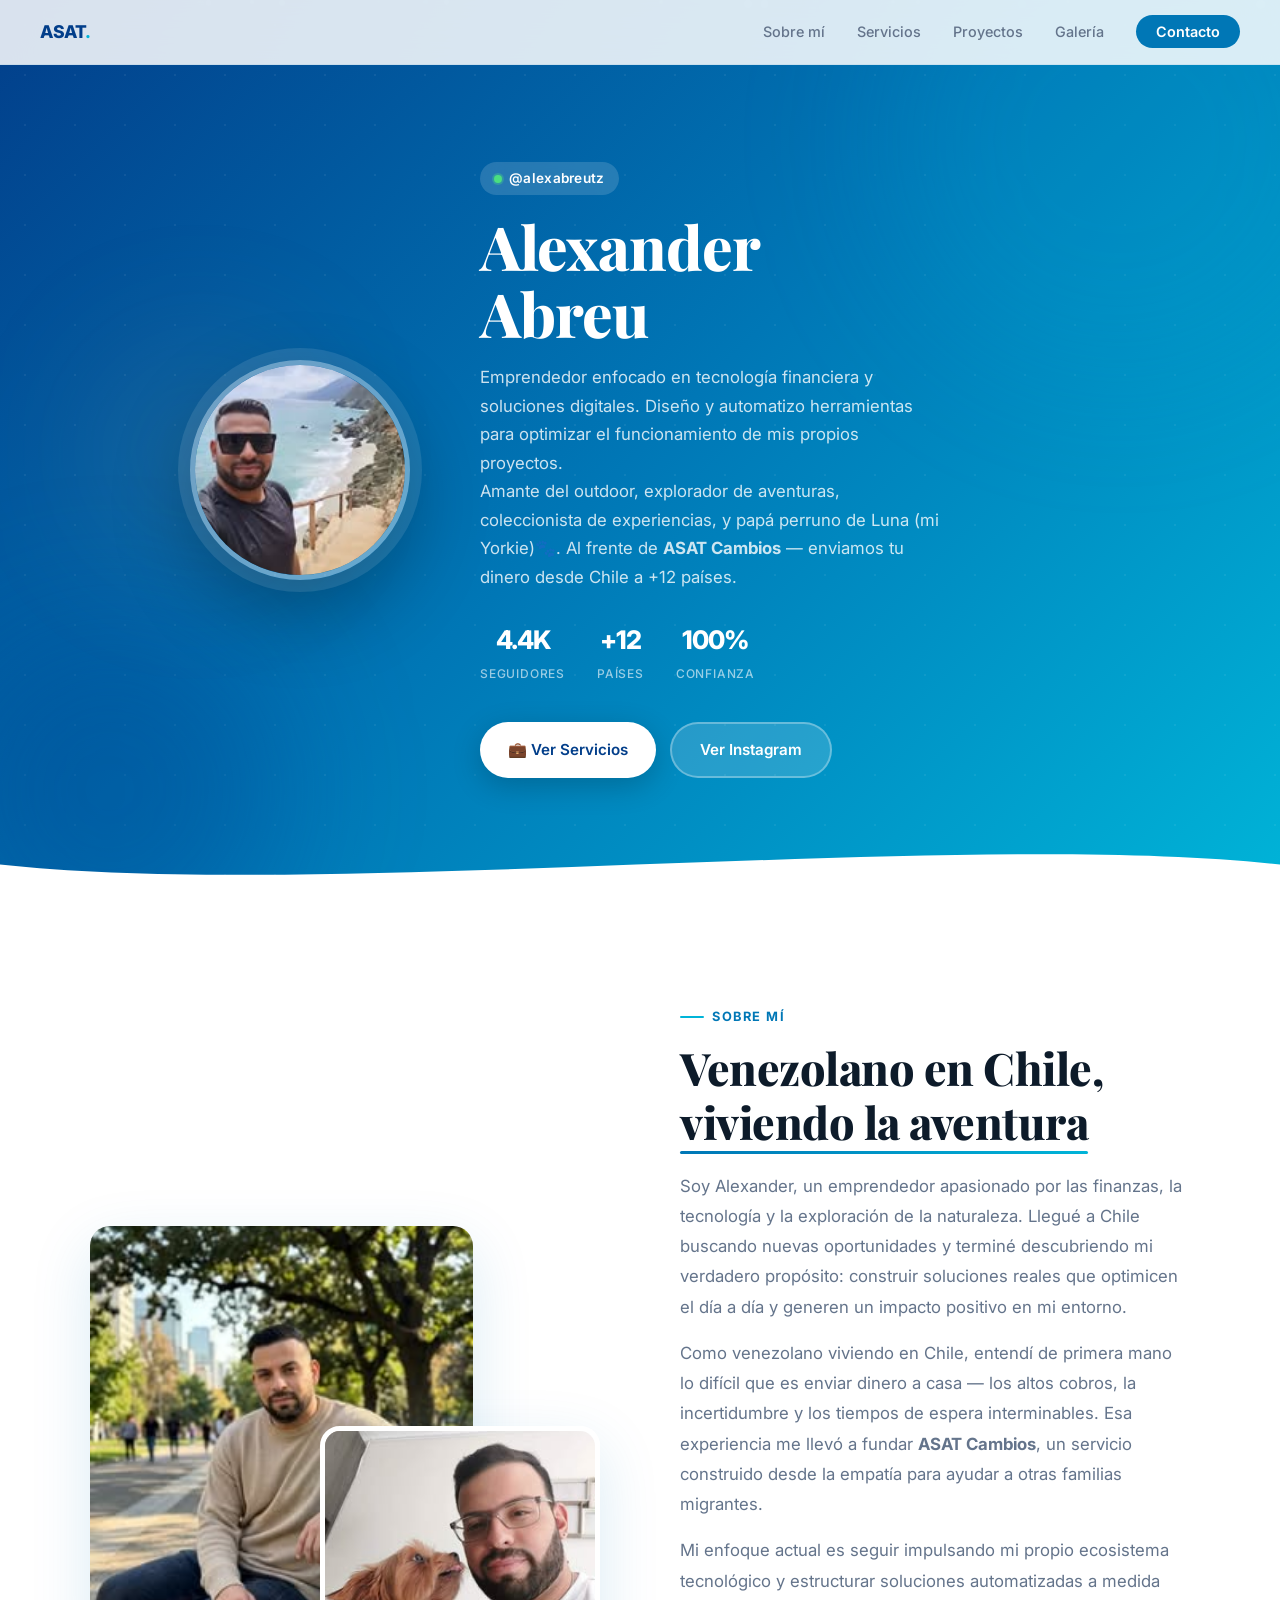
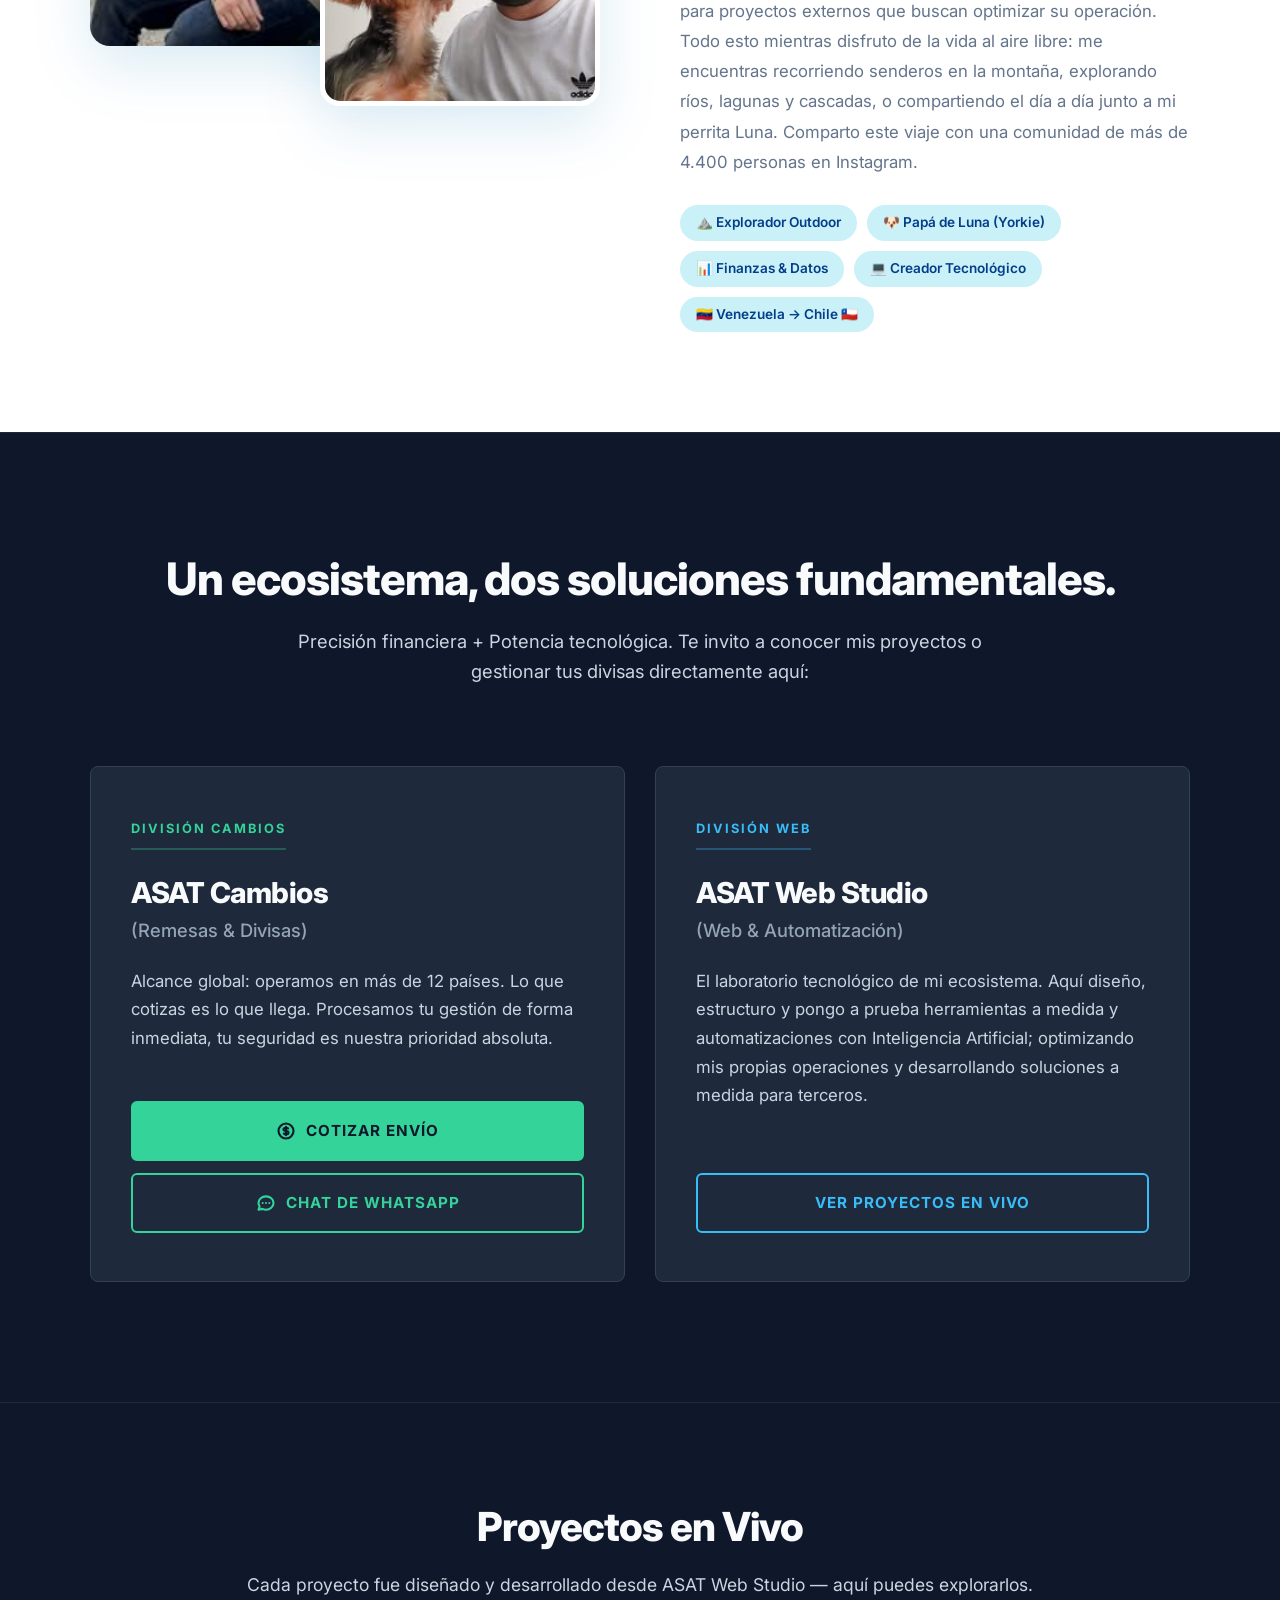
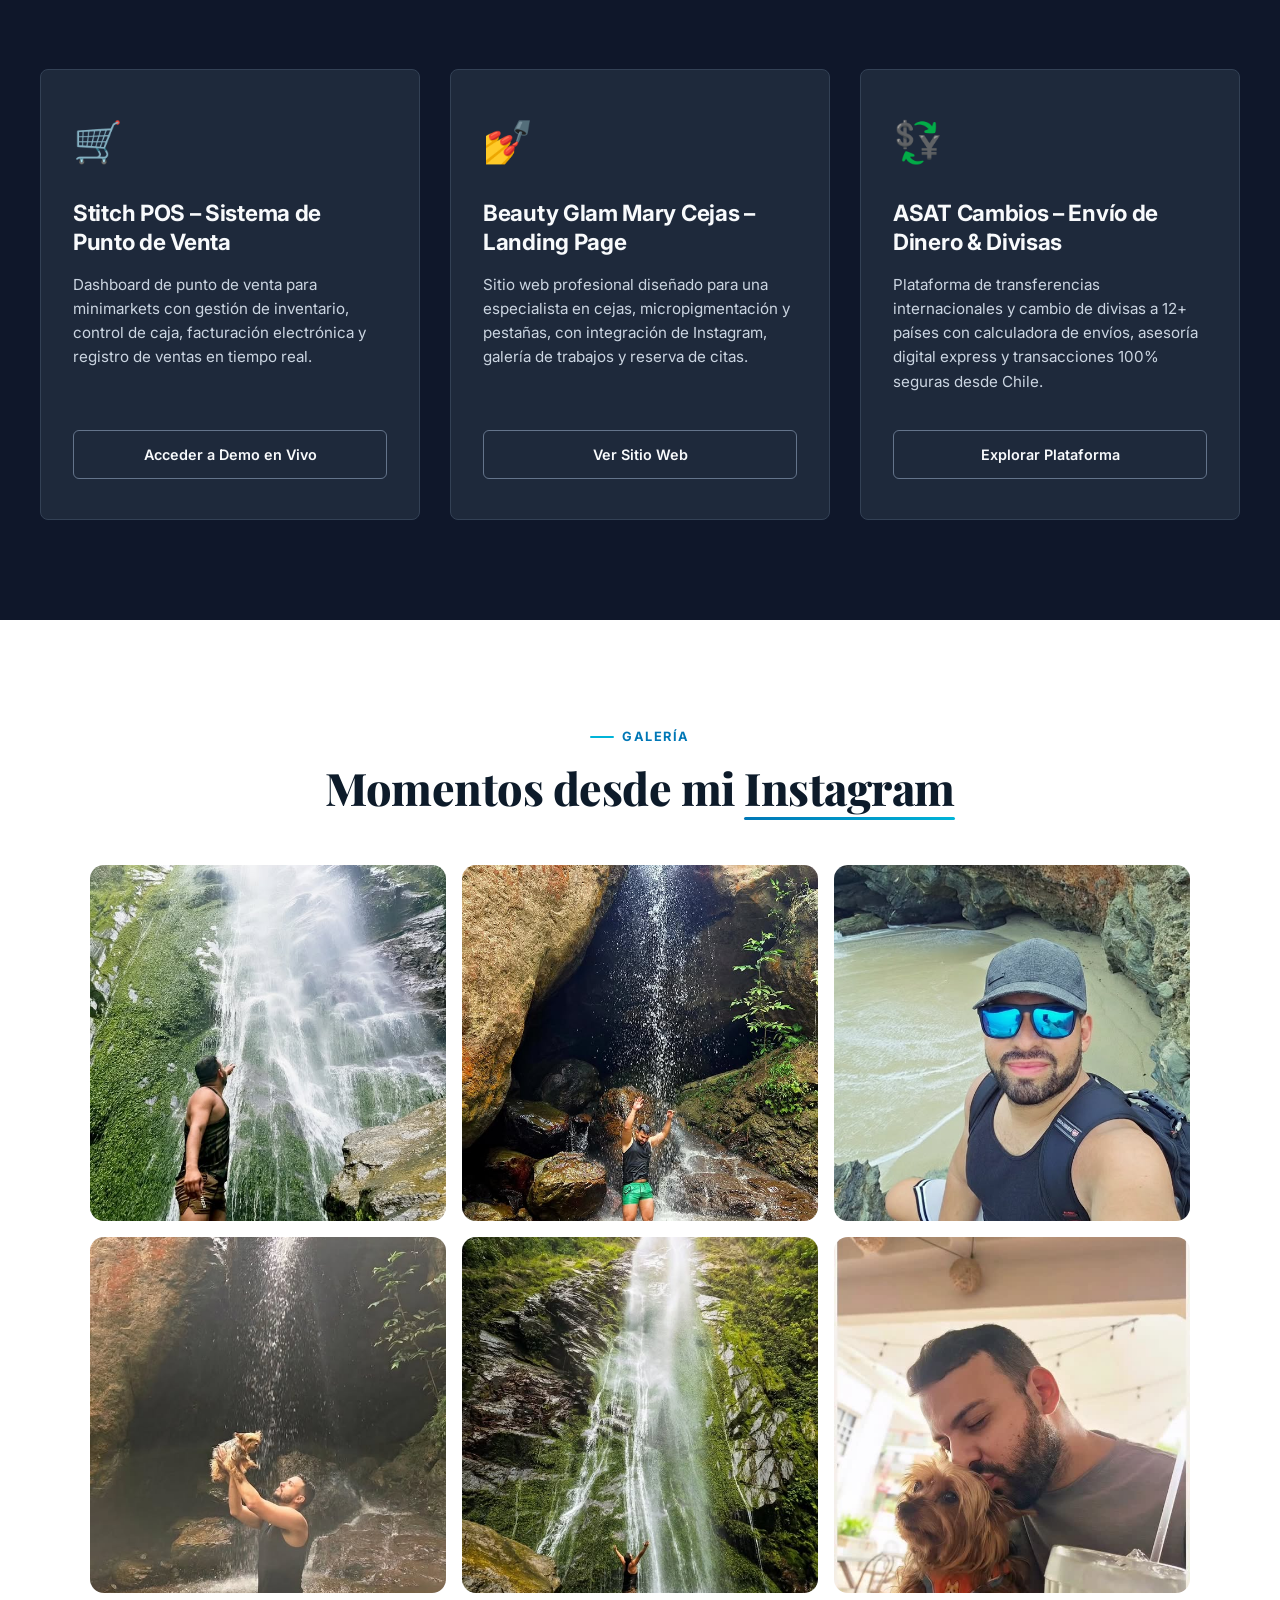
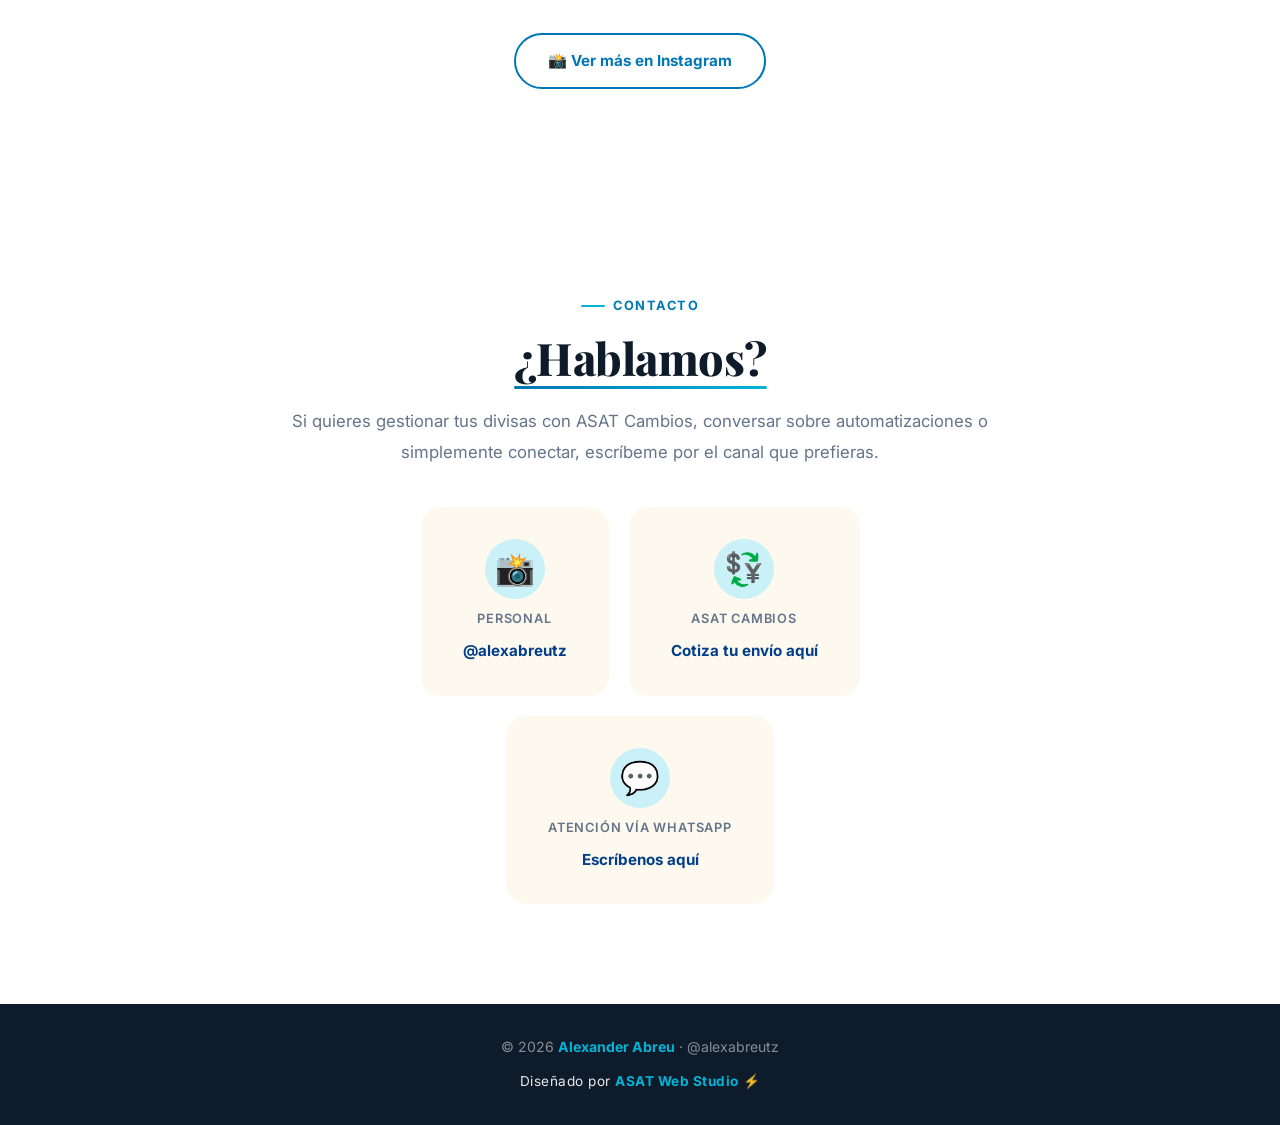
<file: index.html>
<!DOCTYPE html>
<html lang="es">

<head>
  <meta charset="UTF-8" />
  <meta name="viewport" content="width=device-width, initial-scale=1.0" />
  <title>Alexander Abreu | @alexabreutz</title>
  <meta name="description"
    content="Alexander Abreu — Emprendedor, viajero y papá perruno. Founder de ASAT Cambios, enviamos tu dinero desde Chile a más de 10 países." />
  <meta name="robots" content="index, follow" />
  <link rel="canonical" href="https://alexanderabreu.web.app/" />

  <!-- Open Graph -->
  <meta property="og:type" content="website" />
  <meta property="og:url" content="https://alexanderabreu.web.app/" />
  <meta property="og:title" content="Alexander Abreu | Founder de ASAT Cambios" />
  <meta property="og:description"
    content="Emprendedor venezolano en Chile y fundador de ASAT Cambios — envíos de dinero desde Chile a Venezuela y +10 países de forma rápida y segura." />
  <meta property="og:image" content="https://alexanderabreu.web.app/assets/profile-candidate-0.jpg" />
  <meta property="og:locale" content="es_ES" />
  <meta property="og:site_name" content="Alexander Abreu" />

  <!-- Twitter Card -->
  <meta name="twitter:card" content="summary_large_image" />
  <meta name="twitter:site" content="@alexabreutz" />
  <meta name="twitter:title" content="Alexander Abreu | Founder de ASAT Cambios" />
  <meta name="twitter:description"
    content="Emprendedor venezolano en Chile. Envía dinero a Venezuela y +10 países con ASAT Cambios — rápido, seguro y sin sorpresas." />
  <meta name="twitter:image" content="https://alexanderabreu.web.app/assets/profile-candidate-0.jpg" />

  <!-- Favicons -->
  <link rel="icon" type="image/svg+xml" href="assets/favicon.svg" />
  <link rel="icon" type="image/png" sizes="32x32" href="assets/favicon-32x32.png" />
  <link rel="icon" type="image/png" sizes="16x16" href="assets/favicon-16x16.png" />
  <link rel="apple-touch-icon" href="assets/apple-touch-icon.png" />

  <link rel="preconnect" href="https://fonts.googleapis.com" />
  <link rel="preconnect" href="https://fonts.gstatic.com" crossorigin />
  <link
    href="https://fonts.googleapis.com/css2?family=Inter:wght@300;400;500;600;700;800&family=Playfair+Display:wght@700;800&display=swap"
    rel="stylesheet" />
  <link rel="stylesheet" href="css/styles.css" />

  <!-- Schema.org JSON-LD -->
  <script type="application/ld+json">
  {
    "@context": "https://schema.org",
    "@graph": [
      {
        "@type": "Person",
        "@id": "https://alexanderabreu.web.app/#person",
        "name": "Alexander Abreu",
        "url": "https://alexanderabreu.web.app/",
        "description": "Emprendedor venezolano en Chile, fundador de ASAT Cambios. Transferencias de dinero desde Chile a Venezuela y más de 10 países.",
        "image": "https://alexanderabreu.web.app/assets/profile-candidate-0.jpg",
        "nationality": "Venezuelan",
        "knowsLanguage": "es",
        "sameAs": [
          "https://instagram.com/alexabreutz",
          "https://wa.me/56937484821"
        ],
        "worksFor": {
          "@type": "Organization",
          "name": "ASAT Cambios",
          "url": "https://web-asat-servicios.web.app"
        }
      },
      {
        "@type": "Organization",
        "name": "ASAT Cambios",
        "url": "https://web-asat-servicios.web.app",
        "founder": { "@id": "https://alexanderabreu.web.app/#person" },
        "description": "Servicio de transferencias de dinero desde Chile a Venezuela y más de 10 países. Rápido, seguro y sin comisiones ocultas.",
        "areaServed": ["CL", "VE"],
        "sameAs": ["https://instagram.com/asatcambios"]
      },
      {
        "@type": "WebSite",
        "url": "https://alexanderabreu.web.app/",
        "name": "Alexander Abreu",
        "author": { "@id": "https://alexanderabreu.web.app/#person" }
      }
    ]
  }
  </script>
</head>

<body>

  <!-- NAV -->
  <nav id="main-nav">
    <a href="#" class="nav-logo" style="text-decoration: none;">ASAT<span>.</span></a>
    <ul class="nav-links">
      <li><a href="#sobre-mi">Sobre mí</a></li>
      <li><a href="#servicios">Servicios</a></li>
      <li><a href="#showcase">Proyectos</a></li>
      <li><a href="#galeria">Galería</a></li>
      <li><a href="#contacto" class="nav-cta">Contacto</a></li>
    </ul>
  </nav>

  <!-- HERO -->
  <section class="hero">
    <div class="hero-bg-grid"></div>
    <div class="orb orb-1"></div>
    <div class="orb orb-2"></div>
    <div class="orb orb-3"></div>
    <div id="particles"></div>
    <div class="hero-inner">
      <div class="hero-photo-wrap">
        <img src="assets/instagram/profile.jpg" alt="Alexander Abreu, fundador de ASAT Cambios" class="hero-photo"
          width="220" height="220" />
      </div>
      <div class="hero-text">
        <div class="hero-handle">@alexabreutz</div>
        <h1 class="hero-name">Alexander<br />Abreu</h1>
        <p class="hero-bio">
          Emprendedor enfocado en tecnología financiera y soluciones digitales. Diseño y automatizo herramientas para optimizar el
          funcionamiento de mis propios proyectos.<br />
          Amante del outdoor, explorador de aventuras, coleccionista de experiencias, y papá perruno de Luna (mi
          Yorkie)🐾. Al frente de <strong>ASAT Cambios</strong> — enviamos tu dinero desde Chile a +12 países.
        </p>
        <div class="hero-stats">
          <div class="stat">
            <span class="stat-number counter" data-target="4400" data-suffix="K" data-divisor="1000">4.4K</span>
            <span class="stat-label">Seguidores</span>
          </div>
          <div class="stat">
            <span class="stat-number counter" data-target="12" data-prefix="+">+12</span>
            <span class="stat-label">Países</span>
          </div>
          <div class="stat">
            <span class="stat-number counter" data-target="100" data-suffix="%">100%</span>
            <span class="stat-label">Confianza</span>
          </div>
        </div>
        <div class="hero-buttons">
          <a href="#servicios" class="btn btn-primary">💼 Ver Servicios</a>
          <a href="https://instagram.com/alexabreutz" target="_blank" rel="noopener noreferrer"
            class="btn btn-secondary">Ver Instagram</a>
        </div>
      </div>
    </div>
    <div class="hero-wave">
      <svg viewBox="0 0 1440 80" preserveAspectRatio="none" xmlns="http://www.w3.org/2000/svg">
        <path d="M0,40 C360,80 1080,0 1440,40 L1440,80 L0,80 Z" fill="#ffffff" />
      </svg>
    </div>
  </section>

  <!-- ABOUT -->
  <section class="section about" id="sobre-mi">
    <div class="section-inner">
      <div class="about-grid">
        <div class="about-image-stack reveal-left">
          <img src="assets/post-net-7.jpg" alt="Alexander Abreu, emprendedor venezolano en Chile" class="about-img-main"
            loading="lazy" />
          <img src="assets/post-net-8.jpg" alt="Alexander Abreu en Santiago de Chile" class="about-img-accent"
            loading="lazy" />
        </div>
        <div class="about-content">
          <div class="section-tag reveal">Sobre mí</div>
          <h2 class="section-title reveal d1">Venezolano en Chile, <span class="underline">viviendo la aventura</span>
          </h2>
          <p class="section-text reveal d2">
            Soy Alexander, un emprendedor apasionado por las finanzas, la tecnología y la exploración de la naturaleza.
            Llegué a Chile buscando nuevas oportunidades y terminé descubriendo mi verdadero propósito: construir
            soluciones reales que optimicen el día a día y generen un impacto positivo en mi entorno.
          </p>
          <p class="section-text reveal d3">
            Como venezolano viviendo en Chile, entendí de primera mano lo difícil que es enviar dinero a casa — los
            altos cobros, la incertidumbre y los tiempos de espera interminables. Esa experiencia me llevó a fundar
            <strong>ASAT Cambios</strong>, un servicio construido desde la empatía para ayudar a otras familias
            migrantes.
          </p>
          <p class="section-text reveal d4">
            Mi enfoque actual es seguir impulsando mi propio ecosistema tecnológico y estructurar soluciones
            automatizadas a medida para proyectos externos que buscan optimizar su operación. Todo esto mientras
            disfruto de la vida al aire libre: me encuentras recorriendo senderos en la montaña, explorando ríos,
            lagunas y cascadas, o compartiendo el día a día junto a mi perrita Luna. Comparto este viaje con una
            comunidad de más de 4.400 personas en Instagram.
          </p>
          <div class="tags reveal d4">
            <span class="tag">⛰️ Explorador Outdoor</span>
            <span class="tag">🐶 Papá de Luna (Yorkie)</span>
            <span class="tag">📊 Finanzas & Datos</span>
            <span class="tag">💻 Creador Tecnológico</span>
            <span class="tag">🇻🇪 Venezuela → Chile 🇨🇱</span>
          </div>
        </div>
      </div>
    </div>
  </section>

  <!-- SERVICIOS -->
  <!-- ECOSISTEMA ASAT -->


  <section class="ecosystem-section" id="servicios">
    <div class="ecosystem-inner">
      <div class="ecosystem-header reveal">
        <h2 class="ecosystem-title">Un ecosistema, dos soluciones fundamentales.</h2>
        <p class="ecosystem-subtitle">Precisión financiera + Potencia tecnológica. Te invito a conocer mis proyectos
          o gestionar tus divisas directamente aquí:</p>
      </div>

      <div class="ecosystem-grid">
        <!-- División Cambios -->
        <div class="ecosystem-card cambios reveal-left">
          <div><span class="eco-card-tag cambios">División Cambios</span></div>
          <h3 class="eco-card-title">ASAT Cambios<span>(Remesas & Divisas)</span></h3>
          <p class="eco-card-desc">Alcance global: operamos en más de 12 países. Lo que cotizas es lo que llega.
            Procesamos tu gestión de forma inmediata, tu seguridad es nuestra prioridad absoluta.</p>
          <div style="display: flex; flex-direction: row; flex-wrap: wrap; gap: 12px; margin-top: auto;">
            <a href="https://web-asat-servicios.web.app/cambios.html#calculator" target="_blank"
              rel="noopener noreferrer" class="eco-btn eco-btn-cambios-solid">
              <svg width="20" height="20" fill="none" stroke="currentColor" stroke-width="2.5" viewBox="0 0 24 24"
                style="margin-right:10px;">
                <path stroke-linecap="round" stroke-linejoin="round"
                  d="M12 8c-1.657 0-3 .895-3 2s1.343 2 3 2 3 .895 3 2-1.343 2-3 2m0-8c1.11 0 2.08.402 2.599 1M12 8V7m0 1v8m0 0v1m0-1c-1.11 0-2.08-.402-2.599-1M21 12a9 9 0 11-18 0 9 9 0 0118 0z">
                </path>
              </svg>
              Cotizar Envío
            </a>
            <a href="https://wa.me/56937484821" target="_blank" rel="noopener noreferrer"
              class="eco-btn eco-btn-cambios">
              <svg width="20" height="20" fill="none" stroke="currentColor" stroke-width="2.5" viewBox="0 0 24 24"
                style="margin-right:10px;">
                <path stroke-linecap="round" stroke-linejoin="round"
                  d="M8 12h.01M12 12h.01M16 12h.01M21 12c0 4.418-4.03 8-9 8a9.863 9.863 0 01-4.255-.949L3 20l1.395-3.72C3.512 15.042 3 13.574 3 12c0-4.418 4.03-8 9-8s9 3.582 9 8z">
                </path>
              </svg>
              Chat de WhatsApp
            </a>
          </div>
        </div>

        <!-- División Web -->
        <div class="ecosystem-card web reveal-right">
          <div><span class="eco-card-tag web">División Web</span></div>
          <h3 class="eco-card-title">ASAT Web Studio<span>(Web & Automatización)</span></h3>
          <p class="eco-card-desc">El laboratorio tecnológico de mi ecosistema. Aquí diseño, estructuro y pongo a prueba
            herramientas a medida y automatizaciones con Inteligencia Artificial; optimizando mis propias operaciones y
            desarrollando soluciones a medida para terceros.</p>
          <a href="#showcase" class="eco-btn eco-btn-web">Ver proyectos en vivo</a>
        </div>
      </div>
    </div>
  </section>

  <!-- SHOWCASE -->


  <section class="showcase-section" id="showcase">
    <div class="showcase-inner">
      <div class="showcase-header reveal">
        <h2 class="showcase-title">Proyectos en Vivo</h2>
        <p class="showcase-subtitle">Cada proyecto fue diseñado y desarrollado desde ASAT Web Studio — aquí puedes explorarlos.</p>
      </div>

      <div class="showcase-grid">
        <!-- Tarjeta 1 -->
        <div class="showcase-card web reveal-zoom">
          <div class="showcase-icon">🛒</div>
          <h3 class="showcase-card-title">Stitch POS – Sistema de Punto de Venta</h3>
          <p class="showcase-card-desc">Dashboard de punto de venta para minimarkets con gestión de inventario, control
            de caja, facturación electrónica y registro de ventas en tiempo real.</p>
          <a href="https://stitch-pos.vercel.app/" target="_blank" rel="noopener noreferrer"
            class="showcase-btn">Acceder a Demo en Vivo</a>
        </div>

        <!-- Tarjeta 2 -->
        <div class="showcase-card cambios reveal-zoom" style="transition-delay: 0.1s;">
          <div class="showcase-icon">💅</div>
          <h3 class="showcase-card-title">Beauty Glam Mary Cejas – Landing Page</h3>
          <p class="showcase-card-desc">Sitio web profesional diseñado para una especialista en cejas, micropigmentación
            y pestañas, con integración de Instagram, galería de trabajos y reserva de citas.</p>
          <a href="https://beauty-glam-mary-cejas.web.app/" target="_blank" rel="noopener noreferrer"
            class="showcase-btn">Ver Sitio Web</a>
        </div>

        <!-- Tarjeta 3 -->
        <div class="showcase-card cambios reveal-zoom" style="transition-delay: 0.2s;">
          <div class="showcase-icon">💱</div>
          <h3 class="showcase-card-title">ASAT Cambios – Envío de Dinero &amp; Divisas</h3>
          <p class="showcase-card-desc">Plataforma de transferencias internacionales y cambio de divisas a 12+ países
            con calculadora de envíos, asesoría digital express y transacciones 100% seguras desde Chile.</p>
          <a href="https://web-asat-servicios.web.app/cambios.html" target="_blank" rel="noopener noreferrer"
            class="showcase-btn">Explorar Plataforma</a>
        </div>
      </div>
    </div>
  </section>

  <!-- GALLERY -->
  <section class="section gallery" id="galeria">
    <div class="section-inner">
      <div class="gallery-header reveal">
        <div class="section-tag" style="justify-content: center;">Galería</div>
        <h2 class="section-title">Momentos desde mi <span class="underline">Instagram</span></h2>
      </div>
      <div class="gallery-grid">
        <div class="gallery-item">
          <img src="assets/instagram/post-1.jpg"
            alt="Alexander Abreu - Actividades outdoor y exploración en la naturaleza" loading="lazy" />
          <div class="gallery-overlay"><span>📸 Momento</span></div>
        </div>
        <div class="gallery-item">
          <img src="assets/instagram/post-2.jpg" alt="Emprendimiento y liderazgo en ASAT Cambios" loading="lazy" />
          <div class="gallery-overlay"><span>📸 Momento</span></div>
        </div>
        <div class="gallery-item">
          <img src="assets/instagram/post-3.jpg" alt="Luna, la Yorkie de Alexander Abreu y compañera de aventuras"
            loading="lazy" />
          <div class="gallery-overlay"><span>📸 Momento</span></div>
        </div>
        <div class="gallery-item">
          <img src="assets/instagram/post-4.jpg" alt="Viajes, paisajes y recolección de experiencias outdoor"
            loading="lazy" />
          <div class="gallery-overlay"><span>📸 Momento</span></div>
        </div>
        <div class="gallery-item">
          <img src="assets/instagram/post-5.jpg"
            alt="Gestión financiera y automatización digital en proyectos de divisas" loading="lazy" />
          <div class="gallery-overlay"><span>📸 Momento</span></div>
        </div>
        <div class="gallery-item">
          <img src="assets/instagram/post-6.jpg" alt="Alexander Abreu compartiendo momentos y estilo de vida"
            loading="lazy" />
          <div class="gallery-overlay"><span>📸 Momento</span></div>
        </div>
      </div>
      <div class="gallery-footer">
        <a href="https://instagram.com/alexabreutz" target="_blank" rel="noopener noreferrer" class="btn-outline">
          📸 Ver más en Instagram
        </a>
      </div>
    </div>
  </section>

  <!-- CONTACT -->
  <section class="section contact" id="contacto">
    <div class="contact-inner">
      <div class="section-tag reveal" style="justify-content: center;">Contacto</div>
      <h2 class="section-title reveal d1"><span class="underline">¿Hablamos?</span></h2>
      <p class="section-text reveal d2">
        Si quieres gestionar tus divisas con ASAT Cambios, conversar sobre automatizaciones o simplemente conectar,
        escríbeme por el canal que prefieras.
      </p>
      <div class="contact-cards">
        <a href="https://instagram.com/alexabreutz" target="_blank" rel="noopener noreferrer" class="contact-card">
          <div class="contact-icon">📸</div>
          <span class="contact-label">Personal</span>
          <span class="contact-value">@alexabreutz</span>
        </a>
        <a href="https://web-asat-servicios.web.app/cambios.html#calculator" target="_blank" rel="noopener noreferrer"
          class="contact-card">
          <div class="contact-icon">💱</div>
          <span class="contact-label">ASAT Cambios</span>
          <span class="contact-value">Cotiza tu envío aquí</span>
        </a>
        <a href="https://wa.me/56937484821" target="_blank" rel="noopener noreferrer" class="contact-card">
          <div class="contact-icon">💬</div>
          <span class="contact-label">Atención vía WhatsApp</span>
          <span class="contact-value">Escríbenos aquí</span>
        </a>
      </div>
    </div>
  </section>

  <!-- FOOTER -->
  <footer>
    <p>© 2026 <strong>Alexander Abreu</strong> · @alexabreutz</p>
    <p style="margin-top: 12px; font-size: 0.85rem; color: rgba(255,255,255,0.9); letter-spacing: 0.5px;">Diseñado por
      <span style="color: var(--sky); font-weight: 700;">ASAT Web Studio</span> ⚡</p>
  </footer>

  <script src="js/main.js?v=2" defer></script>
</body>

</html>
</file>
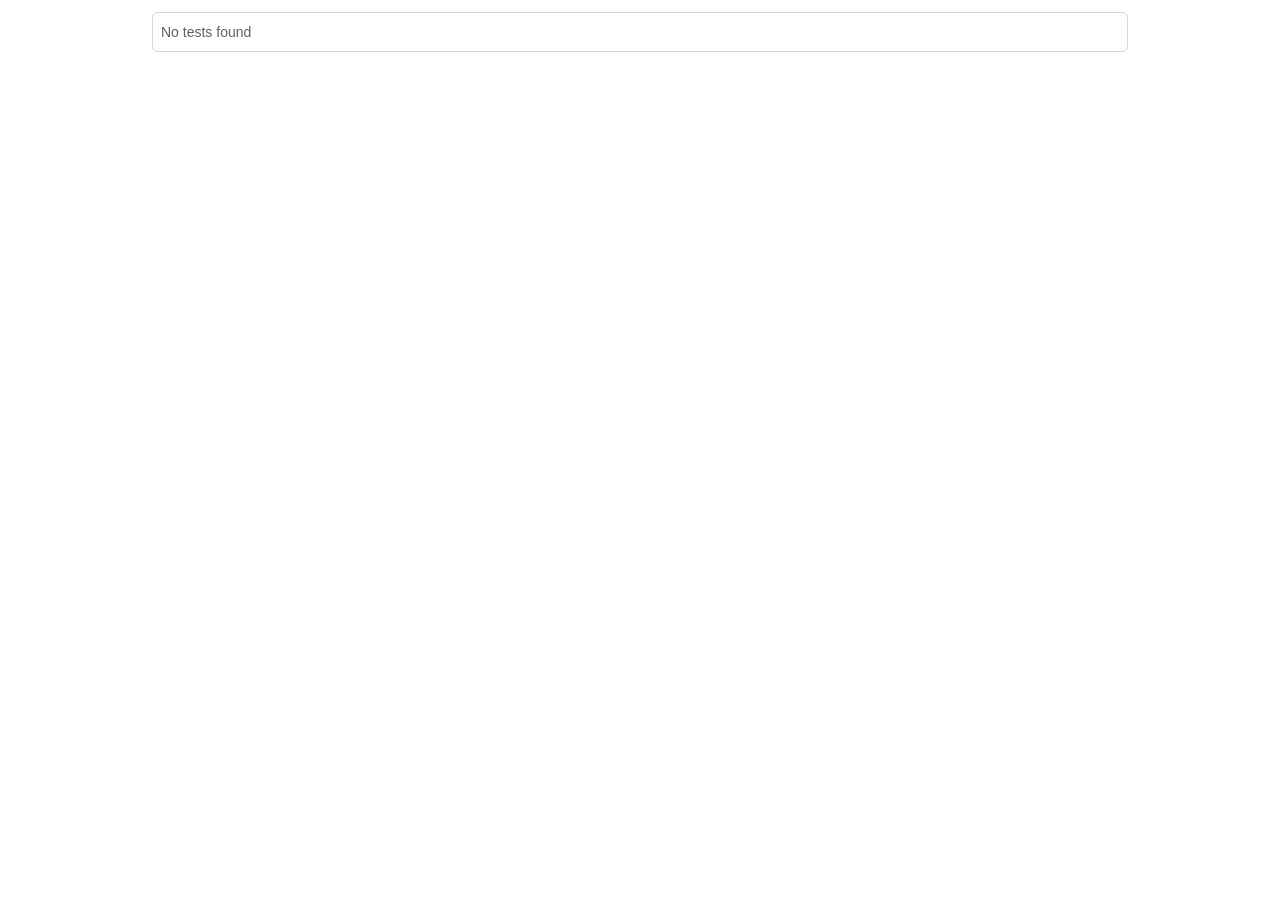
<file: node_modules/playwright-core/lib/vite/htmlReport/index.html>
<!DOCTYPE html>
<html style='scrollbar-gutter: stable both-edges;'>
  <head>
    <meta charset='UTF-8'>
    <meta name='color-scheme' content='dark light'>
    <meta name='viewport' content='width=device-width, initial-scale=1.0'>
    <title>Playwright Test Report</title>
    <script type="module" crossorigin src="./report.js"></script>
    <link rel="stylesheet" crossorigin href="./report.css">
  </head>
  <body>
    <div id='root'></div>
  </body>
</html>
</file>
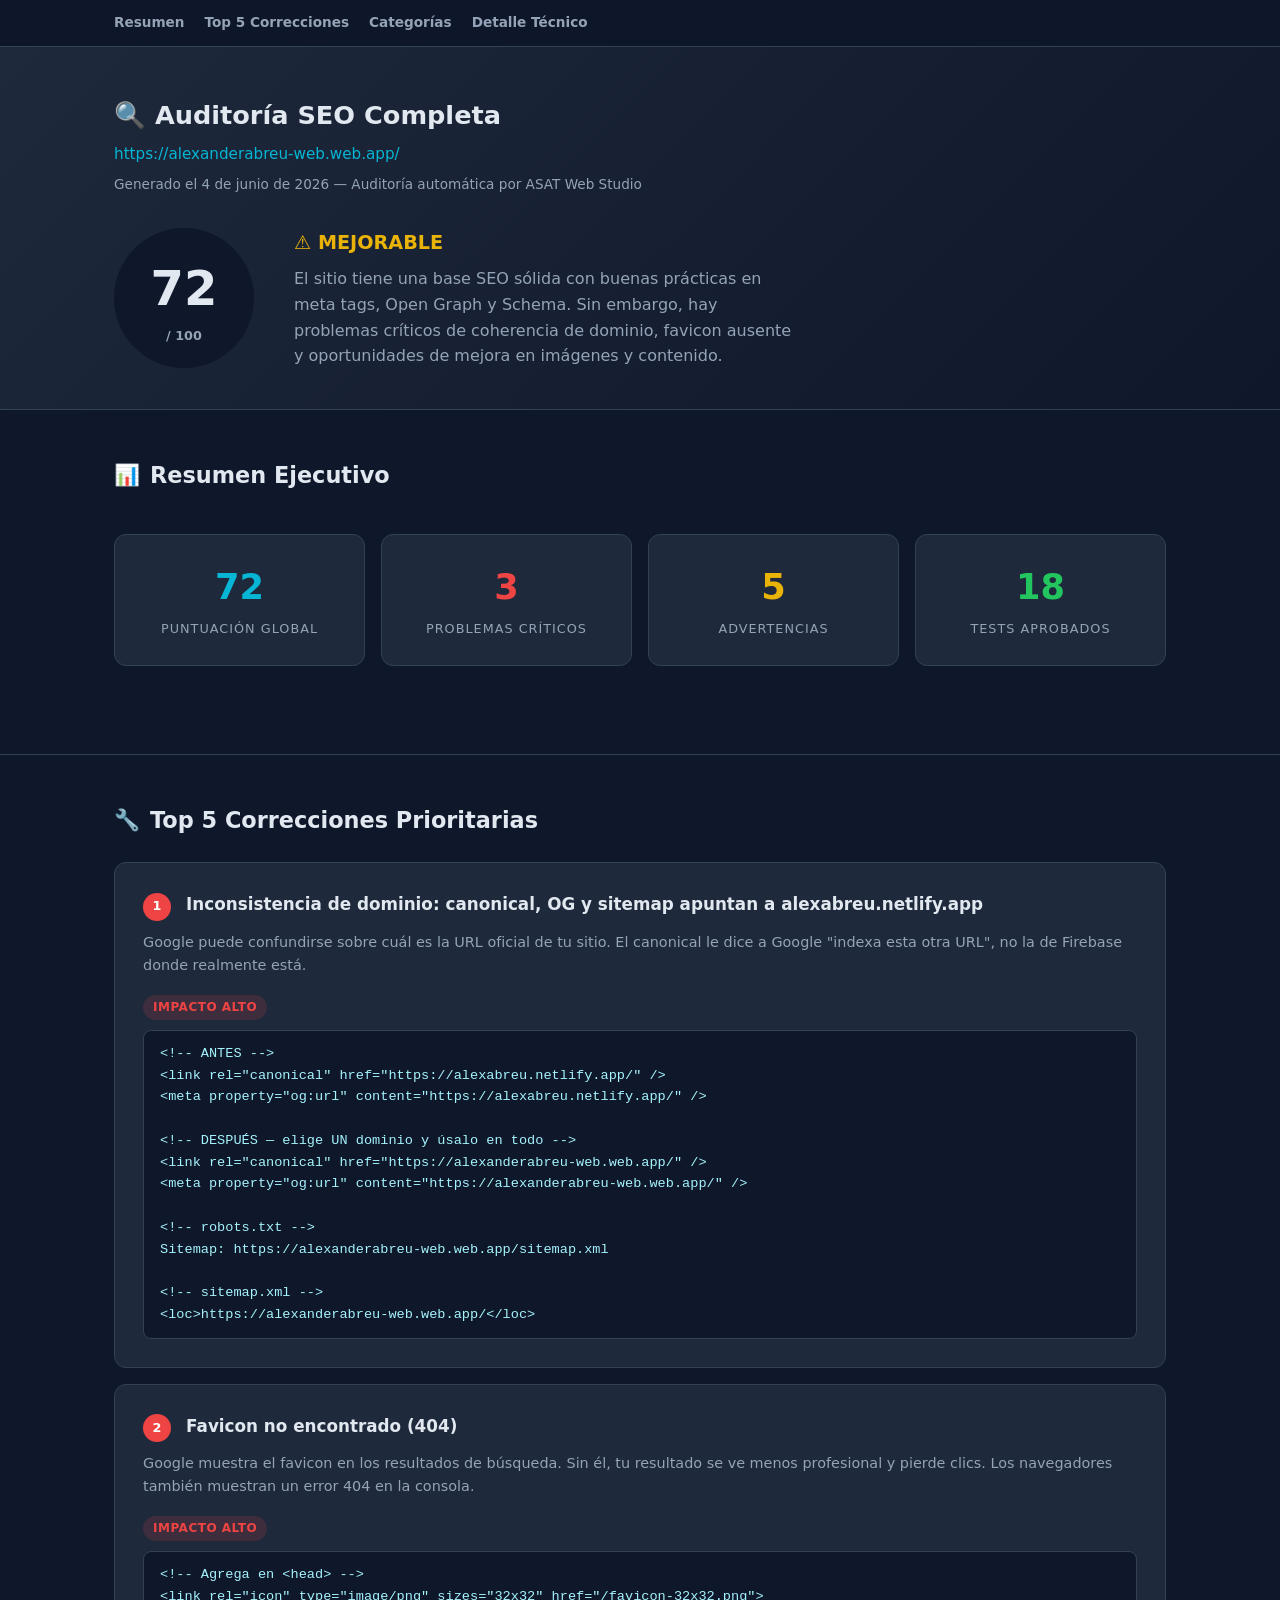
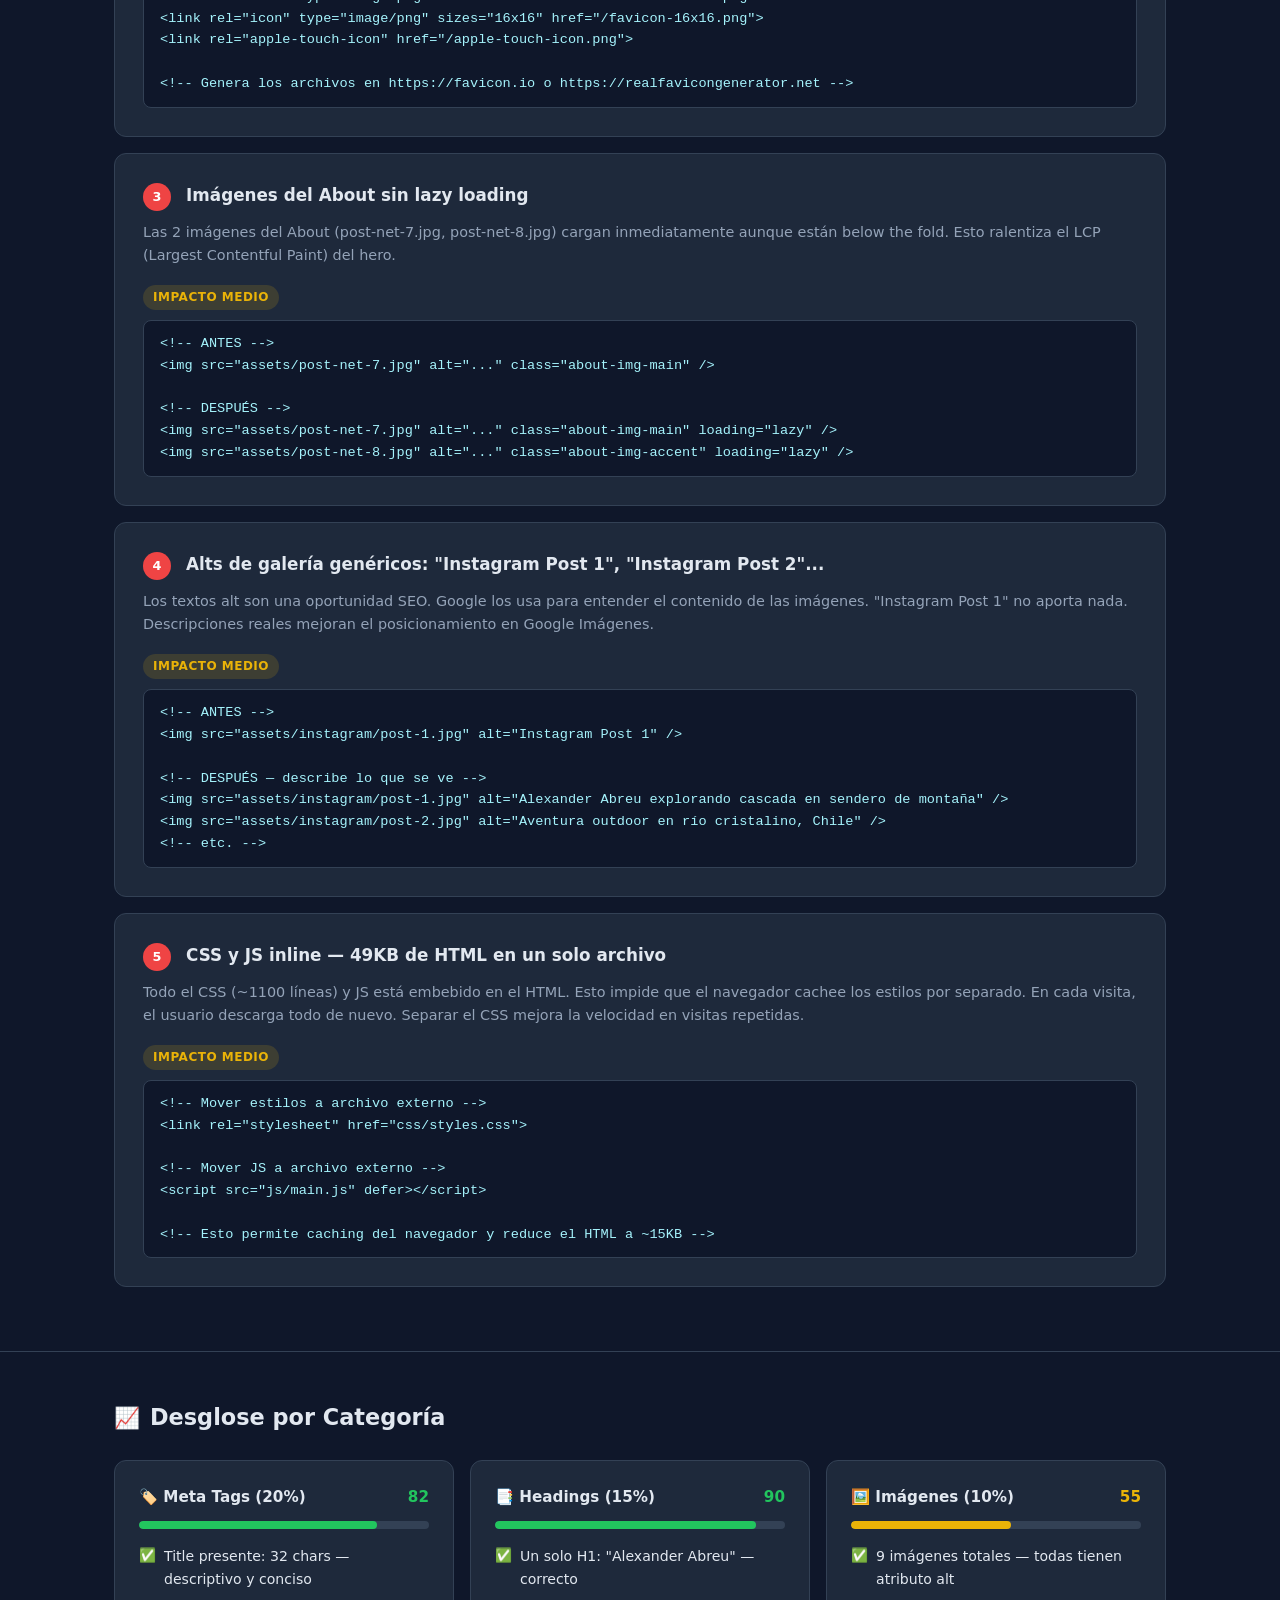
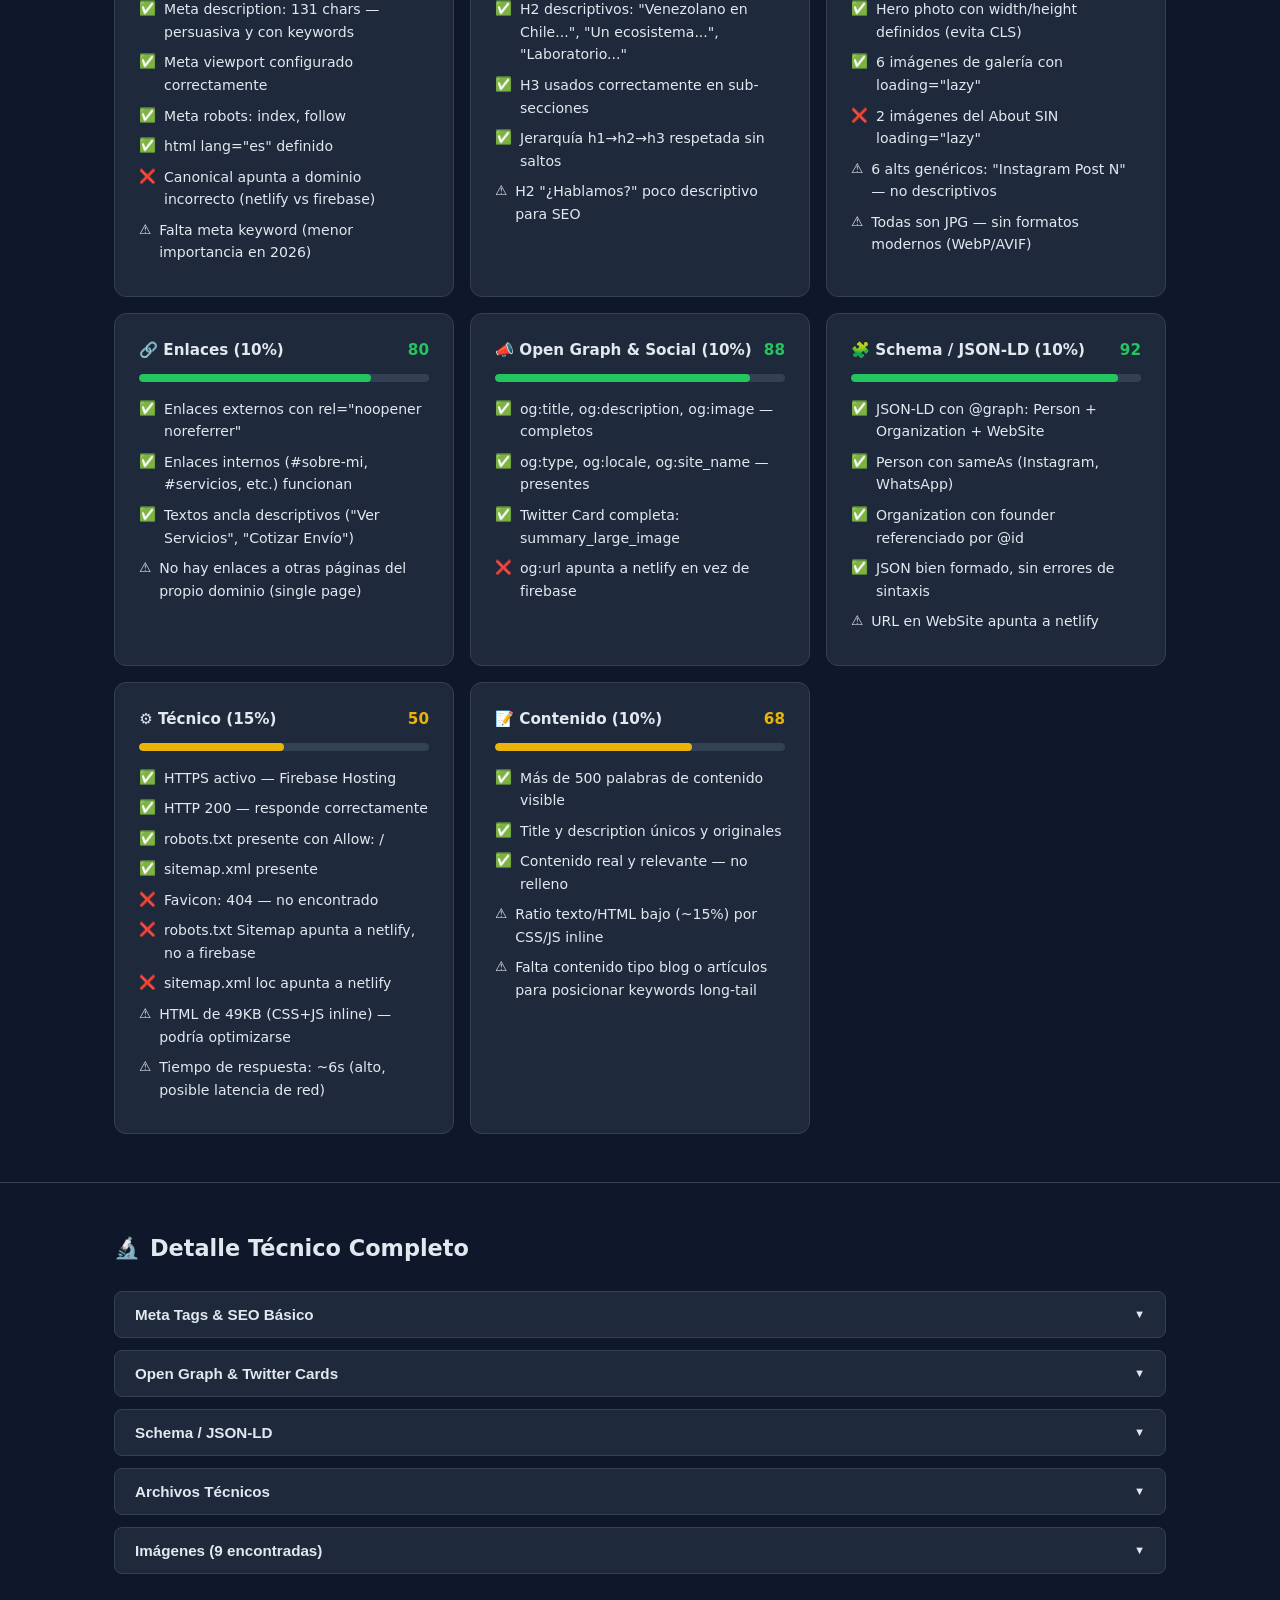
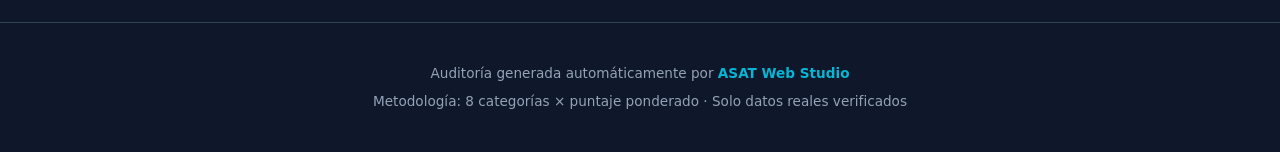
<file: auditoria-seo-alexanderabreu-web.html>
<!DOCTYPE html>
<html lang="es">
<head>
  <meta charset="UTF-8">
  <meta name="viewport" content="width=device-width, initial-scale=1.0">
  <title>Auditoría SEO — alexanderabreu-web.web.app</title>
  <style>
    *, *::before, *::after { box-sizing: border-box; margin: 0; padding: 0; }

    :root {
      --bg: #0f172a;
      --card: #1e293b;
      --border: #334155;
      --text: #e2e8f0;
      --muted: #94a3b8;
      --green: #22c55e;
      --yellow: #eab308;
      --red: #ef4444;
      --blue: #3b82f6;
      --cyan: #06b6d4;
    }

    body {
      font-family: 'Segoe UI', system-ui, -apple-system, sans-serif;
      background: var(--bg);
      color: var(--text);
      line-height: 1.6;
    }

    .container { max-width: 1100px; margin: 0 auto; padding: 0 24px; }

    /* HEADER */
    .audit-header {
      background: linear-gradient(135deg, #1e293b 0%, #0f172a 100%);
      border-bottom: 1px solid var(--border);
      padding: 48px 0 40px;
    }
    .audit-header h1 { font-size: 1.6rem; font-weight: 800; margin-bottom: 6px; }
    .audit-header .url { color: var(--cyan); font-size: 0.95rem; word-break: break-all; }
    .audit-header .date { color: var(--muted); font-size: 0.85rem; margin-top: 8px; }

    .score-hero {
      display: flex; align-items: center; gap: 40px; margin-top: 32px; flex-wrap: wrap;
    }
    .score-circle {
      width: 140px; height: 140px; border-radius: 50%; display: flex; flex-direction: column;
      align-items: center; justify-content: center; font-size: 3rem; font-weight: 900;
      flex-shrink: 0; position: relative;
    }
    .score-circle::before {
      content: ''; position: absolute; inset: -4px; border-radius: 50%;
      background: conic-gradient(var(--score-color) calc(var(--score) * 3.6deg), #334155 0);
      z-index: -1;
    }
    .score-circle { background: var(--bg); }
    .score-circle small { font-size: 0.8rem; font-weight: 600; color: var(--muted); }
    .score-level { font-size: 1.2rem; font-weight: 700; }
    .score-level.yellow { color: var(--yellow); }
    .score-level.green { color: var(--green); }
    .score-level.red { color: var(--red); }

    /* SUMMARY CARDS */
    .summary-cards {
      display: grid; grid-template-columns: repeat(auto-fit, minmax(min(200px, 100%), 1fr));
      gap: 16px; margin: 40px 0;
    }
    .s-card {
      background: var(--card); border: 1px solid var(--border); border-radius: 12px;
      padding: 24px; text-align: center;
    }
    .s-card .num { font-size: 2.2rem; font-weight: 800; display: block; }
    .s-card .label { font-size: 0.8rem; color: var(--muted); text-transform: uppercase; letter-spacing: 1px; margin-top: 4px; }
    .s-card.critical .num { color: var(--red); }
    .s-card.warn .num { color: var(--yellow); }
    .s-card.pass .num { color: var(--green); }
    .s-card.score .num { color: var(--cyan); }

    /* SECTIONS */
    section { padding: 48px 0; }
    section + section { border-top: 1px solid var(--border); }
    .section-title { font-size: 1.4rem; font-weight: 800; margin-bottom: 24px; display: flex; align-items: center; gap: 10px; }
    .section-title .icon { font-size: 1.3rem; }

    /* TOP 5 */
    .fix-card {
      background: var(--card); border: 1px solid var(--border); border-radius: 12px;
      padding: 28px; margin-bottom: 16px;
    }
    .fix-card .fix-num {
      display: inline-flex; align-items: center; justify-content: center;
      width: 28px; height: 28px; background: var(--red); color: white;
      border-radius: 50%; font-size: 0.8rem; font-weight: 700; margin-right: 10px;
    }
    .fix-card h3 { display: inline; font-size: 1.05rem; }
    .fix-card .why { color: var(--muted); font-size: 0.9rem; margin: 10px 0; }
    .fix-card code, .fix-card pre {
      background: #0f172a; border: 1px solid #334155; border-radius: 8px; padding: 12px 16px;
      display: block; font-size: 0.85rem; overflow-x: auto; margin-top: 10px;
      color: #a5f3fc; font-family: 'Consolas', monospace; white-space: pre-wrap;
    }
    .fix-card .impact {
      display: inline-block; font-size: 0.75rem; font-weight: 700; padding: 3px 10px;
      border-radius: 50px; text-transform: uppercase; letter-spacing: 0.5px; margin-top: 8px;
    }
    .impact.high { background: rgba(239,68,68,0.15); color: var(--red); }
    .impact.medium { background: rgba(234,179,8,0.15); color: var(--yellow); }

    /* CATEGORY BARS */
    .cat-grid { display: grid; grid-template-columns: repeat(auto-fit, minmax(min(300px, 100%), 1fr)); gap: 16px; }
    .cat-card {
      background: var(--card); border: 1px solid var(--border); border-radius: 12px; padding: 24px;
    }
    .cat-card h4 { font-size: 0.95rem; font-weight: 700; margin-bottom: 12px; display: flex; justify-content: space-between; }
    .cat-card h4 span { font-weight: 800; }
    .bar-bg { height: 8px; background: #334155; border-radius: 8px; overflow: hidden; margin-bottom: 16px; }
    .bar-fill { height: 100%; border-radius: 8px; transition: width 1s ease; }
    .bar-fill.green { background: var(--green); }
    .bar-fill.yellow { background: var(--yellow); }
    .bar-fill.red { background: var(--red); }

    .finding { display: flex; align-items: flex-start; gap: 8px; font-size: 0.88rem; margin-bottom: 8px; }
    .finding .status { flex-shrink: 0; font-size: 0.85rem; }
    .finding .status.ok::before { content: '✅'; }
    .finding .status.warn::before { content: '⚠️'; }
    .finding .status.err::before { content: '❌'; }

    /* DETAIL TABLE */
    .detail-toggle {
      background: var(--card); border: 1px solid var(--border); border-radius: 8px;
      padding: 14px 20px; width: 100%; text-align: left; color: var(--text);
      font-size: 0.95rem; font-weight: 600; cursor: pointer; display: flex;
      justify-content: space-between; align-items: center;
    }
    .detail-toggle::after { content: '▼'; font-size: 0.7rem; transition: transform 0.3s; }
    .detail-toggle.open::after { transform: rotate(180deg); }
    .detail-content { display: none; margin-top: 12px; }
    .detail-content.open { display: block; }
    table {
      width: 100%; border-collapse: collapse; font-size: 0.85rem;
      background: var(--card); border-radius: 8px; overflow: hidden;
    }
    th { background: #334155; text-align: left; padding: 12px 16px; font-weight: 600; }
    td { padding: 10px 16px; border-top: 1px solid var(--border); }
    tr:hover td { background: rgba(255,255,255,0.03); }

    /* NAV */
    .audit-nav {
      position: sticky; top: 0; z-index: 50; background: rgba(15,23,42,0.95);
      backdrop-filter: blur(12px); border-bottom: 1px solid var(--border);
      padding: 12px 0; overflow-x: auto;
    }
    .audit-nav .container { display: flex; gap: 20px; }
    .audit-nav a {
      color: var(--muted); text-decoration: none; font-size: 0.85rem; font-weight: 600;
      white-space: nowrap; transition: color 0.2s;
    }
    .audit-nav a:hover { color: var(--text); }

    /* PRINT */
    @media print {
      body { background: white; color: #1e293b; }
      .audit-nav { display: none; }
      .s-card, .cat-card, .fix-card { border: 1px solid #ddd; break-inside: avoid; }
    }

    @media (max-width: 600px) {
      .score-hero { flex-direction: column; text-align: center; }
      .audit-header h1 { font-size: 1.3rem; }
      .score-circle { width: 120px; height: 120px; font-size: 2.4rem; }
    }
  </style>
</head>
<body>

<!-- NAV -->
<nav class="audit-nav">
  <div class="container">
    <a href="#resumen">Resumen</a>
    <a href="#correcciones">Top 5 Correcciones</a>
    <a href="#categorias">Categorías</a>
    <a href="#detalle">Detalle Técnico</a>
  </div>
</nav>

<!-- HEADER -->
<header class="audit-header">
  <div class="container">
    <h1>🔍 Auditoría SEO Completa</h1>
    <div class="url">https://alexanderabreu-web.web.app/</div>
    <div class="date">Generado el 4 de junio de 2026 — Auditoría automática por ASAT Web Studio</div>

    <div class="score-hero">
      <div class="score-circle" style="--score: 72; --score-color: var(--yellow);">
        72
        <small>/ 100</small>
      </div>
      <div>
        <div class="score-level yellow">⚠️ MEJORABLE</div>
        <p style="color: var(--muted); margin-top: 8px; max-width: 500px;">
          El sitio tiene una base SEO sólida con buenas prácticas en meta tags, Open Graph y Schema. Sin embargo, hay problemas críticos de coherencia de dominio, favicon ausente y oportunidades de mejora en imágenes y contenido.
        </p>
      </div>
    </div>
  </div>
</header>

<!-- RESUMEN -->
<section id="resumen">
  <div class="container">
    <h2 class="section-title"><span class="icon">📊</span> Resumen Ejecutivo</h2>
    <div class="summary-cards">
      <div class="s-card score">
        <span class="num">72</span>
        <span class="label">Puntuación Global</span>
      </div>
      <div class="s-card critical">
        <span class="num">3</span>
        <span class="label">Problemas Críticos</span>
      </div>
      <div class="s-card warn">
        <span class="num">5</span>
        <span class="label">Advertencias</span>
      </div>
      <div class="s-card pass">
        <span class="num">18</span>
        <span class="label">Tests Aprobados</span>
      </div>
    </div>
  </div>
</section>

<!-- TOP 5 CORRECCIONES -->
<section id="correcciones">
  <div class="container">
    <h2 class="section-title"><span class="icon">🔧</span> Top 5 Correcciones Prioritarias</h2>

    <!-- FIX 1 -->
    <div class="fix-card">
      <span class="fix-num">1</span>
      <h3>Inconsistencia de dominio: canonical, OG y sitemap apuntan a alexabreu.netlify.app</h3>
      <p class="why">Google puede confundirse sobre cuál es la URL oficial de tu sitio. El canonical le dice a Google "indexa esta otra URL", no la de Firebase donde realmente está.</p>
      <span class="impact high">Impacto Alto</span>
      <pre>
&lt;!-- ANTES --&gt;
&lt;link rel="canonical" href="https://alexabreu.netlify.app/" /&gt;
&lt;meta property="og:url" content="https://alexabreu.netlify.app/" /&gt;

&lt;!-- DESPUÉS — elige UN dominio y úsalo en todo --&gt;
&lt;link rel="canonical" href="https://alexanderabreu-web.web.app/" /&gt;
&lt;meta property="og:url" content="https://alexanderabreu-web.web.app/" /&gt;

&lt;!-- robots.txt --&gt;
Sitemap: https://alexanderabreu-web.web.app/sitemap.xml

&lt;!-- sitemap.xml --&gt;
&lt;loc&gt;https://alexanderabreu-web.web.app/&lt;/loc&gt;</pre>
    </div>

    <!-- FIX 2 -->
    <div class="fix-card">
      <span class="fix-num">2</span>
      <h3>Favicon no encontrado (404)</h3>
      <p class="why">Google muestra el favicon en los resultados de búsqueda. Sin él, tu resultado se ve menos profesional y pierde clics. Los navegadores también muestran un error 404 en la consola.</p>
      <span class="impact high">Impacto Alto</span>
      <pre>
&lt;!-- Agrega en &lt;head&gt; --&gt;
&lt;link rel="icon" type="image/png" sizes="32x32" href="/favicon-32x32.png"&gt;
&lt;link rel="icon" type="image/png" sizes="16x16" href="/favicon-16x16.png"&gt;
&lt;link rel="apple-touch-icon" href="/apple-touch-icon.png"&gt;

&lt;!-- Genera los archivos en https://favicon.io o https://realfavicongenerator.net --&gt;</pre>
    </div>

    <!-- FIX 3 -->
    <div class="fix-card">
      <span class="fix-num">3</span>
      <h3>Imágenes del About sin lazy loading</h3>
      <p class="why">Las 2 imágenes del About (post-net-7.jpg, post-net-8.jpg) cargan inmediatamente aunque están below the fold. Esto ralentiza el LCP (Largest Contentful Paint) del hero.</p>
      <span class="impact medium">Impacto Medio</span>
      <pre>
&lt;!-- ANTES --&gt;
&lt;img src="assets/post-net-7.jpg" alt="..." class="about-img-main" /&gt;

&lt;!-- DESPUÉS --&gt;
&lt;img src="assets/post-net-7.jpg" alt="..." class="about-img-main" loading="lazy" /&gt;
&lt;img src="assets/post-net-8.jpg" alt="..." class="about-img-accent" loading="lazy" /&gt;</pre>
    </div>

    <!-- FIX 4 -->
    <div class="fix-card">
      <span class="fix-num">4</span>
      <h3>Alts de galería genéricos: "Instagram Post 1", "Instagram Post 2"...</h3>
      <p class="why">Los textos alt son una oportunidad SEO. Google los usa para entender el contenido de las imágenes. "Instagram Post 1" no aporta nada. Descripciones reales mejoran el posicionamiento en Google Imágenes.</p>
      <span class="impact medium">Impacto Medio</span>
      <pre>
&lt;!-- ANTES --&gt;
&lt;img src="assets/instagram/post-1.jpg" alt="Instagram Post 1" /&gt;

&lt;!-- DESPUÉS — describe lo que se ve --&gt;
&lt;img src="assets/instagram/post-1.jpg" alt="Alexander Abreu explorando cascada en sendero de montaña" /&gt;
&lt;img src="assets/instagram/post-2.jpg" alt="Aventura outdoor en río cristalino, Chile" /&gt;
&lt;!-- etc. --&gt;</pre>
    </div>

    <!-- FIX 5 -->
    <div class="fix-card">
      <span class="fix-num">5</span>
      <h3>CSS y JS inline — 49KB de HTML en un solo archivo</h3>
      <p class="why">Todo el CSS (~1100 líneas) y JS está embebido en el HTML. Esto impide que el navegador cachee los estilos por separado. En cada visita, el usuario descarga todo de nuevo. Separar el CSS mejora la velocidad en visitas repetidas.</p>
      <span class="impact medium">Impacto Medio</span>
      <pre>
&lt;!-- Mover estilos a archivo externo --&gt;
&lt;link rel="stylesheet" href="css/styles.css"&gt;

&lt;!-- Mover JS a archivo externo --&gt;
&lt;script src="js/main.js" defer&gt;&lt;/script&gt;

&lt;!-- Esto permite caching del navegador y reduce el HTML a ~15KB --&gt;</pre>
    </div>
  </div>
</section>

<!-- CATEGORÍAS -->
<section id="categorias">
  <div class="container">
    <h2 class="section-title"><span class="icon">📈</span> Desglose por Categoría</h2>
    <div class="cat-grid">

      <!-- Meta Tags 82/100 -->
      <div class="cat-card">
        <h4>🏷️ Meta Tags (20%) <span style="color: var(--green)">82</span></h4>
        <div class="bar-bg"><div class="bar-fill green" style="width: 82%"></div></div>
        <div class="finding"><span class="status ok"></span> Title presente: 32 chars — descriptivo y conciso</div>
        <div class="finding"><span class="status ok"></span> Meta description: 131 chars — persuasiva y con keywords</div>
        <div class="finding"><span class="status ok"></span> Meta viewport configurado correctamente</div>
        <div class="finding"><span class="status ok"></span> Meta robots: index, follow</div>
        <div class="finding"><span class="status ok"></span> html lang="es" definido</div>
        <div class="finding"><span class="status err"></span> Canonical apunta a dominio incorrecto (netlify vs firebase)</div>
        <div class="finding"><span class="status warn"></span> Falta meta keyword (menor importancia en 2026)</div>
      </div>

      <!-- Headings 90/100 -->
      <div class="cat-card">
        <h4>📑 Headings (15%) <span style="color: var(--green)">90</span></h4>
        <div class="bar-bg"><div class="bar-fill green" style="width: 90%"></div></div>
        <div class="finding"><span class="status ok"></span> Un solo H1: "Alexander Abreu" — correcto</div>
        <div class="finding"><span class="status ok"></span> H2 descriptivos: "Venezolano en Chile...", "Un ecosistema...", "Laboratorio..."</div>
        <div class="finding"><span class="status ok"></span> H3 usados correctamente en sub-secciones</div>
        <div class="finding"><span class="status ok"></span> Jerarquía h1→h2→h3 respetada sin saltos</div>
        <div class="finding"><span class="status warn"></span> H2 "¿Hablamos?" poco descriptivo para SEO</div>
      </div>

      <!-- Imágenes 55/100 -->
      <div class="cat-card">
        <h4>🖼️ Imágenes (10%) <span style="color: var(--yellow)">55</span></h4>
        <div class="bar-bg"><div class="bar-fill yellow" style="width: 55%"></div></div>
        <div class="finding"><span class="status ok"></span> 9 imágenes totales — todas tienen atributo alt</div>
        <div class="finding"><span class="status ok"></span> Hero photo con width/height definidos (evita CLS)</div>
        <div class="finding"><span class="status ok"></span> 6 imágenes de galería con loading="lazy"</div>
        <div class="finding"><span class="status err"></span> 2 imágenes del About SIN loading="lazy"</div>
        <div class="finding"><span class="status warn"></span> 6 alts genéricos: "Instagram Post N" — no descriptivos</div>
        <div class="finding"><span class="status warn"></span> Todas son JPG — sin formatos modernos (WebP/AVIF)</div>
      </div>

      <!-- Enlaces 80/100 -->
      <div class="cat-card">
        <h4>🔗 Enlaces (10%) <span style="color: var(--green)">80</span></h4>
        <div class="bar-bg"><div class="bar-fill green" style="width: 80%"></div></div>
        <div class="finding"><span class="status ok"></span> Enlaces externos con rel="noopener noreferrer"</div>
        <div class="finding"><span class="status ok"></span> Enlaces internos (#sobre-mi, #servicios, etc.) funcionan</div>
        <div class="finding"><span class="status ok"></span> Textos ancla descriptivos ("Ver Servicios", "Cotizar Envío")</div>
        <div class="finding"><span class="status warn"></span> No hay enlaces a otras páginas del propio dominio (single page)</div>
      </div>

      <!-- Open Graph 88/100 -->
      <div class="cat-card">
        <h4>📣 Open Graph & Social (10%) <span style="color: var(--green)">88</span></h4>
        <div class="bar-bg"><div class="bar-fill green" style="width: 88%"></div></div>
        <div class="finding"><span class="status ok"></span> og:title, og:description, og:image — completos</div>
        <div class="finding"><span class="status ok"></span> og:type, og:locale, og:site_name — presentes</div>
        <div class="finding"><span class="status ok"></span> Twitter Card completa: summary_large_image</div>
        <div class="finding"><span class="status err"></span> og:url apunta a netlify en vez de firebase</div>
      </div>

      <!-- Schema 92/100 -->
      <div class="cat-card">
        <h4>🧩 Schema / JSON-LD (10%) <span style="color: var(--green)">92</span></h4>
        <div class="bar-bg"><div class="bar-fill green" style="width: 92%"></div></div>
        <div class="finding"><span class="status ok"></span> JSON-LD con @graph: Person + Organization + WebSite</div>
        <div class="finding"><span class="status ok"></span> Person con sameAs (Instagram, WhatsApp)</div>
        <div class="finding"><span class="status ok"></span> Organization con founder referenciado por @id</div>
        <div class="finding"><span class="status ok"></span> JSON bien formado, sin errores de sintaxis</div>
        <div class="finding"><span class="status warn"></span> URL en WebSite apunta a netlify</div>
      </div>

      <!-- Técnico 50/100 -->
      <div class="cat-card">
        <h4>⚙️ Técnico (15%) <span style="color: var(--yellow)">50</span></h4>
        <div class="bar-bg"><div class="bar-fill yellow" style="width: 50%"></div></div>
        <div class="finding"><span class="status ok"></span> HTTPS activo — Firebase Hosting</div>
        <div class="finding"><span class="status ok"></span> HTTP 200 — responde correctamente</div>
        <div class="finding"><span class="status ok"></span> robots.txt presente con Allow: /</div>
        <div class="finding"><span class="status ok"></span> sitemap.xml presente</div>
        <div class="finding"><span class="status err"></span> Favicon: 404 — no encontrado</div>
        <div class="finding"><span class="status err"></span> robots.txt Sitemap apunta a netlify, no a firebase</div>
        <div class="finding"><span class="status err"></span> sitemap.xml loc apunta a netlify</div>
        <div class="finding"><span class="status warn"></span> HTML de 49KB (CSS+JS inline) — podría optimizarse</div>
        <div class="finding"><span class="status warn"></span> Tiempo de respuesta: ~6s (alto, posible latencia de red)</div>
      </div>

      <!-- Contenido 68/100 -->
      <div class="cat-card">
        <h4>📝 Contenido (10%) <span style="color: var(--yellow)">68</span></h4>
        <div class="bar-bg"><div class="bar-fill yellow" style="width: 68%"></div></div>
        <div class="finding"><span class="status ok"></span> Más de 500 palabras de contenido visible</div>
        <div class="finding"><span class="status ok"></span> Title y description únicos y originales</div>
        <div class="finding"><span class="status ok"></span> Contenido real y relevante — no relleno</div>
        <div class="finding"><span class="status warn"></span> Ratio texto/HTML bajo (~15%) por CSS/JS inline</div>
        <div class="finding"><span class="status warn"></span> Falta contenido tipo blog o artículos para posicionar keywords long-tail</div>
      </div>

    </div>
  </div>
</section>

<!-- DETALLE TÉCNICO -->
<section id="detalle">
  <div class="container">
    <h2 class="section-title"><span class="icon">🔬</span> Detalle Técnico Completo</h2>

    <button class="detail-toggle" onclick="this.classList.toggle('open'); this.nextElementSibling.classList.toggle('open')">
      Meta Tags & SEO Básico
    </button>
    <div class="detail-content">
      <table>
        <tr><th>Elemento</th><th>Valor</th><th>Estado</th></tr>
        <tr><td>Title</td><td>Alexander Abreu | @alexabreutz (32 chars)</td><td>✅ OK</td></tr>
        <tr><td>Meta Description</td><td>Alexander Abreu — Emprendedor, viajero y papá perruno... (131 chars)</td><td>✅ OK</td></tr>
        <tr><td>Viewport</td><td>width=device-width, initial-scale=1.0</td><td>✅ OK</td></tr>
        <tr><td>Robots</td><td>index, follow</td><td>✅ OK</td></tr>
        <tr><td>Canonical</td><td>https://alexabreu.netlify.app/</td><td>❌ Dominio incorrecto</td></tr>
        <tr><td>Lang</td><td>es</td><td>✅ OK</td></tr>
        <tr><td>Charset</td><td>UTF-8</td><td>✅ OK</td></tr>
      </table>
    </div>

    <button class="detail-toggle" onclick="this.classList.toggle('open'); this.nextElementSibling.classList.toggle('open')" style="margin-top: 12px;">
      Open Graph & Twitter Cards
    </button>
    <div class="detail-content">
      <table>
        <tr><th>Propiedad</th><th>Valor</th><th>Estado</th></tr>
        <tr><td>og:title</td><td>Alexander Abreu | Founder de ASAT Cambios</td><td>✅ OK</td></tr>
        <tr><td>og:description</td><td>Emprendedor venezolano en Chile...</td><td>✅ OK</td></tr>
        <tr><td>og:image</td><td>https://alexabreu.netlify.app/assets/profile-candidate-0.jpg</td><td>⚠️ Dominio netlify</td></tr>
        <tr><td>og:url</td><td>https://alexabreu.netlify.app/</td><td>❌ Dominio incorrecto</td></tr>
        <tr><td>og:type</td><td>website</td><td>✅ OK</td></tr>
        <tr><td>og:locale</td><td>es_ES</td><td>✅ OK</td></tr>
        <tr><td>og:site_name</td><td>Alexander Abreu</td><td>✅ OK</td></tr>
        <tr><td>twitter:card</td><td>summary_large_image</td><td>✅ OK</td></tr>
        <tr><td>twitter:site</td><td>@alexabreutz</td><td>✅ OK</td></tr>
        <tr><td>twitter:image</td><td>https://alexabreu.netlify.app/assets/profile-candidate-0.jpg</td><td>⚠️ Dominio netlify</td></tr>
      </table>
    </div>

    <button class="detail-toggle" onclick="this.classList.toggle('open'); this.nextElementSibling.classList.toggle('open')" style="margin-top: 12px;">
      Schema / JSON-LD
    </button>
    <div class="detail-content">
      <table>
        <tr><th>Tipo</th><th>Campos</th><th>Estado</th></tr>
        <tr><td>Person</td><td>name, url, description, image, nationality, knowsLanguage, sameAs, worksFor</td><td>✅ Completo</td></tr>
        <tr><td>Organization</td><td>name, url, founder, description, areaServed, sameAs</td><td>✅ Completo</td></tr>
        <tr><td>WebSite</td><td>url, name, author</td><td>✅ Completo</td></tr>
      </table>
    </div>

    <button class="detail-toggle" onclick="this.classList.toggle('open'); this.nextElementSibling.classList.toggle('open')" style="margin-top: 12px;">
      Archivos Técnicos
    </button>
    <div class="detail-content">
      <table>
        <tr><th>Archivo</th><th>Estado</th><th>Nota</th></tr>
        <tr><td>robots.txt</td><td>✅ Existe</td><td>Sitemap apunta a netlify — corregir</td></tr>
        <tr><td>sitemap.xml</td><td>✅ Existe</td><td>URL loc apunta a netlify — corregir</td></tr>
        <tr><td>favicon.ico</td><td>❌ 404</td><td>No encontrado — crear y subir</td></tr>
        <tr><td>HTTPS</td><td>✅ Activo</td><td>Provisto por Firebase Hosting</td></tr>
      </table>
    </div>

    <button class="detail-toggle" onclick="this.classList.toggle('open'); this.nextElementSibling.classList.toggle('open')" style="margin-top: 12px;">
      Imágenes (9 encontradas)
    </button>
    <div class="detail-content">
      <table>
        <tr><th>Imagen</th><th>Alt</th><th>Lazy</th><th>Estado</th></tr>
        <tr><td>assets/instagram/profile.jpg</td><td>Alexander Abreu, fundador de ASAT Cambios</td><td>No (hero)</td><td>✅ OK</td></tr>
        <tr><td>assets/post-net-7.jpg</td><td>Alexander Abreu, emprendedor venezolano...</td><td>❌ No</td><td>⚠️ Agregar lazy</td></tr>
        <tr><td>assets/post-net-8.jpg</td><td>Alexander Abreu en Santiago de Chile</td><td>❌ No</td><td>⚠️ Agregar lazy</td></tr>
        <tr><td>assets/instagram/post-1.jpg</td><td>Instagram Post 1</td><td>✅ Sí</td><td>⚠️ Alt genérico</td></tr>
        <tr><td>assets/instagram/post-2.jpg</td><td>Instagram Post 2</td><td>✅ Sí</td><td>⚠️ Alt genérico</td></tr>
        <tr><td>assets/instagram/post-3.jpg</td><td>Instagram Post 3</td><td>✅ Sí</td><td>⚠️ Alt genérico</td></tr>
        <tr><td>assets/instagram/post-4.jpg</td><td>Instagram Post 4</td><td>✅ Sí</td><td>⚠️ Alt genérico</td></tr>
        <tr><td>assets/instagram/post-5.jpg</td><td>Instagram Post 5</td><td>✅ Sí</td><td>⚠️ Alt genérico</td></tr>
        <tr><td>assets/instagram/post-6.jpg</td><td>Instagram Post 6</td><td>✅ Sí</td><td>⚠️ Alt genérico</td></tr>
      </table>
    </div>
  </div>
</section>

<!-- FOOTER -->
<footer style="text-align: center; padding: 40px 24px; border-top: 1px solid var(--border); color: var(--muted); font-size: 0.85rem;">
  <p>Auditoría generada automáticamente por <strong style="color: var(--cyan);">ASAT Web Studio</strong></p>
  <p style="margin-top: 6px;">Metodología: 8 categorías × puntaje ponderado · Solo datos reales verificados</p>
</footer>

</body>
</html>
</file>
<file: css/styles.css>
/* ── MAIN STYLES ── */
*,
*::before,
*::after {
  box-sizing: border-box;
  margin: 0;
  padding: 0;
}

:root {
  --ocean: #0077b6;
  --ocean-deep: #023e8a;
  --sky: #00b4d8;
  --cyan-light: #90e0ef;
  --foam: #caf0f8;
  --sand: #fef9ef;
  --sand-dark: #f5e6c8;
  --gold: #f4a261;
  --dark: #0d1b2a;
  --text: #1e293b;
  --muted: #64748b;
  --white: #ffffff;
  --radius: 20px;
  --shadow: 0 20px 60px rgba(0, 119, 182, 0.15);
}

html {
  scroll-behavior: smooth;
  overflow-x: hidden;
}

body {
  font-family: 'Inter', sans-serif;
  color: var(--text);
  background: var(--white);
  line-height: 1.6;
  overflow-x: hidden;
}

/* NAV */
nav {
  position: fixed;
  top: 0;
  left: 0;
  right: 0;
  z-index: 100;
  display: flex;
  align-items: center;
  justify-content: space-between;
  padding: 18px 40px;
  background: rgba(255, 255, 255, 0.85);
  backdrop-filter: blur(20px);
  -webkit-backdrop-filter: blur(20px);
  border-bottom: 1px solid rgba(0, 119, 182, 0.08);
  transition: all 0.3s ease;
}

.nav-logo {
  font-weight: 800;
  font-size: 1.1rem;
  color: var(--ocean-deep);
  letter-spacing: -0.5px;
}

.nav-logo span {
  color: var(--sky);
}

.nav-links {
  display: flex;
  gap: 32px;
  list-style: none;
}

.nav-links a {
  text-decoration: none;
  color: var(--muted);
  font-size: 0.9rem;
  font-weight: 500;
  transition: color 0.2s;
}

.nav-links a:hover {
  color: var(--ocean);
}

.nav-cta {
  background: var(--ocean);
  color: var(--white) !important;
  padding: 8px 20px;
  border-radius: 50px;
  font-weight: 600 !important;
  transition: background 0.2s !important;
}

.nav-cta:hover {
  background: var(--ocean-deep) !important;
  color: var(--white) !important;
}

/* HERO */
.hero {
  min-height: 100vh;
  background: linear-gradient(135deg, var(--ocean-deep) 0%, var(--ocean) 50%, var(--sky) 100%);
  display: flex;
  align-items: center;
  justify-content: center;
  padding: 120px 40px 80px;
  position: relative;
  overflow: hidden;
}

.hero-inner {
  max-width: 900px;
  width: 100%;
  display: flex;
  align-items: center;
  gap: 70px;
  position: relative;
  z-index: 2;
}

.hero-photo-wrap {
  flex-shrink: 0;
  position: relative;
}

.hero-photo {
  width: 220px;
  height: 220px;
  border-radius: 50%;
  object-fit: cover;
  border: 5px solid rgba(255, 255, 255, 0.4);
  box-shadow: 0 0 0 12px rgba(255, 255, 255, 0.1), 0 30px 80px rgba(0, 0, 0, 0.3);
  display: block;
}

.hero-badge {
  position: absolute;
  bottom: 8px;
  right: 8px;
  background: var(--gold);
  color: var(--dark);
  font-size: 0.7rem;
  font-weight: 700;
  padding: 5px 10px;
  border-radius: 50px;
  letter-spacing: 0.5px;
  text-transform: uppercase;
  box-shadow: 0 4px 12px rgba(244, 162, 97, 0.4);
}

.hero-text {
  flex: 1;
  color: var(--white);
}

.hero-handle {
  display: inline-flex;
  align-items: center;
  gap: 7px;
  background: rgba(255, 255, 255, 0.15);
  backdrop-filter: blur(10px);
  padding: 6px 14px;
  border-radius: 50px;
  font-size: 0.85rem;
  font-weight: 600;
  margin-bottom: 18px;
  letter-spacing: 0.3px;
}

.hero-handle::before {
  content: '';
  width: 8px;
  height: 8px;
  background: #4ade80;
  border-radius: 50%;
  box-shadow: 0 0 0 2px rgba(74, 222, 128, 0.3);
}

.hero-name {
  font-family: 'Playfair Display', serif;
  font-size: clamp(2.4rem, 5vw, 3.8rem);
  font-weight: 800;
  line-height: 1.1;
  margin-bottom: 16px;
  letter-spacing: -1px;
}

.hero-bio {
  font-size: 1.05rem;
  color: rgba(255, 255, 255, 0.8);
  margin-bottom: 28px;
  line-height: 1.7;
  max-width: 460px;
}

.hero-stats {
  display: flex;
  gap: 32px;
  margin-bottom: 36px;
}

.stat {
  text-align: center;
}

.stat-number {
  font-size: 1.6rem;
  font-weight: 800;
  display: block;
  letter-spacing: -1px;
}

.stat-label {
  font-size: 0.75rem;
  color: rgba(255, 255, 255, 0.6);
  font-weight: 500;
  text-transform: uppercase;
  letter-spacing: 0.8px;
}

.hero-buttons {
  display: flex;
  gap: 14px;
  flex-wrap: wrap;
}

.btn {
  display: inline-flex;
  align-items: center;
  gap: 8px;
  padding: 14px 28px;
  border-radius: 50px;
  font-weight: 600;
  font-size: 0.95rem;
  text-decoration: none;
  transition: all 0.25s ease;
  cursor: pointer;
}

.btn-primary {
  background: var(--white);
  color: var(--ocean-deep);
  box-shadow: 0 8px 30px rgba(0, 0, 0, 0.2);
}

.btn-primary:hover {
  transform: translateY(-2px);
  box-shadow: 0 14px 40px rgba(0, 0, 0, 0.3);
}

.btn-secondary {
  background: rgba(255, 255, 255, 0.15);
  color: var(--white);
  border: 2px solid rgba(255, 255, 255, 0.3);
  backdrop-filter: blur(10px);
}

.btn-secondary:hover {
  background: rgba(255, 255, 255, 0.25);
  border-color: rgba(255, 255, 255, 0.5);
  transform: translateY(-2px);
}

.hero-wave {
  position: absolute;
  bottom: 0;
  left: 0;
  right: 0;
  overflow: hidden;
  line-height: 0;
}

.hero-wave svg {
  display: block;
  width: 100%;
}

/* ABOUT */
.section {
  padding: 100px 40px;
}

.section-inner {
  max-width: 1100px;
  margin: 0 auto;
}

.about {
  background: var(--white);
}

.about-grid {
  display: grid;
  grid-template-columns: 1fr 1fr;
  gap: 80px;
  align-items: center;
}

.about-image-stack {
  position: relative;
  height: 480px;
}

.about-img-main {
  width: 75%;
  height: 420px;
  object-fit: cover;
  border-radius: var(--radius);
  box-shadow: var(--shadow);
  position: absolute;
  top: 0;
  left: 0;
}

.about-img-accent {
  width: 55%;
  height: 280px;
  object-fit: cover;
  border-radius: var(--radius);
  box-shadow: var(--shadow);
  position: absolute;
  bottom: 0;
  right: 0;
  border: 5px solid var(--white);
}

.section-tag {
  display: inline-flex;
  align-items: center;
  gap: 8px;
  color: var(--ocean);
  font-size: 0.8rem;
  font-weight: 700;
  text-transform: uppercase;
  letter-spacing: 1.5px;
  margin-bottom: 14px;
}

.section-tag::before {
  content: '';
  width: 24px;
  height: 2px;
  background: var(--sky);
  border-radius: 2px;
}

.section-title {
  font-family: 'Playfair Display', serif;
  font-size: clamp(2rem, 4vw, 2.8rem);
  font-weight: 800;
  color: var(--dark);
  line-height: 1.2;
  margin-bottom: 22px;
  letter-spacing: -0.5px;
}

.section-text {
  color: var(--muted);
  font-size: 1.05rem;
  line-height: 1.8;
  margin-bottom: 16px;
}

.tags {
  display: flex;
  flex-wrap: wrap;
  gap: 10px;
  margin-top: 28px;
}

.tag {
  background: var(--foam);
  color: var(--ocean-deep);
  padding: 7px 16px;
  border-radius: 50px;
  font-size: 0.85rem;
  font-weight: 600;
}

/* ASAT CAMBIOS */
.asat {
  background: var(--dark);
  position: relative;
  overflow: hidden;
}

.asat::before {
  content: '';
  position: absolute;
  top: -200px;
  right: -100px;
  width: 500px;
  height: 500px;
  background: radial-gradient(circle, rgba(0, 180, 216, 0.1) 0%, transparent 70%);
  border-radius: 50%;
}

.asat-inner {
  max-width: 1100px;
  margin: 0 auto;
  display: grid;
  grid-template-columns: 1fr 1fr;
  gap: 80px;
  align-items: center;
}

.asat-text {
  color: var(--white);
}

.asat-text .section-tag {
  color: var(--cyan-light);
}

.asat-text .section-title {
  color: var(--white);
}

.asat-text .section-text {
  color: rgba(255, 255, 255, 0.65);
}

.asat-card {
  background: rgba(255, 255, 255, 0.05);
  border: 1px solid rgba(255, 255, 255, 0.1);
  border-radius: var(--radius);
  padding: 40px;
  backdrop-filter: blur(10px);
}

.asat-logo {
  font-size: 2.5rem;
  margin-bottom: 16px;
}

.asat-card-title {
  font-family: 'Playfair Display', serif;
  font-size: 1.8rem;
  font-weight: 800;
  color: var(--white);
  margin-bottom: 8px;
}

.asat-card-sub {
  color: var(--sky);
  font-size: 0.9rem;
  font-weight: 600;
  margin-bottom: 24px;
  letter-spacing: 0.3px;
}

.asat-features {
  list-style: none;
  display: flex;
  flex-direction: column;
  gap: 14px;
}

.asat-features li {
  display: flex;
  align-items: center;
  gap: 12px;
  color: rgba(255, 255, 255, 0.8);
  font-size: 0.95rem;
}

.feature-icon {
  width: 36px;
  height: 36px;
  background: rgba(0, 180, 216, 0.2);
  border-radius: 50%;
  display: flex;
  align-items: center;
  justify-content: center;
  font-size: 1rem;
  flex-shrink: 0;
}

.asat-cta {
  margin-top: 30px;
  display: inline-flex;
  align-items: center;
  gap: 8px;
  background: var(--sky);
  color: var(--dark);
  padding: 14px 28px;
  border-radius: 50px;
  font-weight: 700;
  font-size: 0.95rem;
  text-decoration: none;
  transition: all 0.25s;
  box-shadow: 0 8px 30px rgba(0, 180, 216, 0.3);
}

.asat-cta:hover {
  transform: translateY(-2px);
  box-shadow: 0 14px 40px rgba(0, 180, 216, 0.4);
  background: var(--cyan-light);
}

/* HOW IT WORKS */
.how {
  background: var(--sand);
}

.how-header {
  text-align: center;
  margin-bottom: 56px;
}

.how-header .section-text {
  max-width: 560px;
  margin: 0 auto;
}

.steps {
  display: grid;
  grid-template-columns: repeat(auto-fit, minmax(220px, 1fr));
  gap: 32px;
  max-width: 900px;
  margin: 0 auto;
}

.step {
  background: var(--white);
  border-radius: var(--radius);
  padding: 36px 28px;
  text-align: center;
  box-shadow: 0 4px 24px rgba(0, 119, 182, 0.08);
  position: relative;
}

.step-num {
  position: absolute;
  top: -16px;
  left: 50%;
  transform: translateX(-50%);
  width: 32px;
  height: 32px;
  background: var(--ocean);
  color: var(--white);
  border-radius: 50%;
  font-size: 0.85rem;
  font-weight: 700;
  display: flex;
  align-items: center;
  justify-content: center;
}

.step-icon {
  font-size: 2.4rem;
  margin-bottom: 14px;
}

.step h3 {
  font-size: 1.05rem;
  font-weight: 700;
  color: var(--dark);
  margin-bottom: 10px;
}

.step p {
  font-size: 0.9rem;
  color: var(--muted);
  line-height: 1.6;
}

.how-cta {
  text-align: center;
  margin-top: 48px;
}

/* GALLERY */
.gallery {
  background: var(--white);
}

.gallery-header {
  text-align: center;
  margin-bottom: 50px;
}

.gallery-grid {
  display: grid;
  grid-template-columns: repeat(3, 1fr);
  gap: 16px;
}

.gallery-item {
  aspect-ratio: 1;
  overflow: hidden;
  border-radius: 14px;
  position: relative;
  cursor: pointer;
}

.gallery-item img {
  width: 100%;
  height: 100%;
  object-fit: cover;
  transition: transform 0.5s ease;
  display: block;
}

.gallery-overlay {
  position: absolute;
  inset: 0;
  background: linear-gradient(to top, rgba(2, 62, 138, 0.8) 0%, transparent 50%);
  opacity: 0;
  transition: opacity 0.3s ease;
  display: flex;
  align-items: flex-end;
  padding: 16px;
}

.gallery-overlay span {
  color: var(--white);
  font-size: 0.85rem;
  font-weight: 600;
}

.gallery-item:hover img {
  transform: scale(1.06);
}

.gallery-item:hover .gallery-overlay {
  opacity: 1;
}

.gallery-footer {
  text-align: center;
  margin-top: 40px;
}

.btn-outline {
  display: inline-flex;
  align-items: center;
  gap: 8px;
  padding: 14px 32px;
  border: 2px solid var(--ocean);
  color: var(--ocean);
  border-radius: 50px;
  font-weight: 700;
  font-size: 0.95rem;
  text-decoration: none;
  transition: all 0.25s;
}

.btn-outline:hover {
  background: var(--ocean);
  color: var(--white);
  transform: translateY(-2px);
}

/* CONTACT */
.contact {
  background: var(--white);
}

.contact-inner {
  max-width: 700px;
  margin: 0 auto;
  text-align: center;
}

.contact-cards {
  display: flex;
  gap: 20px;
  justify-content: center;
  margin-top: 40px;
  flex-wrap: wrap;
}

.contact-card {
  display: flex;
  flex-direction: column;
  align-items: center;
  gap: 10px;
  padding: 30px 40px;
  background: var(--sand);
  border-radius: var(--radius);
  text-decoration: none;
  color: var(--text);
  transition: all 0.25s;
  border: 2px solid transparent;
  min-width: 180px;
}

.contact-card:hover {
  border-color: var(--sky);
  transform: translateY(-4px);
  box-shadow: var(--shadow);
}

.contact-icon {
  font-size: 2rem;
  width: 60px;
  height: 60px;
  background: var(--foam);
  border-radius: 50%;
  display: flex;
  align-items: center;
  justify-content: center;
}

.contact-label {
  font-size: 0.8rem;
  font-weight: 600;
  color: var(--muted);
  text-transform: uppercase;
  letter-spacing: 0.8px;
}

.contact-value {
  font-size: 0.95rem;
  font-weight: 700;
  color: var(--ocean-deep);
}

/* FOOTER */
footer {
  background: var(--dark);
  color: rgba(255, 255, 255, 0.5);
  text-align: center;
  padding: 32px 40px;
  font-size: 0.88rem;
}

footer strong {
  color: var(--sky);
}

/* RESPONSIVE */
@media (max-width: 900px) {
  nav {
    padding: 16px 24px;
  }

  .nav-links {
    display: none;
  }

  .hero {
    padding: 100px 20px 80px;
    overflow: hidden;
  }

  .hero-inner {
    flex-direction: column;
    text-align: center;
    gap: 40px;
  }

  .hero-photo {
    width: 160px;
    height: 160px;
  }

  .hero-stats {
    justify-content: center;
  }

  .hero-buttons {
    justify-content: center;
  }

  .hero-bio {
    margin: 0 auto 28px;
    word-break: break-word;
    overflow-wrap: break-word;
    max-width: 100%;
  }

  .section {
    padding: 70px 20px;
    max-width: 100vw;
    overflow: hidden;
  }

  .about-grid {
    grid-template-columns: 1fr;
    gap: 40px;
  }

  .about-image-stack {
    height: 340px;
  }

  .about-img-main {
    width: 78%;
    height: 290px;
  }

  .about-img-accent {
    width: 58%;
    height: 200px;
  }

  .asat-inner {
    grid-template-columns: 1fr;
    gap: 50px;
  }

  .gallery-grid {
    grid-template-columns: repeat(2, 1fr);
    gap: 10px;
  }

  .gallery-item:last-child {
    display: block;
  }

  .contact-cards {
    flex-direction: column;
    align-items: center;
  }
}

@media (max-width: 500px) {
  .hero-stats {
    gap: 20px;
  }

  .stat-number {
    font-size: 1.3rem;
  }

  .gallery-grid {
    grid-template-columns: repeat(2, 1fr);
  }
}

/* ── NAV SCROLLED ── */
nav.scrolled {
  background: rgba(2, 62, 138, 0.97);
  box-shadow: 0 4px 30px rgba(0, 0, 0, 0.25);
}

nav.scrolled .nav-logo {
  color: var(--white);
}

nav.scrolled .nav-links a {
  color: rgba(255, 255, 255, 0.85);
}

nav.scrolled .nav-links a:hover {
  color: var(--white);
}

/* ── HERO BG GRID ── */
.hero-bg-grid {
  position: absolute;
  inset: 0;
  background-image: radial-gradient(rgba(255, 255, 255, 0.06) 1px, transparent 1px);
  background-size: 50px 50px;
  animation: gridSlide 30s linear infinite;
  pointer-events: none;
  z-index: 0;
}

@keyframes gridSlide {
  from {
    background-position: 0 0;
  }

  to {
    background-position: 50px 50px;
  }
}

/* ── ORBS ── */
.orb {
  position: absolute;
  border-radius: 50%;
  filter: blur(70px);
  animation: floatOrb 9s ease-in-out infinite;
  pointer-events: none;
  z-index: 0;
}

.orb-1 {
  width: 480px;
  height: 480px;
  background: rgba(0, 180, 216, 0.14);
  top: -100px;
  right: -80px;
  animation-delay: 0s;
}

.orb-2 {
  width: 340px;
  height: 340px;
  background: rgba(2, 62, 138, 0.3);
  bottom: -60px;
  left: -60px;
  animation-delay: -3.5s;
}

.orb-3 {
  width: 220px;
  height: 220px;
  background: rgba(244, 162, 97, 0.09);
  top: 38%;
  left: 7%;
  animation-delay: -6s;
}

@keyframes floatOrb {
  0%,
  100% {
    transform: translateY(0) scale(1);
  }

  50% {
    transform: translateY(-28px) scale(1.04);
  }
}

/* ── PARTICLES ── */
#particles {
  position: absolute;
  inset: 0;
  pointer-events: none;
  z-index: 0;
  overflow: hidden;
}

.particle {
  position: absolute;
  border-radius: 50%;
  background: rgba(144, 224, 239, 0.28);
  animation: particleFloat linear infinite;
}

@keyframes particleFloat {
  0% {
    transform: translateY(100vh) rotate(0deg);
    opacity: 0;
  }

  10% {
    opacity: 1;
  }

  90% {
    opacity: 1;
  }

  100% {
    transform: translateY(-20px) rotate(720deg);
    opacity: 0;
  }
}

/* ── HERO ENTRY ANIMATIONS ── */
.hero-photo-wrap {
  animation: fadeDown 0.85s ease both;
}

.hero-handle {
  animation: fadeDown 0.8s 0.15s ease both;
}

.hero-name {
  animation: fadeDown 0.9s 0.22s ease both;
}

.hero-bio {
  animation: fadeDown 1s 0.32s ease both;
}

.hero-stats {
  animation: fadeUp 1s 0.42s ease both;
}

.hero-buttons {
  animation: fadeDown 1s 0.5s ease both;
}

@keyframes fadeDown {
  from {
    opacity: 0;
    transform: translateY(-24px);
  }

  to {
    opacity: 1;
    transform: translateY(0);
  }
}

@keyframes fadeUp {
  from {
    opacity: 0;
    transform: translateY(24px);
  }

  to {
    opacity: 1;
    transform: translateY(0);
  }
}

/* ── SCROLL REVEALS ── */
.reveal {
  opacity: 0;
  transform: translateY(45px);
  transition: opacity .75s ease, transform .75s ease;
}

.reveal.visible {
  opacity: 1;
  transform: translateY(0);
}

.reveal-left {
  opacity: 0;
  transform: translateX(-50px);
  transition: opacity .75s ease, transform .75s ease;
}

.reveal-left.visible {
  opacity: 1;
  transform: translateX(0);
}

.reveal-right {
  opacity: 0;
  transform: translateX(50px);
  transition: opacity .75s ease, transform .75s ease;
}

.reveal-right.visible {
  opacity: 1;
  transform: translateX(0);
}

.reveal-zoom {
  opacity: 0;
  transform: scale(0.82);
  transition: opacity .7s ease, transform .7s cubic-bezier(.34, 1.56, .64, 1);
}

.reveal-zoom.visible {
  opacity: 1;
  transform: scale(1);
}

.reveal-blur {
  opacity: 0;
  filter: blur(12px);
  transform: translateY(20px);
  transition: opacity .8s ease, filter .8s ease, transform .8s ease;
}

.reveal-blur.visible {
  opacity: 1;
  filter: blur(0);
  transform: translateY(0);
}

.d1 {
  transition-delay: .08s;
}

.d2 {
  transition-delay: .16s;
}

.d3 {
  transition-delay: .24s;
}

.d4 {
  transition-delay: .32s;
}

/* ── SECTION TITLE UNDERLINE ── */
.underline {
  display: inline-block;
  position: relative;
}

.underline::after {
  content: '';
  position: absolute;
  bottom: -5px;
  left: 0;
  right: 0;
  height: 3px;
  background: linear-gradient(90deg, var(--ocean), var(--sky));
  border-radius: 2px;
  transform: scaleX(0);
  transform-origin: left;
  transition: transform .8s .3s ease;
}

.section-title.visible .underline::after {
  transform: scaleX(1);
}


/* ── ECOSYSTEM SECTION STYLES ── */
.ecosystem-section {
  background-color: #0f172a;
  color: #f1f5f9;
  padding: 120px 40px;
  font-family: 'Inter', sans-serif;
  border-top: 1px solid #1e293b;
  border-bottom: 1px solid #1e293b;
  overflow-x: hidden;
}

.ecosystem-inner {
  max-width: 1100px;
  margin: 0 auto;
}

.ecosystem-header {
  text-align: center;
  margin-bottom: 80px;
}

.ecosystem-title {
  font-family: 'Inter', sans-serif;
  font-size: clamp(2rem, 4vw, 2.8rem);
  font-weight: 800;
  color: #f8fafc;
  margin-bottom: 20px;
  letter-spacing: -1px;
  line-height: 1.2;
}

.ecosystem-subtitle {
  font-size: 1.15rem;
  color: #cbd5e1;
  max-width: 750px;
  margin: 0 auto;
  line-height: 1.6;
}

.ecosystem-grid {
  display: grid;
  grid-template-columns: repeat(auto-fit, minmax(min(320px, 100%), 1fr));
  gap: 30px;
}

.ecosystem-card {
  background: #1e293b;
  border: 1px solid #334155;
  border-radius: 8px;
  padding: 48px 40px;
  transition: all 0.3s ease;
  display: flex;
  flex-direction: column;
  position: relative;
}

.ecosystem-card:hover {
  transform: translateY(-4px);
  box-shadow: 0 20px 40px rgba(0, 0, 0, 0.5);
}

.ecosystem-card.cambios:hover {
  border-color: #34d399;
}

.ecosystem-card.web:hover {
  border-color: #38bdf8;
}

.eco-card-tag {
  font-size: 0.8rem;
  text-transform: uppercase;
  letter-spacing: 2px;
  font-weight: 700;
  margin-bottom: 24px;
  display: inline-block;
  padding-bottom: 8px;
}

.eco-card-tag.cambios {
  color: #34d399;
  border-bottom: 2px solid rgba(52, 211, 153, 0.3);
}

.eco-card-tag.web {
  color: #38bdf8;
  border-bottom: 2px solid rgba(56, 189, 248, 0.3);
}

.eco-card-title {
  font-size: 1.8rem;
  font-weight: 800;
  color: #f8fafc;
  margin-bottom: 24px;
  line-height: 1.3;
  letter-spacing: -0.5px;
}

.eco-card-title span {
  display: block;
  color: #94a3b8;
  font-size: 1.15rem;
  font-weight: 500;
  margin-top: 8px;
  letter-spacing: 0;
}

.eco-card-desc {
  color: #cbd5e1;
  font-size: 1.05rem;
  line-height: 1.7;
  margin-bottom: 48px;
  flex-grow: 1;
}

.eco-btn {
  display: inline-flex;
  align-items: center;
  justify-content: center;
  padding: 16px 32px;
  font-size: 0.95rem;
  font-weight: 700;
  text-decoration: none;
  transition: all 0.25s;
  width: 100%;
  text-transform: uppercase;
  letter-spacing: 1px;
  border-radius: 6px;
  background: transparent;
}

.eco-btn-cambios {
  color: #34d399;
  border: 2px solid #34d399;
}

.eco-btn-cambios:hover {
  background: #34d399;
  color: #0f172a;
  box-shadow: 0 8px 20px rgba(52, 211, 153, 0.3);
}

.eco-btn-cambios-solid {
  background: #34d399;
  color: #0f172a;
  border: 2px solid #34d399;
}

.eco-btn-cambios-solid:hover {
  box-shadow: 0 8px 20px rgba(52, 211, 153, 0.4);
  filter: brightness(1.1);
}

.eco-btn-web {
  color: #38bdf8;
  border: 2px solid #38bdf8;
}

.eco-btn-web:hover {
  background: #38bdf8;
  color: #0f172a;
  box-shadow: 0 8px 20px rgba(56, 189, 248, 0.3);
}

@media (max-width: 900px) {
  .ecosystem-section {
    padding: 80px 16px;
  }
  .ecosystem-card {
    padding: 32px 24px;
  }
  .showcase-section {
    padding: 80px 16px;
  }
  .showcase-card {
    padding: 32px 20px;
  }
}


/* ── SHOWCASE SECTION STYLES ── */
.showcase-section {
  background-color: #0f172a;
  color: #f1f5f9;
  padding: 100px 40px;
  font-family: 'Inter', sans-serif;
  overflow-x: hidden;
}

.showcase-inner {
  max-width: 1200px;
  margin: 0 auto;
}

.showcase-header {
  text-align: center;
  margin-bottom: 70px;
}

.showcase-title {
  font-family: 'Inter', sans-serif;
  font-size: clamp(2rem, 4vw, 2.5rem);
  font-weight: 800;
  color: #f8fafc;
  margin-bottom: 20px;
  letter-spacing: -1px;
  line-height: 1.2;
}

.showcase-subtitle {
  font-size: 1.1rem;
  color: #cbd5e1;
  max-width: 800px;
  margin: 0 auto;
  line-height: 1.6;
}

.showcase-grid {
  display: grid;
  grid-template-columns: repeat(auto-fit, minmax(min(320px, 100%), 1fr));
  gap: 30px;
}

.showcase-card {
  background: #1e293b;
  border: 1px solid #334155;
  border-radius: 8px;
  padding: 40px 32px;
  transition: all 0.3s ease;
  display: flex;
  flex-direction: column;
  position: relative;
}

.showcase-card:hover {
  transform: translateY(-4px);
  box-shadow: 0 15px 30px rgba(0, 0, 0, 0.6);
  background: #1e293b;
}

.showcase-card.web:hover {
  border-color: #38bdf8;
}

.showcase-card.cambios:hover {
  border-color: #34d399;
}

.showcase-icon {
  font-size: 2.5rem;
  margin-bottom: 24px;
}

.showcase-card.web .showcase-icon {
  color: #38bdf8;
}

.showcase-card.cambios .showcase-icon {
  color: #34d399;
}

.showcase-card-title {
  font-size: 1.4rem;
  font-weight: 700;
  color: #f8fafc;
  margin-bottom: 16px;
  line-height: 1.3;
  letter-spacing: -0.3px;
}

.showcase-card-desc {
  color: #cbd5e1;
  font-size: 0.95rem;
  line-height: 1.6;
  margin-bottom: 36px;
  flex-grow: 1;
}

.showcase-btn {
  display: inline-flex;
  align-items: center;
  justify-content: center;
  padding: 12px 24px;
  font-size: 0.9rem;
  font-weight: 600;
  text-decoration: none;
  transition: all 0.2s;
  width: 100%;
  border-radius: 6px;
  background: transparent;
  color: #f8fafc;
  border: 1px solid #64748b;
}

.showcase-card.web .showcase-btn:hover {
  background: #38bdf8;
  color: #0f172a;
  border-color: #38bdf8;
  box-shadow: 0 4px 15px rgba(56, 189, 248, 0.3);
}

.showcase-card.cambios .showcase-btn:hover {
  background: #34d399;
  color: #0f172a;
  border-color: #34d399;
  box-shadow: 0 4px 15px rgba(52, 211, 153, 0.3);
}
</file>
<file: node_modules/playwright-core/lib/vite/htmlReport/report.css>
:root{--color-canvas-default-transparent: rgba(255,255,255,0);--color-marketing-icon-primary: #218bff;--color-marketing-icon-secondary: #54aeff;--color-diff-blob-addition-num-text: #24292f;--color-diff-blob-addition-fg: #24292f;--color-diff-blob-addition-num-bg: #CCFFD8;--color-diff-blob-addition-line-bg: #E6FFEC;--color-diff-blob-addition-word-bg: #ABF2BC;--color-diff-blob-deletion-num-text: #24292f;--color-diff-blob-deletion-fg: #24292f;--color-diff-blob-deletion-num-bg: #FFD7D5;--color-diff-blob-deletion-line-bg: #FFEBE9;--color-diff-blob-deletion-word-bg: rgba(255,129,130,.4);--color-diff-blob-hunk-num-bg: rgba(84,174,255,.4);--color-diff-blob-expander-icon: #57606a;--color-diff-blob-selected-line-highlight-mix-blend-mode: multiply;--color-diffstat-deletion-border: rgba(27,31,36,.15);--color-diffstat-addition-border: rgba(27,31,36,.15);--color-diffstat-addition-bg: #2da44e;--color-search-keyword-hl: #fff8c5;--color-prettylights-syntax-comment: #6e7781;--color-prettylights-syntax-constant: #0550ae;--color-prettylights-syntax-entity: #8250df;--color-prettylights-syntax-storage-modifier-import: #24292f;--color-prettylights-syntax-entity-tag: #116329;--color-prettylights-syntax-keyword: #cf222e;--color-prettylights-syntax-string: #0a3069;--color-prettylights-syntax-variable: #953800;--color-prettylights-syntax-brackethighlighter-unmatched: #82071e;--color-prettylights-syntax-invalid-illegal-text: #f6f8fa;--color-prettylights-syntax-invalid-illegal-bg: #82071e;--color-prettylights-syntax-carriage-return-text: #f6f8fa;--color-prettylights-syntax-carriage-return-bg: #cf222e;--color-prettylights-syntax-string-regexp: #116329;--color-prettylights-syntax-markup-list: #3b2300;--color-prettylights-syntax-markup-heading: #0550ae;--color-prettylights-syntax-markup-italic: #24292f;--color-prettylights-syntax-markup-bold: #24292f;--color-prettylights-syntax-markup-deleted-text: #82071e;--color-prettylights-syntax-markup-deleted-bg: #FFEBE9;--color-prettylights-syntax-markup-inserted-text: #116329;--color-prettylights-syntax-markup-inserted-bg: #dafbe1;--color-prettylights-syntax-markup-changed-text: #953800;--color-prettylights-syntax-markup-changed-bg: #ffd8b5;--color-prettylights-syntax-markup-ignored-text: #eaeef2;--color-prettylights-syntax-markup-ignored-bg: #0550ae;--color-prettylights-syntax-meta-diff-range: #8250df;--color-prettylights-syntax-brackethighlighter-angle: #57606a;--color-prettylights-syntax-sublimelinter-gutter-mark: #8c959f;--color-prettylights-syntax-constant-other-reference-link: #0a3069;--color-codemirror-text: #24292f;--color-codemirror-bg: #ffffff;--color-codemirror-gutters-bg: #ffffff;--color-codemirror-guttermarker-text: #ffffff;--color-codemirror-guttermarker-subtle-text: #6e7781;--color-codemirror-linenumber-text: #57606a;--color-codemirror-cursor: #24292f;--color-codemirror-selection-bg: rgba(84,174,255,.4);--color-codemirror-activeline-bg: rgba(234,238,242,.5);--color-codemirror-matchingbracket-text: #24292f;--color-codemirror-lines-bg: #ffffff;--color-codemirror-syntax-comment: #24292f;--color-codemirror-syntax-constant: #0550ae;--color-codemirror-syntax-entity: #8250df;--color-codemirror-syntax-keyword: #cf222e;--color-codemirror-syntax-storage: #cf222e;--color-codemirror-syntax-string: #0a3069;--color-codemirror-syntax-support: #0550ae;--color-codemirror-syntax-variable: #953800;--color-checks-bg: #24292f;--color-checks-run-border-width: 0px;--color-checks-container-border-width: 0px;--color-checks-text-primary: #f6f8fa;--color-checks-text-secondary: #8c959f;--color-checks-text-link: #54aeff;--color-checks-btn-icon: #afb8c1;--color-checks-btn-hover-icon: #f6f8fa;--color-checks-btn-hover-bg: rgba(255,255,255,.125);--color-checks-input-text: #eaeef2;--color-checks-input-placeholder-text: #8c959f;--color-checks-input-focus-text: #8c959f;--color-checks-input-bg: #32383f;--color-checks-input-shadow: none;--color-checks-donut-error: #fa4549;--color-checks-donut-pending: #bf8700;--color-checks-donut-success: #2da44e;--color-checks-donut-neutral: #afb8c1;--color-checks-dropdown-text: #afb8c1;--color-checks-dropdown-bg: #32383f;--color-checks-dropdown-border: #424a53;--color-checks-dropdown-shadow: rgba(27,31,36,.3);--color-checks-dropdown-hover-text: #f6f8fa;--color-checks-dropdown-hover-bg: #424a53;--color-checks-dropdown-btn-hover-text: #f6f8fa;--color-checks-dropdown-btn-hover-bg: #32383f;--color-checks-scrollbar-thumb-bg: #57606a;--color-checks-header-label-text: #d0d7de;--color-checks-header-label-open-text: #f6f8fa;--color-checks-header-border: #32383f;--color-checks-header-icon: #8c959f;--color-checks-line-text: #d0d7de;--color-checks-line-num-text: rgba(140,149,159,.75);--color-checks-line-timestamp-text: #8c959f;--color-checks-line-hover-bg: #32383f;--color-checks-line-selected-bg: rgba(33,139,255,.15);--color-checks-line-selected-num-text: #54aeff;--color-checks-line-dt-fm-text: #24292f;--color-checks-line-dt-fm-bg: #9a6700;--color-checks-gate-bg: rgba(125,78,0,.15);--color-checks-gate-text: #d0d7de;--color-checks-gate-waiting-text: #afb8c1;--color-checks-step-header-open-bg: #32383f;--color-checks-step-error-text: #ff8182;--color-checks-step-warning-text: #d4a72c;--color-checks-logline-text: #8c959f;--color-checks-logline-num-text: rgba(140,149,159,.75);--color-checks-logline-debug-text: #c297ff;--color-checks-logline-error-text: #d0d7de;--color-checks-logline-error-num-text: #ff8182;--color-checks-logline-error-bg: rgba(164,14,38,.15);--color-checks-logline-warning-text: #d0d7de;--color-checks-logline-warning-num-text: #d4a72c;--color-checks-logline-warning-bg: rgba(125,78,0,.15);--color-checks-logline-command-text: #54aeff;--color-checks-logline-section-text: #4ac26b;--color-checks-ansi-black: #24292f;--color-checks-ansi-black-bright: #32383f;--color-checks-ansi-white: #d0d7de;--color-checks-ansi-white-bright: #d0d7de;--color-checks-ansi-gray: #8c959f;--color-checks-ansi-red: #ff8182;--color-checks-ansi-red-bright: #ffaba8;--color-checks-ansi-green: #4ac26b;--color-checks-ansi-green-bright: #6fdd8b;--color-checks-ansi-yellow: #d4a72c;--color-checks-ansi-yellow-bright: #eac54f;--color-checks-ansi-blue: #54aeff;--color-checks-ansi-blue-bright: #80ccff;--color-checks-ansi-magenta: #c297ff;--color-checks-ansi-magenta-bright: #d8b9ff;--color-checks-ansi-cyan: #76e3ea;--color-checks-ansi-cyan-bright: #b3f0ff;--color-project-header-bg: #24292f;--color-project-sidebar-bg: #ffffff;--color-project-gradient-in: #ffffff;--color-project-gradient-out: rgba(255,255,255,0);--color-mktg-success: rgba(36,146,67,1);--color-mktg-info: rgba(19,119,234,1);--color-mktg-bg-shade-gradient-top: rgba(27,31,36,.065);--color-mktg-bg-shade-gradient-bottom: rgba(27,31,36,0);--color-mktg-btn-bg-top: hsla(228,82%,66%,1);--color-mktg-btn-bg-bottom: #4969ed;--color-mktg-btn-bg-overlay-top: hsla(228,74%,59%,1);--color-mktg-btn-bg-overlay-bottom: #3355e0;--color-mktg-btn-text: #ffffff;--color-mktg-btn-primary-bg-top: hsla(137,56%,46%,1);--color-mktg-btn-primary-bg-bottom: #2ea44f;--color-mktg-btn-primary-bg-overlay-top: hsla(134,60%,38%,1);--color-mktg-btn-primary-bg-overlay-bottom: #22863a;--color-mktg-btn-primary-text: #ffffff;--color-mktg-btn-enterprise-bg-top: hsla(249,100%,72%,1);--color-mktg-btn-enterprise-bg-bottom: #6f57ff;--color-mktg-btn-enterprise-bg-overlay-top: hsla(248,65%,63%,1);--color-mktg-btn-enterprise-bg-overlay-bottom: #614eda;--color-mktg-btn-enterprise-text: #ffffff;--color-mktg-btn-outline-text: #4969ed;--color-mktg-btn-outline-border: rgba(73,105,237,.3);--color-mktg-btn-outline-hover-text: #3355e0;--color-mktg-btn-outline-hover-border: rgba(51,85,224,.5);--color-mktg-btn-outline-focus-border: #4969ed;--color-mktg-btn-outline-focus-border-inset: rgba(73,105,237,.5);--color-mktg-btn-dark-text: #ffffff;--color-mktg-btn-dark-border: rgba(255,255,255,.3);--color-mktg-btn-dark-hover-text: #ffffff;--color-mktg-btn-dark-hover-border: rgba(255,255,255,.5);--color-mktg-btn-dark-focus-border: #ffffff;--color-mktg-btn-dark-focus-border-inset: rgba(255,255,255,.5);--color-avatar-bg: #ffffff;--color-avatar-border: rgba(27,31,36,.15);--color-avatar-stack-fade: #afb8c1;--color-avatar-stack-fade-more: #d0d7de;--color-avatar-child-shadow: -2px -2px 0 rgba(255,255,255,.8);--color-topic-tag-border: rgba(0,0,0,0);--color-select-menu-backdrop-border: rgba(0,0,0,0);--color-select-menu-tap-highlight: rgba(175,184,193,.5);--color-select-menu-tap-focus-bg: #b6e3ff;--color-overlay-shadow: 0 1px 3px rgba(27,31,36,.12), 0 8px 24px rgba(66,74,83,.12);--color-header-text: rgba(255,255,255,.7);--color-header-bg: #24292f;--color-header-logo: #ffffff;--color-header-search-bg: #24292f;--color-header-search-border: #57606a;--color-sidenav-selected-bg: #ffffff;--color-menu-bg-active: rgba(0,0,0,0);--color-control-transparent-bg-hover: #818b981a;--color-input-disabled-bg: rgba(175,184,193,.2);--color-timeline-badge-bg: #eaeef2;--color-ansi-black: #24292f;--color-ansi-black-bright: #57606a;--color-ansi-white: #6e7781;--color-ansi-white-bright: #8c959f;--color-ansi-gray: #6e7781;--color-ansi-red: #cf222e;--color-ansi-red-bright: #a40e26;--color-ansi-green: #116329;--color-ansi-green-bright: #1a7f37;--color-ansi-yellow: #4d2d00;--color-ansi-yellow-bright: #633c01;--color-ansi-blue: #0969da;--color-ansi-blue-bright: #218bff;--color-ansi-magenta: #8250df;--color-ansi-magenta-bright: #a475f9;--color-ansi-cyan: #1b7c83;--color-ansi-cyan-bright: #3192aa;--color-btn-text: #24292f;--color-btn-bg: #f6f8fa;--color-btn-border: rgba(27,31,36,.15);--color-btn-shadow: 0 1px 0 rgba(27,31,36,.04);--color-btn-inset-shadow: inset 0 1px 0 rgba(255,255,255,.25);--color-btn-hover-bg: #f3f4f6;--color-btn-hover-border: rgba(27,31,36,.15);--color-btn-active-bg: hsla(220,14%,93%,1);--color-btn-active-border: rgba(27,31,36,.15);--color-btn-selected-bg: hsla(220,14%,94%,1);--color-btn-focus-bg: #f6f8fa;--color-btn-focus-border: rgba(27,31,36,.15);--color-btn-focus-shadow: 0 0 0 3px rgba(9,105,218,.3);--color-btn-shadow-active: inset 0 .15em .3em rgba(27,31,36,.15);--color-btn-shadow-input-focus: 0 0 0 .2em rgba(9,105,218,.3);--color-btn-counter-bg: rgba(27,31,36,.08);--color-btn-primary-text: #ffffff;--color-btn-primary-bg: #2da44e;--color-btn-primary-border: rgba(27,31,36,.15);--color-btn-primary-shadow: 0 1px 0 rgba(27,31,36,.1);--color-btn-primary-inset-shadow: inset 0 1px 0 rgba(255,255,255,.03);--color-btn-primary-hover-bg: #2c974b;--color-btn-primary-hover-border: rgba(27,31,36,.15);--color-btn-primary-selected-bg: hsla(137,55%,36%,1);--color-btn-primary-selected-shadow: inset 0 1px 0 rgba(0,45,17,.2);--color-btn-primary-disabled-text: rgba(255,255,255,.8);--color-btn-primary-disabled-bg: #94d3a2;--color-btn-primary-disabled-border: rgba(27,31,36,.15);--color-btn-primary-focus-bg: #2da44e;--color-btn-primary-focus-border: rgba(27,31,36,.15);--color-btn-primary-focus-shadow: 0 0 0 3px rgba(45,164,78,.4);--color-btn-primary-icon: rgba(255,255,255,.8);--color-btn-primary-counter-bg: rgba(255,255,255,.2);--color-btn-outline-text: #0969da;--color-btn-outline-hover-text: #ffffff;--color-btn-outline-hover-bg: #0969da;--color-btn-outline-hover-border: rgba(27,31,36,.15);--color-btn-outline-hover-shadow: 0 1px 0 rgba(27,31,36,.1);--color-btn-outline-hover-inset-shadow: inset 0 1px 0 rgba(255,255,255,.03);--color-btn-outline-hover-counter-bg: rgba(255,255,255,.2);--color-btn-outline-selected-text: #ffffff;--color-btn-outline-selected-bg: hsla(212,92%,42%,1);--color-btn-outline-selected-border: rgba(27,31,36,.15);--color-btn-outline-selected-shadow: inset 0 1px 0 rgba(0,33,85,.2);--color-btn-outline-disabled-text: rgba(9,105,218,.5);--color-btn-outline-disabled-bg: #f6f8fa;--color-btn-outline-disabled-counter-bg: rgba(9,105,218,.05);--color-btn-outline-focus-border: rgba(27,31,36,.15);--color-btn-outline-focus-shadow: 0 0 0 3px rgba(5,80,174,.4);--color-btn-outline-counter-bg: rgba(9,105,218,.1);--color-btn-danger-text: #cf222e;--color-btn-danger-hover-text: #ffffff;--color-btn-danger-hover-bg: #a40e26;--color-btn-danger-hover-border: rgba(27,31,36,.15);--color-btn-danger-hover-shadow: 0 1px 0 rgba(27,31,36,.1);--color-btn-danger-hover-inset-shadow: inset 0 1px 0 rgba(255,255,255,.03);--color-btn-danger-hover-counter-bg: rgba(255,255,255,.2);--color-btn-danger-selected-text: #ffffff;--color-btn-danger-selected-bg: hsla(356,72%,44%,1);--color-btn-danger-selected-border: rgba(27,31,36,.15);--color-btn-danger-selected-shadow: inset 0 1px 0 rgba(76,0,20,.2);--color-btn-danger-disabled-text: rgba(207,34,46,.5);--color-btn-danger-disabled-bg: #f6f8fa;--color-btn-danger-disabled-counter-bg: rgba(207,34,46,.05);--color-btn-danger-focus-border: rgba(27,31,36,.15);--color-btn-danger-focus-shadow: 0 0 0 3px rgba(164,14,38,.4);--color-btn-danger-counter-bg: rgba(207,34,46,.1);--color-btn-danger-icon: #cf222e;--color-btn-danger-hover-icon: #ffffff;--color-underlinenav-icon: #6e7781;--color-underlinenav-border-hover: rgba(175,184,193,.2);--color-fg-default: #24292f;--color-fg-muted: #57606a;--color-fg-subtle: #6e7781;--color-fg-on-emphasis: #ffffff;--color-canvas-default: #ffffff;--color-canvas-overlay: #ffffff;--color-canvas-inset: #f6f8fa;--color-canvas-subtle: #f6f8fa;--color-border-default: #d0d7de;--color-border-muted: hsla(210,18%,87%,1);--color-border-subtle: rgba(27,31,36,.15);--color-shadow-small: 0 1px 0 rgba(27,31,36,.04);--color-shadow-medium: 0 3px 6px rgba(140,149,159,.15);--color-shadow-large: 0 8px 24px rgba(140,149,159,.2);--color-shadow-extra-large: 0 12px 28px rgba(140,149,159,.3);--color-neutral-emphasis-plus: #24292f;--color-neutral-emphasis: #6e7781;--color-neutral-muted: rgba(175,184,193,.2);--color-neutral-subtle: rgba(234,238,242,.5);--color-accent-fg: #0969da;--color-accent-emphasis: #0969da;--color-accent-muted: rgba(84,174,255,.4);--color-accent-subtle: #ddf4ff;--color-success-fg: #1a7f37;--color-success-emphasis: #2da44e;--color-success-muted: rgba(74,194,107,.4);--color-success-subtle: #dafbe1;--color-attention-fg: #9a6700;--color-attention-emphasis: #bf8700;--color-attention-muted: rgba(212,167,44,.4);--color-attention-subtle: #fff8c5;--color-severe-fg: #bc4c00;--color-severe-emphasis: #bc4c00;--color-severe-muted: rgba(251,143,68,.4);--color-severe-subtle: #fff1e5;--color-danger-fg: #cf222e;--color-danger-emphasis: #cf222e;--color-danger-muted: rgba(255,129,130,.4);--color-danger-subtle: #FFEBE9;--color-done-fg: #8250df;--color-done-emphasis: #8250df;--color-done-muted: rgba(194,151,255,.4);--color-done-subtle: #fbefff;--color-sponsors-fg: #bf3989;--color-sponsors-emphasis: #bf3989;--color-sponsors-muted: rgba(255,128,200,.4);--color-sponsors-subtle: #ffeff7;--color-primer-canvas-backdrop: rgba(27,31,36,.5);--color-primer-canvas-sticky: rgba(255,255,255,.95);--color-primer-border-active: #FD8C73;--color-primer-border-contrast: rgba(27,31,36,.1);--color-primer-shadow-highlight: inset 0 1px 0 rgba(255,255,255,.25);--color-primer-shadow-inset: inset 0 1px 0 rgba(208,215,222,.2);--color-primer-shadow-focus: 0 0 0 3px rgba(9,105,218,.3);--color-scale-black: #1b1f24;--color-scale-white: #ffffff;--color-scale-gray-0: #f6f8fa;--color-scale-gray-1: #eaeef2;--color-scale-gray-2: #d0d7de;--color-scale-gray-3: #afb8c1;--color-scale-gray-4: #8c959f;--color-scale-gray-5: #6e7781;--color-scale-gray-6: #57606a;--color-scale-gray-7: #424a53;--color-scale-gray-8: #32383f;--color-scale-gray-9: #24292f;--color-scale-blue-0: #ddf4ff;--color-scale-blue-1: #b6e3ff;--color-scale-blue-2: #80ccff;--color-scale-blue-3: #54aeff;--color-scale-blue-4: #218bff;--color-scale-blue-5: #0969da;--color-scale-blue-6: #0550ae;--color-scale-blue-7: #033d8b;--color-scale-blue-8: #0a3069;--color-scale-blue-9: #002155;--color-scale-green-0: #dafbe1;--color-scale-green-1: #aceebb;--color-scale-green-2: #6fdd8b;--color-scale-green-3: #4ac26b;--color-scale-green-4: #2da44e;--color-scale-green-5: #1a7f37;--color-scale-green-6: #116329;--color-scale-green-7: #044f1e;--color-scale-green-8: #003d16;--color-scale-green-9: #002d11;--color-scale-yellow-0: #fff8c5;--color-scale-yellow-1: #fae17d;--color-scale-yellow-2: #eac54f;--color-scale-yellow-3: #d4a72c;--color-scale-yellow-4: #bf8700;--color-scale-yellow-5: #9a6700;--color-scale-yellow-6: #7d4e00;--color-scale-yellow-7: #633c01;--color-scale-yellow-8: #4d2d00;--color-scale-yellow-9: #3b2300;--color-scale-orange-0: #fff1e5;--color-scale-orange-1: #ffd8b5;--color-scale-orange-2: #ffb77c;--color-scale-orange-3: #fb8f44;--color-scale-orange-4: #e16f24;--color-scale-orange-5: #bc4c00;--color-scale-orange-6: #953800;--color-scale-orange-7: #762c00;--color-scale-orange-8: #5c2200;--color-scale-orange-9: #471700;--color-scale-red-0: #FFEBE9;--color-scale-red-1: #ffcecb;--color-scale-red-2: #ffaba8;--color-scale-red-3: #ff8182;--color-scale-red-4: #fa4549;--color-scale-red-5: #cf222e;--color-scale-red-6: #a40e26;--color-scale-red-7: #82071e;--color-scale-red-8: #660018;--color-scale-red-9: #4c0014;--color-scale-purple-0: #fbefff;--color-scale-purple-1: #ecd8ff;--color-scale-purple-2: #d8b9ff;--color-scale-purple-3: #c297ff;--color-scale-purple-4: #a475f9;--color-scale-purple-5: #8250df;--color-scale-purple-6: #6639ba;--color-scale-purple-7: #512a97;--color-scale-purple-8: #3e1f79;--color-scale-purple-9: #2e1461;--color-scale-pink-0: #ffeff7;--color-scale-pink-1: #ffd3eb;--color-scale-pink-2: #ffadda;--color-scale-pink-3: #ff80c8;--color-scale-pink-4: #e85aad;--color-scale-pink-5: #bf3989;--color-scale-pink-6: #99286e;--color-scale-pink-7: #772057;--color-scale-pink-8: #611347;--color-scale-pink-9: #4d0336;--color-scale-coral-0: #FFF0EB;--color-scale-coral-1: #FFD6CC;--color-scale-coral-2: #FFB4A1;--color-scale-coral-3: #FD8C73;--color-scale-coral-4: #EC6547;--color-scale-coral-5: #C4432B;--color-scale-coral-6: #9E2F1C;--color-scale-coral-7: #801F0F;--color-scale-coral-8: #691105;--color-scale-coral-9: #510901 }:root.dark-mode{color-scheme:dark;--color-canvas-default-transparent: rgba(13,17,23,0);--color-marketing-icon-primary: #79c0ff;--color-marketing-icon-secondary: #1f6feb;--color-diff-blob-addition-num-text: #c9d1d9;--color-diff-blob-addition-fg: #c9d1d9;--color-diff-blob-addition-num-bg: rgba(63,185,80,.3);--color-diff-blob-addition-line-bg: rgba(46,160,67,.15);--color-diff-blob-addition-word-bg: rgba(46,160,67,.4);--color-diff-blob-deletion-num-text: #c9d1d9;--color-diff-blob-deletion-fg: #c9d1d9;--color-diff-blob-deletion-num-bg: rgba(248,81,73,.3);--color-diff-blob-deletion-line-bg: rgba(248,81,73,.15);--color-diff-blob-deletion-word-bg: rgba(248,81,73,.4);--color-diff-blob-hunk-num-bg: rgba(56,139,253,.4);--color-diff-blob-expander-icon: #8b949e;--color-diff-blob-selected-line-highlight-mix-blend-mode: screen;--color-diffstat-deletion-border: rgba(240,246,252,.1);--color-diffstat-addition-border: rgba(240,246,252,.1);--color-diffstat-addition-bg: #3fb950;--color-search-keyword-hl: rgba(210,153,34,.4);--color-prettylights-syntax-comment: #8b949e;--color-prettylights-syntax-constant: #79c0ff;--color-prettylights-syntax-entity: #d2a8ff;--color-prettylights-syntax-storage-modifier-import: #c9d1d9;--color-prettylights-syntax-entity-tag: #7ee787;--color-prettylights-syntax-keyword: #ff7b72;--color-prettylights-syntax-string: #a5d6ff;--color-prettylights-syntax-variable: #ffa657;--color-prettylights-syntax-brackethighlighter-unmatched: #f85149;--color-prettylights-syntax-invalid-illegal-text: #f0f6fc;--color-prettylights-syntax-invalid-illegal-bg: #8e1519;--color-prettylights-syntax-carriage-return-text: #f0f6fc;--color-prettylights-syntax-carriage-return-bg: #b62324;--color-prettylights-syntax-string-regexp: #7ee787;--color-prettylights-syntax-markup-list: #f2cc60;--color-prettylights-syntax-markup-heading: #1f6feb;--color-prettylights-syntax-markup-italic: #c9d1d9;--color-prettylights-syntax-markup-bold: #c9d1d9;--color-prettylights-syntax-markup-deleted-text: #ffdcd7;--color-prettylights-syntax-markup-deleted-bg: #67060c;--color-prettylights-syntax-markup-inserted-text: #aff5b4;--color-prettylights-syntax-markup-inserted-bg: #033a16;--color-prettylights-syntax-markup-changed-text: #ffdfb6;--color-prettylights-syntax-markup-changed-bg: #5a1e02;--color-prettylights-syntax-markup-ignored-text: #c9d1d9;--color-prettylights-syntax-markup-ignored-bg: #1158c7;--color-prettylights-syntax-meta-diff-range: #d2a8ff;--color-prettylights-syntax-brackethighlighter-angle: #8b949e;--color-prettylights-syntax-sublimelinter-gutter-mark: #484f58;--color-prettylights-syntax-constant-other-reference-link: #a5d6ff;--color-codemirror-text: #c9d1d9;--color-codemirror-bg: #0d1117;--color-codemirror-gutters-bg: #0d1117;--color-codemirror-guttermarker-text: #0d1117;--color-codemirror-guttermarker-subtle-text: #484f58;--color-codemirror-linenumber-text: #8b949e;--color-codemirror-cursor: #c9d1d9;--color-codemirror-selection-bg: rgba(56,139,253,.4);--color-codemirror-activeline-bg: rgba(110,118,129,.1);--color-codemirror-matchingbracket-text: #c9d1d9;--color-codemirror-lines-bg: #0d1117;--color-codemirror-syntax-comment: #8b949e;--color-codemirror-syntax-constant: #79c0ff;--color-codemirror-syntax-entity: #d2a8ff;--color-codemirror-syntax-keyword: #ff7b72;--color-codemirror-syntax-storage: #ff7b72;--color-codemirror-syntax-string: #a5d6ff;--color-codemirror-syntax-support: #79c0ff;--color-codemirror-syntax-variable: #ffa657;--color-checks-bg: #010409;--color-checks-run-border-width: 1px;--color-checks-container-border-width: 1px;--color-checks-text-primary: #c9d1d9;--color-checks-text-secondary: #8b949e;--color-checks-text-link: #58a6ff;--color-checks-btn-icon: #8b949e;--color-checks-btn-hover-icon: #c9d1d9;--color-checks-btn-hover-bg: rgba(110,118,129,.1);--color-checks-input-text: #8b949e;--color-checks-input-placeholder-text: #484f58;--color-checks-input-focus-text: #c9d1d9;--color-checks-input-bg: #161b22;--color-checks-input-shadow: none;--color-checks-donut-error: #f85149;--color-checks-donut-pending: #d29922;--color-checks-donut-success: #2ea043;--color-checks-donut-neutral: #8b949e;--color-checks-dropdown-text: #c9d1d9;--color-checks-dropdown-bg: #161b22;--color-checks-dropdown-border: #30363d;--color-checks-dropdown-shadow: rgba(1,4,9,.3);--color-checks-dropdown-hover-text: #c9d1d9;--color-checks-dropdown-hover-bg: rgba(110,118,129,.1);--color-checks-dropdown-btn-hover-text: #c9d1d9;--color-checks-dropdown-btn-hover-bg: rgba(110,118,129,.1);--color-checks-scrollbar-thumb-bg: rgba(110,118,129,.4);--color-checks-header-label-text: #8b949e;--color-checks-header-label-open-text: #c9d1d9;--color-checks-header-border: #21262d;--color-checks-header-icon: #8b949e;--color-checks-line-text: #8b949e;--color-checks-line-num-text: #484f58;--color-checks-line-timestamp-text: #484f58;--color-checks-line-hover-bg: rgba(110,118,129,.1);--color-checks-line-selected-bg: rgba(56,139,253,.15);--color-checks-line-selected-num-text: #58a6ff;--color-checks-line-dt-fm-text: #f0f6fc;--color-checks-line-dt-fm-bg: #9e6a03;--color-checks-gate-bg: rgba(187,128,9,.15);--color-checks-gate-text: #8b949e;--color-checks-gate-waiting-text: #d29922;--color-checks-step-header-open-bg: #161b22;--color-checks-step-error-text: #f85149;--color-checks-step-warning-text: #d29922;--color-checks-logline-text: #8b949e;--color-checks-logline-num-text: #484f58;--color-checks-logline-debug-text: #a371f7;--color-checks-logline-error-text: #8b949e;--color-checks-logline-error-num-text: #484f58;--color-checks-logline-error-bg: rgba(248,81,73,.15);--color-checks-logline-warning-text: #8b949e;--color-checks-logline-warning-num-text: #d29922;--color-checks-logline-warning-bg: rgba(187,128,9,.15);--color-checks-logline-command-text: #58a6ff;--color-checks-logline-section-text: #3fb950;--color-checks-ansi-black: #0d1117;--color-checks-ansi-black-bright: #161b22;--color-checks-ansi-white: #b1bac4;--color-checks-ansi-white-bright: #b1bac4;--color-checks-ansi-gray: #6e7681;--color-checks-ansi-red: #ff7b72;--color-checks-ansi-red-bright: #ffa198;--color-checks-ansi-green: #3fb950;--color-checks-ansi-green-bright: #56d364;--color-checks-ansi-yellow: #d29922;--color-checks-ansi-yellow-bright: #e3b341;--color-checks-ansi-blue: #58a6ff;--color-checks-ansi-blue-bright: #79c0ff;--color-checks-ansi-magenta: #bc8cff;--color-checks-ansi-magenta-bright: #d2a8ff;--color-checks-ansi-cyan: #76e3ea;--color-checks-ansi-cyan-bright: #b3f0ff;--color-project-header-bg: #0d1117;--color-project-sidebar-bg: #161b22;--color-project-gradient-in: #161b22;--color-project-gradient-out: rgba(22,27,34,0);--color-mktg-success: rgba(41,147,61,1);--color-mktg-info: rgba(42,123,243,1);--color-mktg-bg-shade-gradient-top: rgba(1,4,9,.065);--color-mktg-bg-shade-gradient-bottom: rgba(1,4,9,0);--color-mktg-btn-bg-top: hsla(228,82%,66%,1);--color-mktg-btn-bg-bottom: #4969ed;--color-mktg-btn-bg-overlay-top: hsla(228,74%,59%,1);--color-mktg-btn-bg-overlay-bottom: #3355e0;--color-mktg-btn-text: #f0f6fc;--color-mktg-btn-primary-bg-top: hsla(137,56%,46%,1);--color-mktg-btn-primary-bg-bottom: #2ea44f;--color-mktg-btn-primary-bg-overlay-top: hsla(134,60%,38%,1);--color-mktg-btn-primary-bg-overlay-bottom: #22863a;--color-mktg-btn-primary-text: #f0f6fc;--color-mktg-btn-enterprise-bg-top: hsla(249,100%,72%,1);--color-mktg-btn-enterprise-bg-bottom: #6f57ff;--color-mktg-btn-enterprise-bg-overlay-top: hsla(248,65%,63%,1);--color-mktg-btn-enterprise-bg-overlay-bottom: #614eda;--color-mktg-btn-enterprise-text: #f0f6fc;--color-mktg-btn-outline-text: #f0f6fc;--color-mktg-btn-outline-border: rgba(240,246,252,.3);--color-mktg-btn-outline-hover-text: #f0f6fc;--color-mktg-btn-outline-hover-border: rgba(240,246,252,.5);--color-mktg-btn-outline-focus-border: #f0f6fc;--color-mktg-btn-outline-focus-border-inset: rgba(240,246,252,.5);--color-mktg-btn-dark-text: #f0f6fc;--color-mktg-btn-dark-border: rgba(240,246,252,.3);--color-mktg-btn-dark-hover-text: #f0f6fc;--color-mktg-btn-dark-hover-border: rgba(240,246,252,.5);--color-mktg-btn-dark-focus-border: #f0f6fc;--color-mktg-btn-dark-focus-border-inset: rgba(240,246,252,.5);--color-avatar-bg: rgba(240,246,252,.1);--color-avatar-border: rgba(240,246,252,.1);--color-avatar-stack-fade: #30363d;--color-avatar-stack-fade-more: #21262d;--color-avatar-child-shadow: -2px -2px 0 #0d1117;--color-topic-tag-border: rgba(0,0,0,0);--color-select-menu-backdrop-border: #484f58;--color-select-menu-tap-highlight: rgba(48,54,61,.5);--color-select-menu-tap-focus-bg: #0c2d6b;--color-overlay-shadow: 0 0 0 1px #30363d, 0 16px 32px rgba(1,4,9,.85);--color-header-text: rgba(240,246,252,.7);--color-header-bg: #161b22;--color-header-logo: #f0f6fc;--color-header-search-bg: #0d1117;--color-header-search-border: #30363d;--color-sidenav-selected-bg: #21262d;--color-menu-bg-active: #161b22;--color-control-transparent-bg-hover: #656c7633;--color-input-disabled-bg: rgba(110,118,129,0);--color-timeline-badge-bg: #21262d;--color-ansi-black: #484f58;--color-ansi-black-bright: #6e7681;--color-ansi-white: #b1bac4;--color-ansi-white-bright: #f0f6fc;--color-ansi-gray: #6e7681;--color-ansi-red: #ff7b72;--color-ansi-red-bright: #ffa198;--color-ansi-green: #3fb950;--color-ansi-green-bright: #56d364;--color-ansi-yellow: #d29922;--color-ansi-yellow-bright: #e3b341;--color-ansi-blue: #58a6ff;--color-ansi-blue-bright: #79c0ff;--color-ansi-magenta: #bc8cff;--color-ansi-magenta-bright: #d2a8ff;--color-ansi-cyan: #39c5cf;--color-ansi-cyan-bright: #56d4dd;--color-btn-text: #c9d1d9;--color-btn-bg: #21262d;--color-btn-border: rgba(240,246,252,.1);--color-btn-shadow: 0 0 transparent;--color-btn-inset-shadow: 0 0 transparent;--color-btn-hover-bg: #30363d;--color-btn-hover-border: #8b949e;--color-btn-active-bg: hsla(212,12%,18%,1);--color-btn-active-border: #6e7681;--color-btn-selected-bg: #161b22;--color-btn-focus-bg: #21262d;--color-btn-focus-border: #8b949e;--color-btn-focus-shadow: 0 0 0 3px rgba(139,148,158,.3);--color-btn-shadow-active: inset 0 .15em .3em rgba(1,4,9,.15);--color-btn-shadow-input-focus: 0 0 0 .2em rgba(31,111,235,.3);--color-btn-counter-bg: #30363d;--color-btn-primary-text: #ffffff;--color-btn-primary-bg: #238636;--color-btn-primary-border: rgba(240,246,252,.1);--color-btn-primary-shadow: 0 0 transparent;--color-btn-primary-inset-shadow: 0 0 transparent;--color-btn-primary-hover-bg: #2ea043;--color-btn-primary-hover-border: rgba(240,246,252,.1);--color-btn-primary-selected-bg: #238636;--color-btn-primary-selected-shadow: 0 0 transparent;--color-btn-primary-disabled-text: rgba(240,246,252,.5);--color-btn-primary-disabled-bg: rgba(35,134,54,.6);--color-btn-primary-disabled-border: rgba(240,246,252,.1);--color-btn-primary-focus-bg: #238636;--color-btn-primary-focus-border: rgba(240,246,252,.1);--color-btn-primary-focus-shadow: 0 0 0 3px rgba(46,164,79,.4);--color-btn-primary-icon: #f0f6fc;--color-btn-primary-counter-bg: rgba(240,246,252,.2);--color-btn-outline-text: #58a6ff;--color-btn-outline-hover-text: #58a6ff;--color-btn-outline-hover-bg: #30363d;--color-btn-outline-hover-border: rgba(240,246,252,.1);--color-btn-outline-hover-shadow: 0 1px 0 rgba(1,4,9,.1);--color-btn-outline-hover-inset-shadow: inset 0 1px 0 rgba(240,246,252,.03);--color-btn-outline-hover-counter-bg: rgba(240,246,252,.2);--color-btn-outline-selected-text: #f0f6fc;--color-btn-outline-selected-bg: #0d419d;--color-btn-outline-selected-border: rgba(240,246,252,.1);--color-btn-outline-selected-shadow: 0 0 transparent;--color-btn-outline-disabled-text: rgba(88,166,255,.5);--color-btn-outline-disabled-bg: #0d1117;--color-btn-outline-disabled-counter-bg: rgba(31,111,235,.05);--color-btn-outline-focus-border: rgba(240,246,252,.1);--color-btn-outline-focus-shadow: 0 0 0 3px rgba(17,88,199,.4);--color-btn-outline-counter-bg: rgba(31,111,235,.1);--color-btn-danger-text: #f85149;--color-btn-danger-hover-text: #f0f6fc;--color-btn-danger-hover-bg: #da3633;--color-btn-danger-hover-border: #f85149;--color-btn-danger-hover-shadow: 0 0 transparent;--color-btn-danger-hover-inset-shadow: 0 0 transparent;--color-btn-danger-hover-icon: #f0f6fc;--color-btn-danger-hover-counter-bg: rgba(255,255,255,.2);--color-btn-danger-selected-text: #ffffff;--color-btn-danger-selected-bg: #b62324;--color-btn-danger-selected-border: #ff7b72;--color-btn-danger-selected-shadow: 0 0 transparent;--color-btn-danger-disabled-text: rgba(248,81,73,.5);--color-btn-danger-disabled-bg: #0d1117;--color-btn-danger-disabled-counter-bg: rgba(218,54,51,.05);--color-btn-danger-focus-border: #f85149;--color-btn-danger-focus-shadow: 0 0 0 3px rgba(248,81,73,.4);--color-btn-danger-counter-bg: rgba(218,54,51,.1);--color-btn-danger-icon: #f85149;--color-underlinenav-icon: #484f58;--color-underlinenav-border-hover: rgba(110,118,129,.4);--color-fg-default: #c9d1d9;--color-fg-muted: #8b949e;--color-fg-subtle: #484f58;--color-fg-on-emphasis: #f0f6fc;--color-canvas-default: #0d1117;--color-canvas-overlay: #161b22;--color-canvas-inset: #010409;--color-canvas-subtle: #161b22;--color-border-default: #30363d;--color-border-muted: #21262d;--color-border-subtle: rgba(240,246,252,.1);--color-shadow-small: 0 0 transparent;--color-shadow-medium: 0 3px 6px #010409;--color-shadow-large: 0 8px 24px #010409;--color-shadow-extra-large: 0 12px 48px #010409;--color-neutral-emphasis-plus: #6e7681;--color-neutral-emphasis: #6e7681;--color-neutral-muted: rgba(110,118,129,.4);--color-neutral-subtle: rgba(110,118,129,.1);--color-accent-fg: #58a6ff;--color-accent-emphasis: #1f6feb;--color-accent-muted: rgba(56,139,253,.4);--color-accent-subtle: rgba(56,139,253,.15);--color-success-fg: #3fb950;--color-success-emphasis: #238636;--color-success-muted: rgba(46,160,67,.4);--color-success-subtle: rgba(46,160,67,.15);--color-attention-fg: #d29922;--color-attention-emphasis: #9e6a03;--color-attention-muted: rgba(187,128,9,.4);--color-attention-subtle: rgba(187,128,9,.15);--color-severe-fg: #db6d28;--color-severe-emphasis: #bd561d;--color-severe-muted: rgba(219,109,40,.4);--color-severe-subtle: rgba(219,109,40,.15);--color-danger-fg: #f85149;--color-danger-emphasis: #da3633;--color-danger-muted: rgba(248,81,73,.4);--color-danger-subtle: rgba(248,81,73,.15);--color-done-fg: #a371f7;--color-done-emphasis: #8957e5;--color-done-muted: rgba(163,113,247,.4);--color-done-subtle: rgba(163,113,247,.15);--color-sponsors-fg: #db61a2;--color-sponsors-emphasis: #bf4b8a;--color-sponsors-muted: rgba(219,97,162,.4);--color-sponsors-subtle: rgba(219,97,162,.15);--color-primer-canvas-backdrop: rgba(1,4,9,.8);--color-primer-canvas-sticky: rgba(13,17,23,.95);--color-primer-border-active: #F78166;--color-primer-border-contrast: rgba(240,246,252,.2);--color-primer-shadow-highlight: 0 0 transparent;--color-primer-shadow-inset: 0 0 transparent;--color-primer-shadow-focus: 0 0 0 3px #0c2d6b;--color-scale-black: #010409;--color-scale-white: #f0f6fc;--color-scale-gray-0: #f0f6fc;--color-scale-gray-1: #c9d1d9;--color-scale-gray-2: #b1bac4;--color-scale-gray-3: #8b949e;--color-scale-gray-4: #6e7681;--color-scale-gray-5: #484f58;--color-scale-gray-6: #30363d;--color-scale-gray-7: #21262d;--color-scale-gray-8: #161b22;--color-scale-gray-9: #0d1117;--color-scale-blue-0: #cae8ff;--color-scale-blue-1: #a5d6ff;--color-scale-blue-2: #79c0ff;--color-scale-blue-3: #58a6ff;--color-scale-blue-4: #388bfd;--color-scale-blue-5: #1f6feb;--color-scale-blue-6: #1158c7;--color-scale-blue-7: #0d419d;--color-scale-blue-8: #0c2d6b;--color-scale-blue-9: #051d4d;--color-scale-green-0: #aff5b4;--color-scale-green-1: #7ee787;--color-scale-green-2: #56d364;--color-scale-green-3: #3fb950;--color-scale-green-4: #2ea043;--color-scale-green-5: #238636;--color-scale-green-6: #196c2e;--color-scale-green-7: #0f5323;--color-scale-green-8: #033a16;--color-scale-green-9: #04260f;--color-scale-yellow-0: #f8e3a1;--color-scale-yellow-1: #f2cc60;--color-scale-yellow-2: #e3b341;--color-scale-yellow-3: #d29922;--color-scale-yellow-4: #bb8009;--color-scale-yellow-5: #9e6a03;--color-scale-yellow-6: #845306;--color-scale-yellow-7: #693e00;--color-scale-yellow-8: #4b2900;--color-scale-yellow-9: #341a00;--color-scale-orange-0: #ffdfb6;--color-scale-orange-1: #ffc680;--color-scale-orange-2: #ffa657;--color-scale-orange-3: #f0883e;--color-scale-orange-4: #db6d28;--color-scale-orange-5: #bd561d;--color-scale-orange-6: #9b4215;--color-scale-orange-7: #762d0a;--color-scale-orange-8: #5a1e02;--color-scale-orange-9: #3d1300;--color-scale-red-0: #ffdcd7;--color-scale-red-1: #ffc1ba;--color-scale-red-2: #ffa198;--color-scale-red-3: #ff7b72;--color-scale-red-4: #f85149;--color-scale-red-5: #da3633;--color-scale-red-6: #b62324;--color-scale-red-7: #8e1519;--color-scale-red-8: #67060c;--color-scale-red-9: #490202;--color-scale-purple-0: #eddeff;--color-scale-purple-1: #e2c5ff;--color-scale-purple-2: #d2a8ff;--color-scale-purple-3: #bc8cff;--color-scale-purple-4: #a371f7;--color-scale-purple-5: #8957e5;--color-scale-purple-6: #6e40c9;--color-scale-purple-7: #553098;--color-scale-purple-8: #3c1e70;--color-scale-purple-9: #271052;--color-scale-pink-0: #ffdaec;--color-scale-pink-1: #ffbedd;--color-scale-pink-2: #ff9bce;--color-scale-pink-3: #f778ba;--color-scale-pink-4: #db61a2;--color-scale-pink-5: #bf4b8a;--color-scale-pink-6: #9e3670;--color-scale-pink-7: #7d2457;--color-scale-pink-8: #5e103e;--color-scale-pink-9: #42062a;--color-scale-coral-0: #FFDDD2;--color-scale-coral-1: #FFC2B2;--color-scale-coral-2: #FFA28B;--color-scale-coral-3: #F78166;--color-scale-coral-4: #EA6045;--color-scale-coral-5: #CF462D;--color-scale-coral-6: #AC3220;--color-scale-coral-7: #872012;--color-scale-coral-8: #640D04;--color-scale-coral-9: #460701 }:root{--box-shadow: rgba(0, 0, 0, .133) 0px 1.6px 3.6px 0px, rgba(0, 0, 0, .11) 0px .3px .9px 0px;--box-shadow-thick: rgb(0 0 0 / 10%) 0px 1.8px 1.9px, rgb(0 0 0 / 15%) 0px 6.1px 6.3px, rgb(0 0 0 / 10%) 0px -2px 4px, rgb(0 0 0 / 15%) 0px -6.1px 12px, rgb(0 0 0 / 25%) 0px 6px 12px}*{box-sizing:border-box;min-width:0;min-height:0}svg{fill:currentColor}.vbox{display:flex;flex-direction:column;flex:auto;position:relative}.hbox{display:flex;flex:auto;position:relative}.hidden{visibility:hidden}.d-flex{display:flex!important}.d-inline{display:inline!important}.m-1{margin:4px}.m-2{margin:8px}.m-3{margin:16px}.m-4{margin:24px}.m-5{margin:32px}.mx-1{margin:0 4px}.mx-2{margin:0 8px}.mx-3{margin:0 16px}.mx-4{margin:0 24px}.mx-5{margin:0 32px}.my-1{margin:4px 0}.my-2{margin:8px 0}.my-3{margin:16px 0}.my-4{margin:24px 0}.my-5{margin:32px 0}.mt-1{margin-top:4px}.mt-2{margin-top:8px}.mt-3{margin-top:16px}.mt-4{margin-top:24px}.mt-5{margin-top:32px}.mr-1{margin-right:4px}.mr-2{margin-right:8px}.mr-3{margin-right:16px}.mr-4{margin-right:24px}.mr-5{margin-right:32px}.mb-1{margin-bottom:4px}.mb-2{margin-bottom:8px}.mb-3{margin-bottom:16px}.mb-4{margin-bottom:24px}.mb-5{margin-bottom:32px}.ml-1{margin-left:4px}.ml-2{margin-left:8px}.ml-3{margin-left:16px}.ml-4{margin-left:24px}.ml-5{margin-left:32px}.p-1{padding:4px}.p-2{padding:8px}.p-3{padding:16px}.p-4{padding:24px}.p-5{padding:32px}.px-1{padding:0 4px}.px-2{padding:0 8px}.px-3{padding:0 16px}.px-4{padding:0 24px}.px-5{padding:0 32px}.py-1{padding:4px 0}.py-2{padding:8px 0}.py-3{padding:16px 0}.py-4{padding:24px 0}.py-5{padding:32px 0}.pt-1{padding-top:4px}.pt-2{padding-top:8px}.pt-3{padding-top:16px}.pt-4{padding-top:24px}.pt-5{padding-top:32px}.pr-1{padding-right:4px}.pr-2{padding-right:8px}.pr-3{padding-right:16px}.pr-4{padding-right:24px}.pr-5{padding-right:32px}.pb-1{padding-bottom:4px}.pb-2{padding-bottom:8px}.pb-3{padding-bottom:16px}.pb-4{padding-bottom:24px}.pb-5{padding-bottom:32px}.pl-1{padding-left:4px}.pl-2{padding-left:8px}.pl-3{padding-left:16px}.pl-4{padding-left:24px}.pl-5{padding-left:32px}.no-wrap{white-space:nowrap!important}.float-left{float:left!important}article,aside,details,figcaption,figure,footer,header,main,menu,nav,section{display:block}.form-control,.form-select{padding:5px 12px;font-size:14px;line-height:20px;color:var(--color-fg-default);vertical-align:middle;background-color:var(--color-canvas-default);background-repeat:no-repeat;background-position:right 8px center;border:1px solid var(--color-border-default);border-radius:6px;outline:none;box-shadow:var(--color-primer-shadow-inset)}.input-contrast{background-color:var(--color-canvas-inset)}.subnav-search{position:relative;flex:auto;display:flex}.subnav-search-input{flex:auto;padding-left:32px;color:var(--color-fg-muted)}.subnav-search-icon{position:absolute;top:9px;left:8px;display:block;color:var(--color-fg-muted);text-align:center;pointer-events:none}.subnav-search-context+.subnav-search{margin-left:-1px}.subnav-item{flex:none;position:relative;float:left;padding:5px 8px;font-weight:500;line-height:20px;color:var(--color-fg-default);border:1px solid var(--color-border-default);-webkit-user-select:none;user-select:none}.subnav-item:hover{background-color:var(--color-canvas-subtle)}.subnav-item[aria-selected=true]{background:var(--color-control-transparent-bg-hover)}.subnav-item:first-child{border-top-left-radius:6px;border-bottom-left-radius:6px}.subnav-item:last-child{border-top-right-radius:6px;border-bottom-right-radius:6px}.subnav-item+.subnav-item{margin-left:-1px}.subnav-item .octicon,.subnav-item-label{margin-right:8px}.counter{display:inline-block;min-width:20px;padding:0 6px;font-size:12px;font-weight:500;line-height:18px;color:var(--color-fg-default);text-align:center;background-color:var(--color-neutral-muted);border:1px solid transparent;border-radius:2em}.color-icon-success{color:var(--color-success-fg)!important}.color-text-danger{color:var(--color-danger-fg)!important}.color-text-warning{color:var(--color-checks-step-warning-text)!important}.color-fg-muted{color:var(--color-fg-muted)!important}.octicon{display:inline-block;overflow:visible!important;vertical-align:text-bottom;fill:currentColor;margin-right:7px;flex:none}.button{flex:none;height:24px;border:1px solid var(--color-btn-border);outline:none;color:var(--color-btn-text);background:var(--color-btn-bg);padding:4px;cursor:pointer;display:inline-flex;align-items:center;justify-content:center;border-radius:4px}.button:not(:disabled):hover{border-color:var(--color-btn-hover-border);background-color:var(--color-btn-hover-bg)}input[type=checkbox]{outline:var(--color-focus-border);height:24px}dialog{background-color:var(--color-canvas-subtle);border:1px solid var(--color-border-default);border-radius:6px;padding:6px}.subnav-item .octicon.octicon-settings{margin-right:0}.subnav-item .octicon.octicon-clock{margin-right:0;color:var(--color-fg-default)!important}@media only screen and (max-width: 600px){.subnav-item,.form-control{border-radius:0!important}.subnav-item{border:none}.subnav-search-input{border-left:0;border-right:0}}.header-view-status-container{float:right}.header-view{padding:12px 8px 0}.header-view div{flex-shrink:0;flex-wrap:wrap}.header-superheader{color:var(--color-fg-muted)}.header-title{flex:none;font-weight:400;font-size:32px;line-height:1.25}.header-setting-theme{display:grid;margin-left:22px}@media only screen and (max-width: 600px){.header-view{padding:0}.header-view div{flex-shrink:1}.header-view-status-container{float:none;margin:0 0 10px!important;overflow:hidden}.header-view-status-container .subnav-search-input{border-left:none;border-right:none}.header-title,.header-superheader{margin:0 8px}}.copy-icon{flex:none;height:24px;width:24px;border:none;outline:none;color:var(--color-fg-muted);background:transparent;padding:4px;cursor:pointer;display:inline-flex;align-items:center;justify-content:center;border-radius:4px}.copy-icon svg{margin:0}.copy-icon:not(:disabled):hover{background-color:var(--color-border-default)}.copy-button-container{visibility:hidden;display:inline-flex;margin-left:8px;vertical-align:bottom}.copy-value-container:hover .copy-button-container{visibility:visible}.attachment-body{white-space:pre-wrap;background-color:var(--color-canvas-subtle);margin-left:24px;line-height:normal;padding:8px;font-family:monospace;position:relative}.attachment-body .copy-icon{position:absolute;right:5px;top:5px}.attachment-flash{animation:attachmentflash-bg 2s}@keyframes attachmentflash-bg{0%{background:var(--color-attention-subtle)}to{background:transparent}}.link-badge{flex:none;background-color:transparent;border-color:transparent;-webkit-user-select:none;user-select:none}.link-badge-dim span{color:var(--color-fg-muted)}.link-badge:hover{cursor:pointer}.link-badge svg{fill:var(--color-fg-default)}.link-badge-dim svg{fill:var(--color-fg-muted)}.link-badge-dim:hover svg{fill:var(--color-fg-muted)}.fullwidth-link{width:100%;text-align:left}.fullwidth-link:hover{background-color:var(--color-canvas-subtle)}.trace-link{margin-right:3px}.trace-link-separator{color:var(--color-fg-muted);-webkit-user-select:none;user-select:none}.expandable-summary{cursor:pointer;list-style:none;white-space:nowrap;padding-left:4px}.label{display:inline-block;padding:0 8px;font-size:12px;font-weight:500;line-height:18px;border:1px solid transparent;border-radius:2em;background-color:var(--color-scale-gray-4);color:#fff;margin:0 10px;flex:none;font-weight:600;cursor:pointer}.label-anchor{text-decoration:none;color:var(--color-fg-default)}:root.light-mode .label-color-0{background-color:var(--color-scale-blue-0);color:var(--color-scale-blue-6);border:1px solid var(--color-scale-blue-4)}:root.light-mode .label-color-1{background-color:var(--color-scale-yellow-0);color:var(--color-scale-yellow-6);border:1px solid var(--color-scale-yellow-4)}:root.light-mode .label-color-2{background-color:var(--color-scale-purple-0);color:var(--color-scale-purple-6);border:1px solid var(--color-scale-purple-4)}:root.light-mode .label-color-3{background-color:var(--color-scale-pink-0);color:var(--color-scale-pink-6);border:1px solid var(--color-scale-pink-4)}:root.light-mode .label-color-4{background-color:var(--color-scale-coral-0);color:var(--color-scale-coral-6);border:1px solid var(--color-scale-coral-4)}:root.light-mode .label-color-5{background-color:var(--color-scale-orange-0);color:var(--color-scale-orange-6);border:1px solid var(--color-scale-orange-4)}:root.dark-mode .label-color-0{background-color:var(--color-scale-blue-9);color:var(--color-scale-blue-2);border:1px solid var(--color-scale-blue-4)}:root.dark-mode .label-color-1{background-color:var(--color-scale-yellow-9);color:var(--color-scale-yellow-2);border:1px solid var(--color-scale-yellow-4)}:root.dark-mode .label-color-2{background-color:var(--color-scale-purple-9);color:var(--color-scale-purple-2);border:1px solid var(--color-scale-purple-4)}:root.dark-mode .label-color-3{background-color:var(--color-scale-pink-9);color:var(--color-scale-pink-2);border:1px solid var(--color-scale-pink-4)}:root.dark-mode .label-color-4{background-color:var(--color-scale-coral-9);color:var(--color-scale-coral-2);border:1px solid var(--color-scale-coral-4)}:root.dark-mode .label-color-5{background-color:var(--color-scale-orange-9);color:var(--color-scale-orange-2);border:1px solid var(--color-scale-orange-4)}.label-row .label{margin:0}.label-row .label:not(:first-child){margin-left:6px}html,body{width:100%;height:100%;padding:0;margin:0;overscroll-behavior-x:none}body{overflow:auto;max-width:1024px;margin:0 auto;width:100%}.test-file-test:not(:first-child){border-top:1px solid var(--color-border-default)}@media only screen and (max-width: 600px){.htmlreport{padding:0!important}}.tabbed-pane{display:flex;flex:auto;overflow:hidden}.tabbed-pane-tab-strip{display:flex;align-items:center;padding-right:10px;flex:none;width:100%;z-index:2;font-size:14px;line-height:32px;color:var(--color-fg-default);height:48px;min-width:70px;box-shadow:inset 0 -1px 0 var(--color-border-muted)!important}.tabbed-pane-tab-strip:focus{outline:none}.tabbed-pane-tab-element{padding:4px 8px 0;margin-right:4px;cursor:pointer;display:flex;flex:none;align-items:center;justify-content:center;-webkit-user-select:none;user-select:none;border-bottom:2px solid transparent;outline:none;height:100%}.tabbed-pane-tab-label{max-width:250px;white-space:pre;overflow:hidden;text-overflow:ellipsis;display:inline-block;height:30px;padding:0 8px;border-radius:6px}.tabbed-pane-tab-label:hover{background-color:var(--color-control-transparent-bg-hover)}.tabbed-pane-tab-element.selected{border-bottom-color:#666;-webkit-text-stroke:.5px currentColor}.chip-header{border:1px solid var(--color-border-default);border-top-left-radius:6px;border-top-right-radius:6px;background-color:var(--color-canvas-subtle);padding:0 8px;border-bottom:none;margin-top:12px;font-weight:600;line-height:38px;white-space:nowrap;overflow:hidden;text-overflow:ellipsis;-webkit-user-select:none;user-select:none}.chip-header-allow-selection{-webkit-user-select:text;user-select:text}.chip-header.expanded-false{border:1px solid var(--color-border-default);border-radius:6px}.chip-header.expanded-false,.chip-header.expanded-true{cursor:pointer}.chip-body{border:1px solid var(--color-border-default);border-bottom-left-radius:6px;border-bottom-right-radius:6px;padding:16px;margin-bottom:12px;overflow:hidden}.chip-body-no-insets{padding:0}.chip-footer{border-top:1px solid var(--color-border-default)}@media only screen and (max-width: 600px){.chip-header{border-radius:0;border-right:none;border-left:none}.chip-body{border-radius:0;border-right:none;border-left:none;padding:8px}.chip-body-no-insets{padding:0}}.test-case-column{border-radius:6px;margin-bottom:24px}.test-case-column .tab-element.selected{font-weight:600;border-bottom-color:var(--color-primer-border-active)}.test-case-column .tab-element{border:none;color:var(--color-fg-default);border-bottom:2px solid transparent}.test-case-column .tab-element:hover{color:var(--color-fg-default)}.test-case-location,.test-case-duration{flex:none;align-items:center;padding:0 8px 8px}.selected .test-case-run-duration{-webkit-text-stroke:0}.test-case-run-duration{color:var(--color-fg-muted);padding-left:8px}.header-view .test-case-path{flex:none;flex-shrink:1;align-items:center;padding-right:8px}.test-case-annotation{flex:none;align-items:center;padding:0 8px;line-height:24px;white-space:pre-wrap}@media only screen and (max-width: 600px){.test-case-column{border-radius:0!important;margin:0!important}}.tree-item{display:flex;flex-direction:column;overflow:hidden;min-width:0;line-height:38px}.tree-item-title{cursor:pointer;overflow:hidden;text-overflow:ellipsis;min-width:0;display:flex;align-items:center}.tree-item-body{min-height:18px}.yellow-flash{animation:yellowflash-bg 2s}@keyframes yellowflash-bg{0%{background:var(--color-attention-subtle)}to{background:transparent}}:root{--vscode-font-family: system-ui, "Ubuntu", "Droid Sans", sans-serif;--vscode-font-weight: normal;--vscode-font-size: 13px;--vscode-editor-font-family: "Droid Sans Mono", "monospace", monospace;--vscode-editor-font-weight: normal;--vscode-editor-font-size: 14px;--vscode-foreground: #616161;--vscode-disabledForeground: rgba(97, 97, 97, .5);--vscode-errorForeground: #a1260d;--vscode-descriptionForeground: #717171;--vscode-icon-foreground: #424242;--vscode-focusBorder: #0090f1;--vscode-textSeparator-foreground: rgba(0, 0, 0, .18);--vscode-textLink-foreground: #006ab1;--vscode-textLink-activeForeground: #006ab1;--vscode-textPreformat-foreground: #a31515;--vscode-textBlockQuote-background: rgba(127, 127, 127, .1);--vscode-textBlockQuote-border: rgba(0, 122, 204, .5);--vscode-textCodeBlock-background: rgba(220, 220, 220, .4);--vscode-widget-shadow: rgba(0, 0, 0, .16);--vscode-input-background: #ffffff;--vscode-input-foreground: #616161;--vscode-inputOption-activeBorder: #007acc;--vscode-inputOption-hoverBackground: rgba(184, 184, 184, .31);--vscode-inputOption-activeBackground: rgba(0, 144, 241, .2);--vscode-inputOption-activeForeground: #000000;--vscode-input-placeholderForeground: #767676;--vscode-inputValidation-infoBackground: #d6ecf2;--vscode-inputValidation-infoBorder: #007acc;--vscode-inputValidation-warningBackground: #f6f5d2;--vscode-inputValidation-warningBorder: #b89500;--vscode-inputValidation-errorBackground: #f2dede;--vscode-inputValidation-errorBorder: #be1100;--vscode-dropdown-background: #ffffff;--vscode-dropdown-border: #cecece;--vscode-checkbox-background: #ffffff;--vscode-checkbox-border: #cecece;--vscode-button-foreground: #ffffff;--vscode-button-separator: rgba(255, 255, 255, .4);--vscode-button-background: #007acc;--vscode-button-hoverBackground: #0062a3;--vscode-button-secondaryForeground: #ffffff;--vscode-button-secondaryBackground: #5f6a79;--vscode-button-secondaryHoverBackground: #4c5561;--vscode-badge-background: #c4c4c4;--vscode-badge-foreground: #333333;--vscode-scrollbar-shadow: #dddddd;--vscode-scrollbarSlider-background: rgba(100, 100, 100, .4);--vscode-scrollbarSlider-hoverBackground: rgba(100, 100, 100, .7);--vscode-scrollbarSlider-activeBackground: rgba(0, 0, 0, .6);--vscode-progressBar-background: #0e70c0;--vscode-editorError-foreground: #e51400;--vscode-editorWarning-foreground: #bf8803;--vscode-editorInfo-foreground: #1a85ff;--vscode-editorHint-foreground: #6c6c6c;--vscode-sash-hoverBorder: #0090f1;--vscode-editor-background: #ffffff;--vscode-editor-foreground: #000000;--vscode-editorStickyScroll-background: #ffffff;--vscode-editorStickyScrollHover-background: #f0f0f0;--vscode-editorWidget-background: #f3f3f3;--vscode-editorWidget-foreground: #616161;--vscode-editorWidget-border: #c8c8c8;--vscode-quickInput-background: #f3f3f3;--vscode-quickInput-foreground: #616161;--vscode-quickInputTitle-background: rgba(0, 0, 0, .06);--vscode-pickerGroup-foreground: #0066bf;--vscode-pickerGroup-border: #cccedb;--vscode-keybindingLabel-background: rgba(221, 221, 221, .4);--vscode-keybindingLabel-foreground: #555555;--vscode-keybindingLabel-border: rgba(204, 204, 204, .4);--vscode-keybindingLabel-bottomBorder: rgba(187, 187, 187, .4);--vscode-editor-selectionBackground: #add6ff;--vscode-editor-inactiveSelectionBackground: #e5ebf1;--vscode-editor-selectionHighlightBackground: rgba(173, 214, 255, .5);--vscode-editor-findMatchBackground: #a8ac94;--vscode-editor-findMatchHighlightBackground: rgba(234, 92, 0, .33);--vscode-editor-findRangeHighlightBackground: rgba(180, 180, 180, .3);--vscode-searchEditor-findMatchBackground: rgba(234, 92, 0, .22);--vscode-editor-hoverHighlightBackground: rgba(173, 214, 255, .15);--vscode-editorHoverWidget-background: #f3f3f3;--vscode-editorHoverWidget-foreground: #616161;--vscode-editorHoverWidget-border: #c8c8c8;--vscode-editorHoverWidget-statusBarBackground: #e7e7e7;--vscode-editorLink-activeForeground: #0000ff;--vscode-editorInlayHint-foreground: rgba(51, 51, 51, .8);--vscode-editorInlayHint-background: rgba(196, 196, 196, .3);--vscode-editorInlayHint-typeForeground: rgba(51, 51, 51, .8);--vscode-editorInlayHint-typeBackground: rgba(196, 196, 196, .3);--vscode-editorInlayHint-parameterForeground: rgba(51, 51, 51, .8);--vscode-editorInlayHint-parameterBackground: rgba(196, 196, 196, .3);--vscode-editorLightBulb-foreground: #ddb100;--vscode-editorLightBulbAutoFix-foreground: #007acc;--vscode-diffEditor-insertedTextBackground: rgba(156, 204, 44, .4);--vscode-diffEditor-removedTextBackground: rgba(255, 0, 0, .3);--vscode-diffEditor-insertedLineBackground: rgba(155, 185, 85, .2);--vscode-diffEditor-removedLineBackground: rgba(255, 0, 0, .2);--vscode-diffEditor-diagonalFill: rgba(34, 34, 34, .2);--vscode-list-focusOutline: #0090f1;--vscode-list-focusAndSelectionOutline: #90c2f9;--vscode-list-activeSelectionBackground: #0060c0;--vscode-list-activeSelectionForeground: #ffffff;--vscode-list-activeSelectionIconForeground: #ffffff;--vscode-list-inactiveSelectionBackground: #e4e6f1;--vscode-list-hoverBackground: #e8e8e8;--vscode-list-dropBackground: #d6ebff;--vscode-list-highlightForeground: #0066bf;--vscode-list-focusHighlightForeground: #bbe7ff;--vscode-list-invalidItemForeground: #b89500;--vscode-list-errorForeground: #b01011;--vscode-list-warningForeground: #855f00;--vscode-listFilterWidget-background: #f3f3f3;--vscode-listFilterWidget-outline: rgba(0, 0, 0, 0);--vscode-listFilterWidget-noMatchesOutline: #be1100;--vscode-listFilterWidget-shadow: rgba(0, 0, 0, .16);--vscode-list-filterMatchBackground: rgba(234, 92, 0, .33);--vscode-tree-indentGuidesStroke: #a9a9a9;--vscode-tree-tableColumnsBorder: rgba(97, 97, 97, .13);--vscode-tree-tableOddRowsBackground: rgba(97, 97, 97, .04);--vscode-list-deemphasizedForeground: #8e8e90;--vscode-quickInputList-focusForeground: #ffffff;--vscode-quickInputList-focusIconForeground: #ffffff;--vscode-quickInputList-focusBackground: #0060c0;--vscode-menu-foreground: #616161;--vscode-menu-background: #ffffff;--vscode-menu-selectionForeground: #ffffff;--vscode-menu-selectionBackground: #0060c0;--vscode-menu-separatorBackground: #d4d4d4;--vscode-toolbar-hoverBackground: rgba(184, 184, 184, .31);--vscode-toolbar-activeBackground: rgba(166, 166, 166, .31);--vscode-editor-snippetTabstopHighlightBackground: rgba(10, 50, 100, .2);--vscode-editor-snippetFinalTabstopHighlightBorder: rgba(10, 50, 100, .5);--vscode-breadcrumb-foreground: rgba(97, 97, 97, .8);--vscode-breadcrumb-background: #ffffff;--vscode-breadcrumb-focusForeground: #4e4e4e;--vscode-breadcrumb-activeSelectionForeground: #4e4e4e;--vscode-breadcrumbPicker-background: #f3f3f3;--vscode-merge-currentHeaderBackground: rgba(64, 200, 174, .5);--vscode-merge-currentContentBackground: rgba(64, 200, 174, .2);--vscode-merge-incomingHeaderBackground: rgba(64, 166, 255, .5);--vscode-merge-incomingContentBackground: rgba(64, 166, 255, .2);--vscode-merge-commonHeaderBackground: rgba(96, 96, 96, .4);--vscode-merge-commonContentBackground: rgba(96, 96, 96, .16);--vscode-editorOverviewRuler-currentContentForeground: rgba(64, 200, 174, .5);--vscode-editorOverviewRuler-incomingContentForeground: rgba(64, 166, 255, .5);--vscode-editorOverviewRuler-commonContentForeground: rgba(96, 96, 96, .4);--vscode-editorOverviewRuler-findMatchForeground: rgba(209, 134, 22, .49);--vscode-editorOverviewRuler-selectionHighlightForeground: rgba(160, 160, 160, .8);--vscode-minimap-findMatchHighlight: #d18616;--vscode-minimap-selectionOccurrenceHighlight: #c9c9c9;--vscode-minimap-selectionHighlight: #add6ff;--vscode-minimap-errorHighlight: rgba(255, 18, 18, .7);--vscode-minimap-warningHighlight: #bf8803;--vscode-minimap-foregroundOpacity: #000000;--vscode-minimapSlider-background: rgba(100, 100, 100, .2);--vscode-minimapSlider-hoverBackground: rgba(100, 100, 100, .35);--vscode-minimapSlider-activeBackground: rgba(0, 0, 0, .3);--vscode-problemsErrorIcon-foreground: #e51400;--vscode-problemsWarningIcon-foreground: #bf8803;--vscode-problemsInfoIcon-foreground: #1a85ff;--vscode-charts-foreground: #616161;--vscode-charts-lines: rgba(97, 97, 97, .5);--vscode-charts-red: #e51400;--vscode-charts-blue: #1a85ff;--vscode-charts-yellow: #bf8803;--vscode-charts-orange: #d18616;--vscode-charts-green: #388a34;--vscode-charts-purple: #652d90;--vscode-editor-lineHighlightBorder: #eeeeee;--vscode-editor-rangeHighlightBackground: rgba(253, 255, 0, .2);--vscode-editor-symbolHighlightBackground: rgba(234, 92, 0, .33);--vscode-editorCursor-foreground: #000000;--vscode-editorWhitespace-foreground: rgba(51, 51, 51, .2);--vscode-editorIndentGuide-background: #d3d3d3;--vscode-editorIndentGuide-activeBackground: #939393;--vscode-editorLineNumber-foreground: #237893;--vscode-editorActiveLineNumber-foreground: #0b216f;--vscode-editorLineNumber-activeForeground: #0b216f;--vscode-editorRuler-foreground: #d3d3d3;--vscode-editorCodeLens-foreground: #919191;--vscode-editorBracketMatch-background: rgba(0, 100, 0, .1);--vscode-editorBracketMatch-border: #b9b9b9;--vscode-editorOverviewRuler-border: rgba(127, 127, 127, .3);--vscode-editorGutter-background: #ffffff;--vscode-editorUnnecessaryCode-opacity: rgba(0, 0, 0, .47);--vscode-editorGhostText-foreground: rgba(0, 0, 0, .47);--vscode-editorOverviewRuler-rangeHighlightForeground: rgba(0, 122, 204, .6);--vscode-editorOverviewRuler-errorForeground: rgba(255, 18, 18, .7);--vscode-editorOverviewRuler-warningForeground: #bf8803;--vscode-editorOverviewRuler-infoForeground: #1a85ff;--vscode-editorBracketHighlight-foreground1: #0431fa;--vscode-editorBracketHighlight-foreground2: #319331;--vscode-editorBracketHighlight-foreground3: #7b3814;--vscode-editorBracketHighlight-foreground4: rgba(0, 0, 0, 0);--vscode-editorBracketHighlight-foreground5: rgba(0, 0, 0, 0);--vscode-editorBracketHighlight-foreground6: rgba(0, 0, 0, 0);--vscode-editorBracketHighlight-unexpectedBracket\.foreground: rgba(255, 18, 18, .8);--vscode-editorBracketPairGuide-background1: rgba(0, 0, 0, 0);--vscode-editorBracketPairGuide-background2: rgba(0, 0, 0, 0);--vscode-editorBracketPairGuide-background3: rgba(0, 0, 0, 0);--vscode-editorBracketPairGuide-background4: rgba(0, 0, 0, 0);--vscode-editorBracketPairGuide-background5: rgba(0, 0, 0, 0);--vscode-editorBracketPairGuide-background6: rgba(0, 0, 0, 0);--vscode-editorBracketPairGuide-activeBackground1: rgba(0, 0, 0, 0);--vscode-editorBracketPairGuide-activeBackground2: rgba(0, 0, 0, 0);--vscode-editorBracketPairGuide-activeBackground3: rgba(0, 0, 0, 0);--vscode-editorBracketPairGuide-activeBackground4: rgba(0, 0, 0, 0);--vscode-editorBracketPairGuide-activeBackground5: rgba(0, 0, 0, 0);--vscode-editorBracketPairGuide-activeBackground6: rgba(0, 0, 0, 0);--vscode-editorUnicodeHighlight-border: #cea33d;--vscode-editorUnicodeHighlight-background: rgba(206, 163, 61, .08);--vscode-symbolIcon-arrayForeground: #616161;--vscode-symbolIcon-booleanForeground: #616161;--vscode-symbolIcon-classForeground: #d67e00;--vscode-symbolIcon-colorForeground: #616161;--vscode-symbolIcon-constantForeground: #616161;--vscode-symbolIcon-constructorForeground: #652d90;--vscode-symbolIcon-enumeratorForeground: #d67e00;--vscode-symbolIcon-enumeratorMemberForeground: #007acc;--vscode-symbolIcon-eventForeground: #d67e00;--vscode-symbolIcon-fieldForeground: #007acc;--vscode-symbolIcon-fileForeground: #616161;--vscode-symbolIcon-folderForeground: #616161;--vscode-symbolIcon-functionForeground: #652d90;--vscode-symbolIcon-interfaceForeground: #007acc;--vscode-symbolIcon-keyForeground: #616161;--vscode-symbolIcon-keywordForeground: #616161;--vscode-symbolIcon-methodForeground: #652d90;--vscode-symbolIcon-moduleForeground: #616161;--vscode-symbolIcon-namespaceForeground: #616161;--vscode-symbolIcon-nullForeground: #616161;--vscode-symbolIcon-numberForeground: #616161;--vscode-symbolIcon-objectForeground: #616161;--vscode-symbolIcon-operatorForeground: #616161;--vscode-symbolIcon-packageForeground: #616161;--vscode-symbolIcon-propertyForeground: #616161;--vscode-symbolIcon-referenceForeground: #616161;--vscode-symbolIcon-snippetForeground: #616161;--vscode-symbolIcon-stringForeground: #616161;--vscode-symbolIcon-structForeground: #616161;--vscode-symbolIcon-textForeground: #616161;--vscode-symbolIcon-typeParameterForeground: #616161;--vscode-symbolIcon-unitForeground: #616161;--vscode-symbolIcon-variableForeground: #007acc;--vscode-editorHoverWidget-highlightForeground: #0066bf;--vscode-editorOverviewRuler-bracketMatchForeground: #a0a0a0;--vscode-editor-foldBackground: rgba(173, 214, 255, .3);--vscode-editorGutter-foldingControlForeground: #424242;--vscode-editor-linkedEditingBackground: rgba(255, 0, 0, .3);--vscode-editor-wordHighlightBackground: rgba(87, 87, 87, .25);--vscode-editor-wordHighlightStrongBackground: rgba(14, 99, 156, .25);--vscode-editorOverviewRuler-wordHighlightForeground: rgba(160, 160, 160, .8);--vscode-editorOverviewRuler-wordHighlightStrongForeground: rgba(192, 160, 192, .8);--vscode-peekViewTitle-background: rgba(26, 133, 255, .1);--vscode-peekViewTitleLabel-foreground: #000000;--vscode-peekViewTitleDescription-foreground: #616161;--vscode-peekView-border: #1a85ff;--vscode-peekViewResult-background: #f3f3f3;--vscode-peekViewResult-lineForeground: #646465;--vscode-peekViewResult-fileForeground: #1e1e1e;--vscode-peekViewResult-selectionBackground: rgba(51, 153, 255, .2);--vscode-peekViewResult-selectionForeground: #6c6c6c;--vscode-peekViewEditor-background: #f2f8fc;--vscode-peekViewEditorGutter-background: #f2f8fc;--vscode-peekViewResult-matchHighlightBackground: rgba(234, 92, 0, .3);--vscode-peekViewEditor-matchHighlightBackground: rgba(245, 216, 2, .87);--vscode-editorMarkerNavigationError-background: #e51400;--vscode-editorMarkerNavigationError-headerBackground: rgba(229, 20, 0, .1);--vscode-editorMarkerNavigationWarning-background: #bf8803;--vscode-editorMarkerNavigationWarning-headerBackground: rgba(191, 136, 3, .1);--vscode-editorMarkerNavigationInfo-background: #1a85ff;--vscode-editorMarkerNavigationInfo-headerBackground: rgba(26, 133, 255, .1);--vscode-editorMarkerNavigation-background: #ffffff;--vscode-editorSuggestWidget-background: #f3f3f3;--vscode-editorSuggestWidget-border: #c8c8c8;--vscode-editorSuggestWidget-foreground: #000000;--vscode-editorSuggestWidget-selectedForeground: #ffffff;--vscode-editorSuggestWidget-selectedIconForeground: #ffffff;--vscode-editorSuggestWidget-selectedBackground: #0060c0;--vscode-editorSuggestWidget-highlightForeground: #0066bf;--vscode-editorSuggestWidget-focusHighlightForeground: #bbe7ff;--vscode-editorSuggestWidgetStatus-foreground: rgba(0, 0, 0, .5);--vscode-tab-activeBackground: #ffffff;--vscode-tab-unfocusedActiveBackground: #ffffff;--vscode-tab-inactiveBackground: #ececec;--vscode-tab-unfocusedInactiveBackground: #ececec;--vscode-tab-activeForeground: #333333;--vscode-tab-inactiveForeground: rgba(51, 51, 51, .7);--vscode-tab-unfocusedActiveForeground: rgba(51, 51, 51, .7);--vscode-tab-unfocusedInactiveForeground: rgba(51, 51, 51, .35);--vscode-tab-border: #f3f3f3;--vscode-tab-lastPinnedBorder: rgba(97, 97, 97, .19);--vscode-tab-activeModifiedBorder: #33aaee;--vscode-tab-inactiveModifiedBorder: rgba(51, 170, 238, .5);--vscode-tab-unfocusedActiveModifiedBorder: rgba(51, 170, 238, .7);--vscode-tab-unfocusedInactiveModifiedBorder: rgba(51, 170, 238, .25);--vscode-editorPane-background: #ffffff;--vscode-editorGroupHeader-tabsBackground: #f3f3f3;--vscode-editorGroupHeader-noTabsBackground: #ffffff;--vscode-editorGroup-border: #e7e7e7;--vscode-editorGroup-dropBackground: rgba(38, 119, 203, .18);--vscode-editorGroup-dropIntoPromptForeground: #616161;--vscode-editorGroup-dropIntoPromptBackground: #f3f3f3;--vscode-sideBySideEditor-horizontalBorder: #e7e7e7;--vscode-sideBySideEditor-verticalBorder: #e7e7e7;--vscode-panel-background: #ffffff;--vscode-panel-border: rgba(128, 128, 128, .35);--vscode-panelTitle-activeForeground: #424242;--vscode-panelTitle-inactiveForeground: rgba(66, 66, 66, .75);--vscode-panelTitle-activeBorder: #424242;--vscode-panelInput-border: #dddddd;--vscode-panel-dropBorder: #424242;--vscode-panelSection-dropBackground: rgba(38, 119, 203, .18);--vscode-panelSectionHeader-background: rgba(128, 128, 128, .2);--vscode-panelSection-border: rgba(128, 128, 128, .35);--vscode-banner-background: #004386;--vscode-banner-foreground: #ffffff;--vscode-banner-iconForeground: #1a85ff;--vscode-statusBar-foreground: #ffffff;--vscode-statusBar-noFolderForeground: #ffffff;--vscode-statusBar-background: #007acc;--vscode-statusBar-noFolderBackground: #68217a;--vscode-statusBar-focusBorder: #ffffff;--vscode-statusBarItem-activeBackground: rgba(255, 255, 255, .18);--vscode-statusBarItem-focusBorder: #ffffff;--vscode-statusBarItem-hoverBackground: rgba(255, 255, 255, .12);--vscode-statusBarItem-compactHoverBackground: rgba(255, 255, 255, .2);--vscode-statusBarItem-prominentForeground: #ffffff;--vscode-statusBarItem-prominentBackground: rgba(0, 0, 0, .5);--vscode-statusBarItem-prominentHoverBackground: rgba(0, 0, 0, .3);--vscode-statusBarItem-errorBackground: #c72e0f;--vscode-statusBarItem-errorForeground: #ffffff;--vscode-statusBarItem-warningBackground: #725102;--vscode-statusBarItem-warningForeground: #ffffff;--vscode-activityBar-background: #2c2c2c;--vscode-activityBar-foreground: #ffffff;--vscode-activityBar-inactiveForeground: rgba(255, 255, 255, .4);--vscode-activityBar-activeBorder: #ffffff;--vscode-activityBar-dropBorder: #ffffff;--vscode-activityBarBadge-background: #007acc;--vscode-activityBarBadge-foreground: #ffffff;--vscode-statusBarItem-remoteBackground: #16825d;--vscode-statusBarItem-remoteForeground: #ffffff;--vscode-extensionBadge-remoteBackground: #007acc;--vscode-extensionBadge-remoteForeground: #ffffff;--vscode-sideBar-background: #f3f3f3;--vscode-sideBarTitle-foreground: #6f6f6f;--vscode-sideBar-dropBackground: rgba(38, 119, 203, .18);--vscode-sideBarSectionHeader-background: rgba(0, 0, 0, 0);--vscode-sideBarSectionHeader-border: rgba(97, 97, 97, .19);--vscode-titleBar-activeForeground: #333333;--vscode-titleBar-inactiveForeground: rgba(51, 51, 51, .6);--vscode-titleBar-activeBackground: #dddddd;--vscode-titleBar-inactiveBackground: rgba(221, 221, 221, .6);--vscode-menubar-selectionForeground: #333333;--vscode-menubar-selectionBackground: rgba(184, 184, 184, .31);--vscode-notifications-foreground: #616161;--vscode-notifications-background: #f3f3f3;--vscode-notificationLink-foreground: #006ab1;--vscode-notificationCenterHeader-background: #e7e7e7;--vscode-notifications-border: #e7e7e7;--vscode-notificationsErrorIcon-foreground: #e51400;--vscode-notificationsWarningIcon-foreground: #bf8803;--vscode-notificationsInfoIcon-foreground: #1a85ff;--vscode-commandCenter-foreground: #333333;--vscode-commandCenter-activeForeground: #333333;--vscode-commandCenter-activeBackground: rgba(184, 184, 184, .31);--vscode-commandCenter-border: rgba(128, 128, 128, .35);--vscode-editorCommentsWidget-resolvedBorder: rgba(97, 97, 97, .5);--vscode-editorCommentsWidget-unresolvedBorder: #1a85ff;--vscode-editorCommentsWidget-rangeBackground: rgba(26, 133, 255, .1);--vscode-editorCommentsWidget-rangeBorder: rgba(26, 133, 255, .4);--vscode-editorCommentsWidget-rangeActiveBackground: rgba(26, 133, 255, .1);--vscode-editorCommentsWidget-rangeActiveBorder: rgba(26, 133, 255, .4);--vscode-editorGutter-commentRangeForeground: #d5d8e9;--vscode-debugToolBar-background: #f3f3f3;--vscode-debugIcon-startForeground: #388a34;--vscode-editor-stackFrameHighlightBackground: rgba(255, 255, 102, .45);--vscode-editor-focusedStackFrameHighlightBackground: rgba(206, 231, 206, .45);--vscode-mergeEditor-change\.background: rgba(155, 185, 85, .2);--vscode-mergeEditor-change\.word\.background: rgba(156, 204, 44, .4);--vscode-mergeEditor-conflict\.unhandledUnfocused\.border: rgba(255, 166, 0, .48);--vscode-mergeEditor-conflict\.unhandledFocused\.border: #ffa600;--vscode-mergeEditor-conflict\.handledUnfocused\.border: rgba(134, 134, 134, .29);--vscode-mergeEditor-conflict\.handledFocused\.border: rgba(193, 193, 193, .8);--vscode-mergeEditor-conflict\.handled\.minimapOverViewRuler: rgba(173, 172, 168, .93);--vscode-mergeEditor-conflict\.unhandled\.minimapOverViewRuler: #fcba03;--vscode-mergeEditor-conflictingLines\.background: rgba(255, 234, 0, .28);--vscode-settings-headerForeground: #444444;--vscode-settings-modifiedItemIndicator: #66afe0;--vscode-settings-headerBorder: rgba(128, 128, 128, .35);--vscode-settings-sashBorder: rgba(128, 128, 128, .35);--vscode-settings-dropdownBackground: #ffffff;--vscode-settings-dropdownBorder: #cecece;--vscode-settings-dropdownListBorder: #c8c8c8;--vscode-settings-checkboxBackground: #ffffff;--vscode-settings-checkboxBorder: #cecece;--vscode-settings-textInputBackground: #ffffff;--vscode-settings-textInputForeground: #616161;--vscode-settings-textInputBorder: #cecece;--vscode-settings-numberInputBackground: #ffffff;--vscode-settings-numberInputForeground: #616161;--vscode-settings-numberInputBorder: #cecece;--vscode-settings-focusedRowBackground: rgba(232, 232, 232, .6);--vscode-settings-rowHoverBackground: rgba(232, 232, 232, .3);--vscode-settings-focusedRowBorder: rgba(0, 0, 0, .12);--vscode-terminal-foreground: #333333;--vscode-terminal-selectionBackground: #add6ff;--vscode-terminal-inactiveSelectionBackground: #e5ebf1;--vscode-terminalCommandDecoration-defaultBackground: rgba(0, 0, 0, .25);--vscode-terminalCommandDecoration-successBackground: #2090d3;--vscode-terminalCommandDecoration-errorBackground: #e51400;--vscode-terminalOverviewRuler-cursorForeground: rgba(160, 160, 160, .8);--vscode-terminal-border: rgba(128, 128, 128, .35);--vscode-terminal-findMatchBackground: #a8ac94;--vscode-terminal-findMatchHighlightBackground: rgba(234, 92, 0, .33);--vscode-terminalOverviewRuler-findMatchForeground: rgba(209, 134, 22, .49);--vscode-terminal-dropBackground: rgba(38, 119, 203, .18);--vscode-testing-iconFailed: #f14c4c;--vscode-testing-iconErrored: #f14c4c;--vscode-testing-iconPassed: #73c991;--vscode-testing-runAction: #73c991;--vscode-testing-iconQueued: #cca700;--vscode-testing-iconUnset: #848484;--vscode-testing-iconSkipped: #848484;--vscode-testing-peekBorder: #e51400;--vscode-testing-peekHeaderBackground: rgba(229, 20, 0, .1);--vscode-testing-message\.error\.decorationForeground: #e51400;--vscode-testing-message\.error\.lineBackground: rgba(255, 0, 0, .2);--vscode-testing-message\.info\.decorationForeground: rgba(0, 0, 0, .5);--vscode-welcomePage-tileBackground: #f3f3f3;--vscode-welcomePage-tileHoverBackground: #dbdbdb;--vscode-welcomePage-tileShadow: rgba(0, 0, 0, .16);--vscode-welcomePage-progress\.background: #ffffff;--vscode-welcomePage-progress\.foreground: #006ab1;--vscode-debugExceptionWidget-border: #a31515;--vscode-debugExceptionWidget-background: #f1dfde;--vscode-ports-iconRunningProcessForeground: #369432;--vscode-statusBar-debuggingBackground: #cc6633;--vscode-statusBar-debuggingForeground: #ffffff;--vscode-editor-inlineValuesForeground: rgba(0, 0, 0, .5);--vscode-editor-inlineValuesBackground: rgba(255, 200, 0, .2);--vscode-editorGutter-modifiedBackground: #2090d3;--vscode-editorGutter-addedBackground: #48985d;--vscode-editorGutter-deletedBackground: #e51400;--vscode-minimapGutter-modifiedBackground: #2090d3;--vscode-minimapGutter-addedBackground: #48985d;--vscode-minimapGutter-deletedBackground: #e51400;--vscode-editorOverviewRuler-modifiedForeground: rgba(32, 144, 211, .6);--vscode-editorOverviewRuler-addedForeground: rgba(72, 152, 93, .6);--vscode-editorOverviewRuler-deletedForeground: rgba(229, 20, 0, .6);--vscode-debugIcon-breakpointForeground: #e51400;--vscode-debugIcon-breakpointDisabledForeground: #848484;--vscode-debugIcon-breakpointUnverifiedForeground: #848484;--vscode-debugIcon-breakpointCurrentStackframeForeground: #be8700;--vscode-debugIcon-breakpointStackframeForeground: #89d185;--vscode-notebook-cellBorderColor: #e8e8e8;--vscode-notebook-focusedEditorBorder: #0090f1;--vscode-notebookStatusSuccessIcon-foreground: #388a34;--vscode-notebookStatusErrorIcon-foreground: #a1260d;--vscode-notebookStatusRunningIcon-foreground: #616161;--vscode-notebook-cellToolbarSeparator: rgba(128, 128, 128, .35);--vscode-notebook-selectedCellBackground: rgba(200, 221, 241, .31);--vscode-notebook-selectedCellBorder: #e8e8e8;--vscode-notebook-focusedCellBorder: #0090f1;--vscode-notebook-inactiveFocusedCellBorder: #e8e8e8;--vscode-notebook-cellStatusBarItemHoverBackground: rgba(0, 0, 0, .08);--vscode-notebook-cellInsertionIndicator: #0090f1;--vscode-notebookScrollbarSlider-background: rgba(100, 100, 100, .4);--vscode-notebookScrollbarSlider-hoverBackground: rgba(100, 100, 100, .7);--vscode-notebookScrollbarSlider-activeBackground: rgba(0, 0, 0, .6);--vscode-notebook-symbolHighlightBackground: rgba(253, 255, 0, .2);--vscode-notebook-cellEditorBackground: #f3f3f3;--vscode-notebook-editorBackground: #ffffff;--vscode-keybindingTable-headerBackground: rgba(97, 97, 97, .04);--vscode-keybindingTable-rowsBackground: rgba(97, 97, 97, .04);--vscode-scm-providerBorder: #c8c8c8;--vscode-searchEditor-textInputBorder: #cecece;--vscode-debugTokenExpression-name: #9b46b0;--vscode-debugTokenExpression-value: rgba(108, 108, 108, .8);--vscode-debugTokenExpression-string: #a31515;--vscode-debugTokenExpression-boolean: #0000ff;--vscode-debugTokenExpression-number: #098658;--vscode-debugTokenExpression-error: #e51400;--vscode-debugView-exceptionLabelForeground: #ffffff;--vscode-debugView-exceptionLabelBackground: #a31515;--vscode-debugView-stateLabelForeground: #616161;--vscode-debugView-stateLabelBackground: rgba(136, 136, 136, .27);--vscode-debugView-valueChangedHighlight: #569cd6;--vscode-debugConsole-infoForeground: #1a85ff;--vscode-debugConsole-warningForeground: #bf8803;--vscode-debugConsole-errorForeground: #a1260d;--vscode-debugConsole-sourceForeground: #616161;--vscode-debugConsoleInputIcon-foreground: #616161;--vscode-debugIcon-pauseForeground: #007acc;--vscode-debugIcon-stopForeground: #a1260d;--vscode-debugIcon-disconnectForeground: #a1260d;--vscode-debugIcon-restartForeground: #388a34;--vscode-debugIcon-stepOverForeground: #007acc;--vscode-debugIcon-stepIntoForeground: #007acc;--vscode-debugIcon-stepOutForeground: #007acc;--vscode-debugIcon-continueForeground: #007acc;--vscode-debugIcon-stepBackForeground: #007acc;--vscode-extensionButton-prominentBackground: #007acc;--vscode-extensionButton-prominentForeground: #ffffff;--vscode-extensionButton-prominentHoverBackground: #0062a3;--vscode-extensionIcon-starForeground: #df6100;--vscode-extensionIcon-verifiedForeground: #006ab1;--vscode-extensionIcon-preReleaseForeground: #1d9271;--vscode-extensionIcon-sponsorForeground: #b51e78;--vscode-terminal-ansiBlack: #000000;--vscode-terminal-ansiRed: #cd3131;--vscode-terminal-ansiGreen: #00bc00;--vscode-terminal-ansiYellow: #949800;--vscode-terminal-ansiBlue: #0451a5;--vscode-terminal-ansiMagenta: #bc05bc;--vscode-terminal-ansiCyan: #0598bc;--vscode-terminal-ansiWhite: #555555;--vscode-terminal-ansiBrightBlack: #666666;--vscode-terminal-ansiBrightRed: #cd3131;--vscode-terminal-ansiBrightGreen: #14ce14;--vscode-terminal-ansiBrightYellow: #b5ba00;--vscode-terminal-ansiBrightBlue: #0451a5;--vscode-terminal-ansiBrightMagenta: #bc05bc;--vscode-terminal-ansiBrightCyan: #0598bc;--vscode-terminal-ansiBrightWhite: #a5a5a5;--vscode-interactive-activeCodeBorder: #1a85ff;--vscode-interactive-inactiveCodeBorder: #e4e6f1;--vscode-gitDecoration-addedResourceForeground: #587c0c;--vscode-gitDecoration-modifiedResourceForeground: #895503;--vscode-gitDecoration-deletedResourceForeground: #ad0707;--vscode-gitDecoration-renamedResourceForeground: #007100;--vscode-gitDecoration-untrackedResourceForeground: #007100;--vscode-gitDecoration-ignoredResourceForeground: #8e8e90;--vscode-gitDecoration-stageModifiedResourceForeground: #895503;--vscode-gitDecoration-stageDeletedResourceForeground: #ad0707;--vscode-gitDecoration-conflictingResourceForeground: #ad0707;--vscode-gitDecoration-submoduleResourceForeground: #1258a7}:root.light-mode{color-scheme:light}:root.dark-mode{color-scheme:dark;--vscode-font-family: system-ui, "Ubuntu", "Droid Sans", sans-serif;--vscode-font-weight: normal;--vscode-font-size: 13px;--vscode-editor-font-family: "Droid Sans Mono", "monospace", monospace;--vscode-editor-font-weight: normal;--vscode-editor-font-size: 14px;--vscode-foreground: #cccccc;--vscode-disabledForeground: rgba(204, 204, 204, .5);--vscode-errorForeground: #f48771;--vscode-descriptionForeground: rgba(204, 204, 204, .7);--vscode-icon-foreground: #c5c5c5;--vscode-focusBorder: #007fd4;--vscode-textSeparator-foreground: rgba(255, 255, 255, .18);--vscode-textLink-foreground: #3794ff;--vscode-textLink-activeForeground: #3794ff;--vscode-textPreformat-foreground: #d7ba7d;--vscode-textBlockQuote-background: rgba(127, 127, 127, .1);--vscode-textBlockQuote-border: rgba(0, 122, 204, .5);--vscode-textCodeBlock-background: rgba(10, 10, 10, .4);--vscode-widget-shadow: rgba(0, 0, 0, .36);--vscode-input-background: #3c3c3c;--vscode-input-foreground: #cccccc;--vscode-inputOption-activeBorder: #007acc;--vscode-inputOption-hoverBackground: rgba(90, 93, 94, .5);--vscode-inputOption-activeBackground: rgba(0, 127, 212, .4);--vscode-inputOption-activeForeground: #ffffff;--vscode-input-placeholderForeground: #a6a6a6;--vscode-inputValidation-infoBackground: #063b49;--vscode-inputValidation-infoBorder: #007acc;--vscode-inputValidation-warningBackground: #352a05;--vscode-inputValidation-warningBorder: #b89500;--vscode-inputValidation-errorBackground: #5a1d1d;--vscode-inputValidation-errorBorder: #be1100;--vscode-dropdown-background: #3c3c3c;--vscode-dropdown-foreground: #f0f0f0;--vscode-dropdown-border: #3c3c3c;--vscode-checkbox-background: #3c3c3c;--vscode-checkbox-foreground: #f0f0f0;--vscode-checkbox-border: #3c3c3c;--vscode-button-foreground: #ffffff;--vscode-button-separator: rgba(255, 255, 255, .4);--vscode-button-background: #0e639c;--vscode-button-hoverBackground: #1177bb;--vscode-button-secondaryForeground: #ffffff;--vscode-button-secondaryBackground: #3a3d41;--vscode-button-secondaryHoverBackground: #45494e;--vscode-badge-background: #4d4d4d;--vscode-badge-foreground: #ffffff;--vscode-scrollbar-shadow: #000000;--vscode-scrollbarSlider-background: rgba(121, 121, 121, .4);--vscode-scrollbarSlider-hoverBackground: rgba(100, 100, 100, .7);--vscode-scrollbarSlider-activeBackground: rgba(191, 191, 191, .4);--vscode-progressBar-background: #0e70c0;--vscode-editorError-foreground: #f14c4c;--vscode-editorWarning-foreground: #cca700;--vscode-editorInfo-foreground: #3794ff;--vscode-editorHint-foreground: rgba(238, 238, 238, .7);--vscode-sash-hoverBorder: #007fd4;--vscode-editor-background: #1e1e1e;--vscode-editor-foreground: #d4d4d4;--vscode-editorStickyScroll-background: #1e1e1e;--vscode-editorStickyScrollHover-background: #2a2d2e;--vscode-editorWidget-background: #252526;--vscode-editorWidget-foreground: #cccccc;--vscode-editorWidget-border: #454545;--vscode-quickInput-background: #252526;--vscode-quickInput-foreground: #cccccc;--vscode-quickInputTitle-background: rgba(255, 255, 255, .1);--vscode-pickerGroup-foreground: #3794ff;--vscode-pickerGroup-border: #3f3f46;--vscode-keybindingLabel-background: rgba(128, 128, 128, .17);--vscode-keybindingLabel-foreground: #cccccc;--vscode-keybindingLabel-border: rgba(51, 51, 51, .6);--vscode-keybindingLabel-bottomBorder: rgba(68, 68, 68, .6);--vscode-editor-selectionBackground: #264f78;--vscode-editor-inactiveSelectionBackground: #3a3d41;--vscode-editor-selectionHighlightBackground: rgba(173, 214, 255, .15);--vscode-editor-findMatchBackground: #515c6a;--vscode-editor-findMatchHighlightBackground: rgba(234, 92, 0, .33);--vscode-editor-findRangeHighlightBackground: rgba(58, 61, 65, .4);--vscode-searchEditor-findMatchBackground: rgba(234, 92, 0, .22);--vscode-editor-hoverHighlightBackground: rgba(38, 79, 120, .25);--vscode-editorHoverWidget-background: #252526;--vscode-editorHoverWidget-foreground: #cccccc;--vscode-editorHoverWidget-border: #454545;--vscode-editorHoverWidget-statusBarBackground: #2c2c2d;--vscode-editorLink-activeForeground: #4e94ce;--vscode-editorInlayHint-foreground: rgba(255, 255, 255, .8);--vscode-editorInlayHint-background: rgba(77, 77, 77, .6);--vscode-editorInlayHint-typeForeground: rgba(255, 255, 255, .8);--vscode-editorInlayHint-typeBackground: rgba(77, 77, 77, .6);--vscode-editorInlayHint-parameterForeground: rgba(255, 255, 255, .8);--vscode-editorInlayHint-parameterBackground: rgba(77, 77, 77, .6);--vscode-editorLightBulb-foreground: #ffcc00;--vscode-editorLightBulbAutoFix-foreground: #75beff;--vscode-diffEditor-insertedTextBackground: rgba(156, 204, 44, .2);--vscode-diffEditor-removedTextBackground: rgba(255, 0, 0, .4);--vscode-diffEditor-insertedLineBackground: rgba(155, 185, 85, .2);--vscode-diffEditor-removedLineBackground: rgba(255, 0, 0, .2);--vscode-diffEditor-diagonalFill: rgba(204, 204, 204, .2);--vscode-list-focusOutline: #007fd4;--vscode-list-activeSelectionBackground: #04395e;--vscode-list-activeSelectionForeground: #ffffff;--vscode-list-activeSelectionIconForeground: #ffffff;--vscode-list-inactiveSelectionBackground: #37373d;--vscode-list-hoverBackground: #2a2d2e;--vscode-list-dropBackground: #383b3d;--vscode-list-highlightForeground: #2aaaff;--vscode-list-focusHighlightForeground: #2aaaff;--vscode-list-invalidItemForeground: #b89500;--vscode-list-errorForeground: #f88070;--vscode-list-warningForeground: #cca700;--vscode-listFilterWidget-background: #252526;--vscode-listFilterWidget-outline: rgba(0, 0, 0, 0);--vscode-listFilterWidget-noMatchesOutline: #be1100;--vscode-listFilterWidget-shadow: rgba(0, 0, 0, .36);--vscode-list-filterMatchBackground: rgba(234, 92, 0, .33);--vscode-tree-indentGuidesStroke: #585858;--vscode-tree-tableColumnsBorder: rgba(204, 204, 204, .13);--vscode-tree-tableOddRowsBackground: rgba(204, 204, 204, .04);--vscode-list-deemphasizedForeground: #8c8c8c;--vscode-quickInputList-focusForeground: #ffffff;--vscode-quickInputList-focusIconForeground: #ffffff;--vscode-quickInputList-focusBackground: #04395e;--vscode-menu-foreground: #cccccc;--vscode-menu-background: #303031;--vscode-menu-selectionForeground: #ffffff;--vscode-menu-selectionBackground: #04395e;--vscode-menu-separatorBackground: #606060;--vscode-toolbar-hoverBackground: rgba(90, 93, 94, .31);--vscode-toolbar-activeBackground: rgba(99, 102, 103, .31);--vscode-editor-snippetTabstopHighlightBackground: rgba(124, 124, 124, .3);--vscode-editor-snippetFinalTabstopHighlightBorder: #525252;--vscode-breadcrumb-foreground: rgba(204, 204, 204, .8);--vscode-breadcrumb-background: #1e1e1e;--vscode-breadcrumb-focusForeground: #e0e0e0;--vscode-breadcrumb-activeSelectionForeground: #e0e0e0;--vscode-breadcrumbPicker-background: #252526;--vscode-merge-currentHeaderBackground: rgba(64, 200, 174, .5);--vscode-merge-currentContentBackground: rgba(64, 200, 174, .2);--vscode-merge-incomingHeaderBackground: rgba(64, 166, 255, .5);--vscode-merge-incomingContentBackground: rgba(64, 166, 255, .2);--vscode-merge-commonHeaderBackground: rgba(96, 96, 96, .4);--vscode-merge-commonContentBackground: rgba(96, 96, 96, .16);--vscode-editorOverviewRuler-currentContentForeground: rgba(64, 200, 174, .5);--vscode-editorOverviewRuler-incomingContentForeground: rgba(64, 166, 255, .5);--vscode-editorOverviewRuler-commonContentForeground: rgba(96, 96, 96, .4);--vscode-editorOverviewRuler-findMatchForeground: rgba(209, 134, 22, .49);--vscode-editorOverviewRuler-selectionHighlightForeground: rgba(160, 160, 160, .8);--vscode-minimap-findMatchHighlight: #d18616;--vscode-minimap-selectionOccurrenceHighlight: #676767;--vscode-minimap-selectionHighlight: #264f78;--vscode-minimap-errorHighlight: rgba(255, 18, 18, .7);--vscode-minimap-warningHighlight: #cca700;--vscode-minimap-foregroundOpacity: #000000;--vscode-minimapSlider-background: rgba(121, 121, 121, .2);--vscode-minimapSlider-hoverBackground: rgba(100, 100, 100, .35);--vscode-minimapSlider-activeBackground: rgba(191, 191, 191, .2);--vscode-problemsErrorIcon-foreground: #f14c4c;--vscode-problemsWarningIcon-foreground: #cca700;--vscode-problemsInfoIcon-foreground: #3794ff;--vscode-charts-foreground: #cccccc;--vscode-charts-lines: rgba(204, 204, 204, .5);--vscode-charts-red: #f14c4c;--vscode-charts-blue: #3794ff;--vscode-charts-yellow: #cca700;--vscode-charts-orange: #d18616;--vscode-charts-green: #89d185;--vscode-charts-purple: #b180d7;--vscode-editor-lineHighlightBorder: #282828;--vscode-editor-rangeHighlightBackground: rgba(255, 255, 255, .04);--vscode-editor-symbolHighlightBackground: rgba(234, 92, 0, .33);--vscode-editorCursor-foreground: #aeafad;--vscode-editorWhitespace-foreground: rgba(227, 228, 226, .16);--vscode-editorIndentGuide-background: #404040;--vscode-editorIndentGuide-activeBackground: #707070;--vscode-editorLineNumber-foreground: #858585;--vscode-editorActiveLineNumber-foreground: #c6c6c6;--vscode-editorLineNumber-activeForeground: #c6c6c6;--vscode-editorRuler-foreground: #5a5a5a;--vscode-editorCodeLens-foreground: #999999;--vscode-editorBracketMatch-background: rgba(0, 100, 0, .1);--vscode-editorBracketMatch-border: #888888;--vscode-editorOverviewRuler-border: rgba(127, 127, 127, .3);--vscode-editorGutter-background: #1e1e1e;--vscode-editorUnnecessaryCode-opacity: rgba(0, 0, 0, .67);--vscode-editorGhostText-foreground: rgba(255, 255, 255, .34);--vscode-editorOverviewRuler-rangeHighlightForeground: rgba(0, 122, 204, .6);--vscode-editorOverviewRuler-errorForeground: rgba(255, 18, 18, .7);--vscode-editorOverviewRuler-warningForeground: #cca700;--vscode-editorOverviewRuler-infoForeground: #3794ff;--vscode-editorBracketHighlight-foreground1: #ffd700;--vscode-editorBracketHighlight-foreground2: #da70d6;--vscode-editorBracketHighlight-foreground3: #179fff;--vscode-editorBracketHighlight-foreground4: rgba(0, 0, 0, 0);--vscode-editorBracketHighlight-foreground5: rgba(0, 0, 0, 0);--vscode-editorBracketHighlight-foreground6: rgba(0, 0, 0, 0);--vscode-editorBracketHighlight-unexpectedBracket\.foreground: rgba(255, 18, 18, .8);--vscode-editorBracketPairGuide-background1: rgba(0, 0, 0, 0);--vscode-editorBracketPairGuide-background2: rgba(0, 0, 0, 0);--vscode-editorBracketPairGuide-background3: rgba(0, 0, 0, 0);--vscode-editorBracketPairGuide-background4: rgba(0, 0, 0, 0);--vscode-editorBracketPairGuide-background5: rgba(0, 0, 0, 0);--vscode-editorBracketPairGuide-background6: rgba(0, 0, 0, 0);--vscode-editorBracketPairGuide-activeBackground1: rgba(0, 0, 0, 0);--vscode-editorBracketPairGuide-activeBackground2: rgba(0, 0, 0, 0);--vscode-editorBracketPairGuide-activeBackground3: rgba(0, 0, 0, 0);--vscode-editorBracketPairGuide-activeBackground4: rgba(0, 0, 0, 0);--vscode-editorBracketPairGuide-activeBackground5: rgba(0, 0, 0, 0);--vscode-editorBracketPairGuide-activeBackground6: rgba(0, 0, 0, 0);--vscode-editorUnicodeHighlight-border: #bd9b03;--vscode-editorUnicodeHighlight-background: rgba(189, 155, 3, .15);--vscode-symbolIcon-arrayForeground: #cccccc;--vscode-symbolIcon-booleanForeground: #cccccc;--vscode-symbolIcon-classForeground: #ee9d28;--vscode-symbolIcon-colorForeground: #cccccc;--vscode-symbolIcon-constantForeground: #cccccc;--vscode-symbolIcon-constructorForeground: #b180d7;--vscode-symbolIcon-enumeratorForeground: #ee9d28;--vscode-symbolIcon-enumeratorMemberForeground: #75beff;--vscode-symbolIcon-eventForeground: #ee9d28;--vscode-symbolIcon-fieldForeground: #75beff;--vscode-symbolIcon-fileForeground: #cccccc;--vscode-symbolIcon-folderForeground: #cccccc;--vscode-symbolIcon-functionForeground: #b180d7;--vscode-symbolIcon-interfaceForeground: #75beff;--vscode-symbolIcon-keyForeground: #cccccc;--vscode-symbolIcon-keywordForeground: #cccccc;--vscode-symbolIcon-methodForeground: #b180d7;--vscode-symbolIcon-moduleForeground: #cccccc;--vscode-symbolIcon-namespaceForeground: #cccccc;--vscode-symbolIcon-nullForeground: #cccccc;--vscode-symbolIcon-numberForeground: #cccccc;--vscode-symbolIcon-objectForeground: #cccccc;--vscode-symbolIcon-operatorForeground: #cccccc;--vscode-symbolIcon-packageForeground: #cccccc;--vscode-symbolIcon-propertyForeground: #cccccc;--vscode-symbolIcon-referenceForeground: #cccccc;--vscode-symbolIcon-snippetForeground: #cccccc;--vscode-symbolIcon-stringForeground: #cccccc;--vscode-symbolIcon-structForeground: #cccccc;--vscode-symbolIcon-textForeground: #cccccc;--vscode-symbolIcon-typeParameterForeground: #cccccc;--vscode-symbolIcon-unitForeground: #cccccc;--vscode-symbolIcon-variableForeground: #75beff;--vscode-editorHoverWidget-highlightForeground: #2aaaff;--vscode-editorOverviewRuler-bracketMatchForeground: #a0a0a0;--vscode-editor-foldBackground: rgba(38, 79, 120, .3);--vscode-editorGutter-foldingControlForeground: #c5c5c5;--vscode-editor-linkedEditingBackground: rgba(255, 0, 0, .3);--vscode-editor-wordHighlightBackground: rgba(87, 87, 87, .72);--vscode-editor-wordHighlightStrongBackground: rgba(0, 73, 114, .72);--vscode-editorOverviewRuler-wordHighlightForeground: rgba(160, 160, 160, .8);--vscode-editorOverviewRuler-wordHighlightStrongForeground: rgba(192, 160, 192, .8);--vscode-peekViewTitle-background: rgba(55, 148, 255, .1);--vscode-peekViewTitleLabel-foreground: #ffffff;--vscode-peekViewTitleDescription-foreground: rgba(204, 204, 204, .7);--vscode-peekView-border: #3794ff;--vscode-peekViewResult-background: #252526;--vscode-peekViewResult-lineForeground: #bbbbbb;--vscode-peekViewResult-fileForeground: #ffffff;--vscode-peekViewResult-selectionBackground: rgba(51, 153, 255, .2);--vscode-peekViewResult-selectionForeground: #ffffff;--vscode-peekViewEditor-background: #001f33;--vscode-peekViewEditorGutter-background: #001f33;--vscode-peekViewResult-matchHighlightBackground: rgba(234, 92, 0, .3);--vscode-peekViewEditor-matchHighlightBackground: rgba(255, 143, 0, .6);--vscode-editorMarkerNavigationError-background: #f14c4c;--vscode-editorMarkerNavigationError-headerBackground: rgba(241, 76, 76, .1);--vscode-editorMarkerNavigationWarning-background: #cca700;--vscode-editorMarkerNavigationWarning-headerBackground: rgba(204, 167, 0, .1);--vscode-editorMarkerNavigationInfo-background: #3794ff;--vscode-editorMarkerNavigationInfo-headerBackground: rgba(55, 148, 255, .1);--vscode-editorMarkerNavigation-background: #1e1e1e;--vscode-editorSuggestWidget-background: #252526;--vscode-editorSuggestWidget-border: #454545;--vscode-editorSuggestWidget-foreground: #d4d4d4;--vscode-editorSuggestWidget-selectedForeground: #ffffff;--vscode-editorSuggestWidget-selectedIconForeground: #ffffff;--vscode-editorSuggestWidget-selectedBackground: #04395e;--vscode-editorSuggestWidget-highlightForeground: #2aaaff;--vscode-editorSuggestWidget-focusHighlightForeground: #2aaaff;--vscode-editorSuggestWidgetStatus-foreground: rgba(212, 212, 212, .5);--vscode-tab-activeBackground: #1e1e1e;--vscode-tab-unfocusedActiveBackground: #1e1e1e;--vscode-tab-inactiveBackground: #2d2d2d;--vscode-tab-unfocusedInactiveBackground: #2d2d2d;--vscode-tab-activeForeground: #ffffff;--vscode-tab-inactiveForeground: rgba(255, 255, 255, .5);--vscode-tab-unfocusedActiveForeground: rgba(255, 255, 255, .5);--vscode-tab-unfocusedInactiveForeground: rgba(255, 255, 255, .25);--vscode-tab-border: #252526;--vscode-tab-lastPinnedBorder: rgba(204, 204, 204, .2);--vscode-tab-activeModifiedBorder: #3399cc;--vscode-tab-inactiveModifiedBorder: rgba(51, 153, 204, .5);--vscode-tab-unfocusedActiveModifiedBorder: rgba(51, 153, 204, .5);--vscode-tab-unfocusedInactiveModifiedBorder: rgba(51, 153, 204, .25);--vscode-editorPane-background: #1e1e1e;--vscode-editorGroupHeader-tabsBackground: #252526;--vscode-editorGroupHeader-noTabsBackground: #1e1e1e;--vscode-editorGroup-border: #444444;--vscode-editorGroup-dropBackground: rgba(83, 89, 93, .5);--vscode-editorGroup-dropIntoPromptForeground: #cccccc;--vscode-editorGroup-dropIntoPromptBackground: #252526;--vscode-sideBySideEditor-horizontalBorder: #444444;--vscode-sideBySideEditor-verticalBorder: #444444;--vscode-panel-background: #1e1e1e;--vscode-panel-border: rgba(128, 128, 128, .35);--vscode-panelTitle-activeForeground: #e7e7e7;--vscode-panelTitle-inactiveForeground: rgba(231, 231, 231, .6);--vscode-panelTitle-activeBorder: #e7e7e7;--vscode-panel-dropBorder: #e7e7e7;--vscode-panelSection-dropBackground: rgba(83, 89, 93, .5);--vscode-panelSectionHeader-background: rgba(128, 128, 128, .2);--vscode-panelSection-border: rgba(128, 128, 128, .35);--vscode-banner-background: #04395e;--vscode-banner-foreground: #ffffff;--vscode-banner-iconForeground: #3794ff;--vscode-statusBar-foreground: #ffffff;--vscode-statusBar-noFolderForeground: #ffffff;--vscode-statusBar-background: #007acc;--vscode-statusBar-noFolderBackground: #68217a;--vscode-statusBar-focusBorder: #ffffff;--vscode-statusBarItem-activeBackground: rgba(255, 255, 255, .18);--vscode-statusBarItem-focusBorder: #ffffff;--vscode-statusBarItem-hoverBackground: rgba(255, 255, 255, .12);--vscode-statusBarItem-compactHoverBackground: rgba(255, 255, 255, .2);--vscode-statusBarItem-prominentForeground: #ffffff;--vscode-statusBarItem-prominentBackground: rgba(0, 0, 0, .5);--vscode-statusBarItem-prominentHoverBackground: rgba(0, 0, 0, .3);--vscode-statusBarItem-errorBackground: #c72e0f;--vscode-statusBarItem-errorForeground: #ffffff;--vscode-statusBarItem-warningBackground: #7a6400;--vscode-statusBarItem-warningForeground: #ffffff;--vscode-activityBar-background: #333333;--vscode-activityBar-foreground: #ffffff;--vscode-activityBar-inactiveForeground: rgba(255, 255, 255, .4);--vscode-activityBar-activeBorder: #ffffff;--vscode-activityBar-dropBorder: #ffffff;--vscode-activityBarBadge-background: #007acc;--vscode-activityBarBadge-foreground: #ffffff;--vscode-statusBarItem-remoteBackground: #16825d;--vscode-statusBarItem-remoteForeground: #ffffff;--vscode-extensionBadge-remoteBackground: #007acc;--vscode-extensionBadge-remoteForeground: #ffffff;--vscode-sideBar-background: #252526;--vscode-sideBarTitle-foreground: #bbbbbb;--vscode-sideBar-dropBackground: rgba(83, 89, 93, .5);--vscode-sideBarSectionHeader-background: rgba(0, 0, 0, 0);--vscode-sideBarSectionHeader-border: rgba(204, 204, 204, .2);--vscode-titleBar-activeForeground: #cccccc;--vscode-titleBar-inactiveForeground: rgba(204, 204, 204, .6);--vscode-titleBar-activeBackground: #3c3c3c;--vscode-titleBar-inactiveBackground: rgba(60, 60, 60, .6);--vscode-menubar-selectionForeground: #cccccc;--vscode-menubar-selectionBackground: rgba(90, 93, 94, .31);--vscode-notifications-foreground: #cccccc;--vscode-notifications-background: #252526;--vscode-notificationLink-foreground: #3794ff;--vscode-notificationCenterHeader-background: #303031;--vscode-notifications-border: #303031;--vscode-notificationsErrorIcon-foreground: #f14c4c;--vscode-notificationsWarningIcon-foreground: #cca700;--vscode-notificationsInfoIcon-foreground: #3794ff;--vscode-commandCenter-foreground: #cccccc;--vscode-commandCenter-activeForeground: #cccccc;--vscode-commandCenter-activeBackground: rgba(90, 93, 94, .31);--vscode-commandCenter-border: rgba(128, 128, 128, .35);--vscode-editorCommentsWidget-resolvedBorder: rgba(204, 204, 204, .5);--vscode-editorCommentsWidget-unresolvedBorder: #3794ff;--vscode-editorCommentsWidget-rangeBackground: rgba(55, 148, 255, .1);--vscode-editorCommentsWidget-rangeBorder: rgba(55, 148, 255, .4);--vscode-editorCommentsWidget-rangeActiveBackground: rgba(55, 148, 255, .1);--vscode-editorCommentsWidget-rangeActiveBorder: rgba(55, 148, 255, .4);--vscode-editorGutter-commentRangeForeground: #37373d;--vscode-debugToolBar-background: #333333;--vscode-debugIcon-startForeground: #89d185;--vscode-editor-stackFrameHighlightBackground: rgba(255, 255, 0, .2);--vscode-editor-focusedStackFrameHighlightBackground: rgba(122, 189, 122, .3);--vscode-mergeEditor-change\.background: rgba(155, 185, 85, .2);--vscode-mergeEditor-change\.word\.background: rgba(156, 204, 44, .2);--vscode-mergeEditor-conflict\.unhandledUnfocused\.border: rgba(255, 166, 0, .48);--vscode-mergeEditor-conflict\.unhandledFocused\.border: #ffa600;--vscode-mergeEditor-conflict\.handledUnfocused\.border: rgba(134, 134, 134, .29);--vscode-mergeEditor-conflict\.handledFocused\.border: rgba(193, 193, 193, .8);--vscode-mergeEditor-conflict\.handled\.minimapOverViewRuler: rgba(173, 172, 168, .93);--vscode-mergeEditor-conflict\.unhandled\.minimapOverViewRuler: #fcba03;--vscode-mergeEditor-conflictingLines\.background: rgba(255, 234, 0, .28);--vscode-settings-headerForeground: #e7e7e7;--vscode-settings-modifiedItemIndicator: #0c7d9d;--vscode-settings-headerBorder: rgba(128, 128, 128, .35);--vscode-settings-sashBorder: rgba(128, 128, 128, .35);--vscode-settings-dropdownBackground: #3c3c3c;--vscode-settings-dropdownForeground: #f0f0f0;--vscode-settings-dropdownBorder: #3c3c3c;--vscode-settings-dropdownListBorder: #454545;--vscode-settings-checkboxBackground: #3c3c3c;--vscode-settings-checkboxForeground: #f0f0f0;--vscode-settings-checkboxBorder: #3c3c3c;--vscode-settings-textInputBackground: #3c3c3c;--vscode-settings-textInputForeground: #cccccc;--vscode-settings-numberInputBackground: #3c3c3c;--vscode-settings-numberInputForeground: #cccccc;--vscode-settings-focusedRowBackground: rgba(42, 45, 46, .6);--vscode-settings-rowHoverBackground: rgba(42, 45, 46, .3);--vscode-settings-focusedRowBorder: rgba(255, 255, 255, .12);--vscode-terminal-foreground: #cccccc;--vscode-terminal-selectionBackground: #264f78;--vscode-terminal-inactiveSelectionBackground: #3a3d41;--vscode-terminalCommandDecoration-defaultBackground: rgba(255, 255, 255, .25);--vscode-terminalCommandDecoration-successBackground: #1b81a8;--vscode-terminalCommandDecoration-errorBackground: #f14c4c;--vscode-terminalOverviewRuler-cursorForeground: rgba(160, 160, 160, .8);--vscode-terminal-border: rgba(128, 128, 128, .35);--vscode-terminal-findMatchBackground: #515c6a;--vscode-terminal-findMatchHighlightBackground: rgba(234, 92, 0, .33);--vscode-terminalOverviewRuler-findMatchForeground: rgba(209, 134, 22, .49);--vscode-terminal-dropBackground: rgba(83, 89, 93, .5);--vscode-testing-iconFailed: #f14c4c;--vscode-testing-iconErrored: #f14c4c;--vscode-testing-iconPassed: #73c991;--vscode-testing-runAction: #73c991;--vscode-testing-iconQueued: #cca700;--vscode-testing-iconUnset: #848484;--vscode-testing-iconSkipped: #848484;--vscode-testing-peekBorder: #f14c4c;--vscode-testing-peekHeaderBackground: rgba(241, 76, 76, .1);--vscode-testing-message\.error\.decorationForeground: #f14c4c;--vscode-testing-message\.error\.lineBackground: rgba(255, 0, 0, .2);--vscode-testing-message\.info\.decorationForeground: rgba(212, 212, 212, .5);--vscode-welcomePage-tileBackground: #252526;--vscode-welcomePage-tileHoverBackground: #2c2c2d;--vscode-welcomePage-tileShadow: rgba(0, 0, 0, .36);--vscode-welcomePage-progress\.background: #3c3c3c;--vscode-welcomePage-progress\.foreground: #3794ff;--vscode-debugExceptionWidget-border: #a31515;--vscode-debugExceptionWidget-background: #420b0d;--vscode-ports-iconRunningProcessForeground: #369432;--vscode-statusBar-debuggingBackground: #cc6633;--vscode-statusBar-debuggingForeground: #ffffff;--vscode-editor-inlineValuesForeground: rgba(255, 255, 255, .5);--vscode-editor-inlineValuesBackground: rgba(255, 200, 0, .2);--vscode-editorGutter-modifiedBackground: #1b81a8;--vscode-editorGutter-addedBackground: #487e02;--vscode-editorGutter-deletedBackground: #f14c4c;--vscode-minimapGutter-modifiedBackground: #1b81a8;--vscode-minimapGutter-addedBackground: #487e02;--vscode-minimapGutter-deletedBackground: #f14c4c;--vscode-editorOverviewRuler-modifiedForeground: rgba(27, 129, 168, .6);--vscode-editorOverviewRuler-addedForeground: rgba(72, 126, 2, .6);--vscode-editorOverviewRuler-deletedForeground: rgba(241, 76, 76, .6);--vscode-debugIcon-breakpointForeground: #e51400;--vscode-debugIcon-breakpointDisabledForeground: #848484;--vscode-debugIcon-breakpointUnverifiedForeground: #848484;--vscode-debugIcon-breakpointCurrentStackframeForeground: #ffcc00;--vscode-debugIcon-breakpointStackframeForeground: #89d185;--vscode-notebook-cellBorderColor: #37373d;--vscode-notebook-focusedEditorBorder: #007fd4;--vscode-notebookStatusSuccessIcon-foreground: #89d185;--vscode-notebookStatusErrorIcon-foreground: #f48771;--vscode-notebookStatusRunningIcon-foreground: #cccccc;--vscode-notebook-cellToolbarSeparator: rgba(128, 128, 128, .35);--vscode-notebook-selectedCellBackground: #37373d;--vscode-notebook-selectedCellBorder: #37373d;--vscode-notebook-focusedCellBorder: #007fd4;--vscode-notebook-inactiveFocusedCellBorder: #37373d;--vscode-notebook-cellStatusBarItemHoverBackground: rgba(255, 255, 255, .15);--vscode-notebook-cellInsertionIndicator: #007fd4;--vscode-notebookScrollbarSlider-background: rgba(121, 121, 121, .4);--vscode-notebookScrollbarSlider-hoverBackground: rgba(100, 100, 100, .7);--vscode-notebookScrollbarSlider-activeBackground: rgba(191, 191, 191, .4);--vscode-notebook-symbolHighlightBackground: rgba(255, 255, 255, .04);--vscode-notebook-cellEditorBackground: #252526;--vscode-notebook-editorBackground: #1e1e1e;--vscode-keybindingTable-headerBackground: rgba(204, 204, 204, .04);--vscode-keybindingTable-rowsBackground: rgba(204, 204, 204, .04);--vscode-scm-providerBorder: #454545;--vscode-debugTokenExpression-name: #c586c0;--vscode-debugTokenExpression-value: rgba(204, 204, 204, .6);--vscode-debugTokenExpression-string: #ce9178;--vscode-debugTokenExpression-boolean: #4e94ce;--vscode-debugTokenExpression-number: #b5cea8;--vscode-debugTokenExpression-error: #f48771;--vscode-debugView-exceptionLabelForeground: #cccccc;--vscode-debugView-exceptionLabelBackground: #6c2022;--vscode-debugView-stateLabelForeground: #cccccc;--vscode-debugView-stateLabelBackground: rgba(136, 136, 136, .27);--vscode-debugView-valueChangedHighlight: #569cd6;--vscode-debugConsole-infoForeground: #3794ff;--vscode-debugConsole-warningForeground: #cca700;--vscode-debugConsole-errorForeground: #f48771;--vscode-debugConsole-sourceForeground: #cccccc;--vscode-debugConsoleInputIcon-foreground: #cccccc;--vscode-debugIcon-pauseForeground: #75beff;--vscode-debugIcon-stopForeground: #f48771;--vscode-debugIcon-disconnectForeground: #f48771;--vscode-debugIcon-restartForeground: #89d185;--vscode-debugIcon-stepOverForeground: #75beff;--vscode-debugIcon-stepIntoForeground: #75beff;--vscode-debugIcon-stepOutForeground: #75beff;--vscode-debugIcon-continueForeground: #75beff;--vscode-debugIcon-stepBackForeground: #75beff;--vscode-extensionButton-prominentBackground: #0e639c;--vscode-extensionButton-prominentForeground: #ffffff;--vscode-extensionButton-prominentHoverBackground: #1177bb;--vscode-extensionIcon-starForeground: #ff8e00;--vscode-extensionIcon-verifiedForeground: #3794ff;--vscode-extensionIcon-preReleaseForeground: #1d9271;--vscode-extensionIcon-sponsorForeground: #d758b3;--vscode-terminal-ansiBlack: #000000;--vscode-terminal-ansiRed: #cd3131;--vscode-terminal-ansiGreen: #0dbc79;--vscode-terminal-ansiYellow: #e5e510;--vscode-terminal-ansiBlue: #2472c8;--vscode-terminal-ansiMagenta: #bc3fbc;--vscode-terminal-ansiCyan: #11a8cd;--vscode-terminal-ansiWhite: #e5e5e5;--vscode-terminal-ansiBrightBlack: #666666;--vscode-terminal-ansiBrightRed: #f14c4c;--vscode-terminal-ansiBrightGreen: #23d18b;--vscode-terminal-ansiBrightYellow: #f5f543;--vscode-terminal-ansiBrightBlue: #3b8eea;--vscode-terminal-ansiBrightMagenta: #d670d6;--vscode-terminal-ansiBrightCyan: #29b8db;--vscode-terminal-ansiBrightWhite: #e5e5e5;--vscode-interactive-activeCodeBorder: #3794ff;--vscode-interactive-inactiveCodeBorder: #37373d;--vscode-gitDecoration-addedResourceForeground: #81b88b;--vscode-gitDecoration-modifiedResourceForeground: #e2c08d;--vscode-gitDecoration-deletedResourceForeground: #c74e39;--vscode-gitDecoration-renamedResourceForeground: #73c991;--vscode-gitDecoration-untrackedResourceForeground: #73c991;--vscode-gitDecoration-ignoredResourceForeground: #8c8c8c;--vscode-gitDecoration-stageModifiedResourceForeground: #e2c08d;--vscode-gitDecoration-stageDeletedResourceForeground: #c74e39;--vscode-gitDecoration-conflictingResourceForeground: #e4676b;--vscode-gitDecoration-submoduleResourceForeground: #8db9e2}.test-error-container{position:relative;white-space:pre;flex:none;padding:0;background-color:var(--color-canvas-subtle);border-radius:6px;line-height:initial;margin-bottom:6px}.test-error-view{overflow:auto;padding:16px}.test-error-text{font-family:monospace}.test-result{flex:auto;display:flex;flex-direction:column;margin-bottom:24px}.test-result>div{flex:none}.test-result video,.test-result img.screenshot{flex:none;box-shadow:var(--box-shadow-thick);margin:24px auto;min-width:200px;max-width:80%}.test-result-path{padding:0 0 0 5px;color:var(--color-fg-muted)}.test-result-counter{border-radius:12px;color:var(--color-canvas-default);padding:2px 8px;line-height:normal}.step-title-container{display:flex;align-items:center;flex:auto;min-width:0}.step-title-container>*{flex-shrink:0}.step-title-text{flex-shrink:1;text-overflow:ellipsis;overflow:hidden;white-space:nowrap;min-width:0}.step-title-highlight{background:var(--color-attention-subtle)}.step-spacer{flex:auto}.step-attachment-link{display:flex;flex:none;border-radius:4px;padding:4px}.step-attachment-link:hover{background-color:var(--color-neutral-muted)}.step-attachment-link .octicon{margin-right:0}.step-duration{flex:none;white-space:nowrap;margin-left:4px}:root.light-mode .test-result-counter{background:var(--color-scale-gray-5)}:root.dark-mode .test-result-counter{background:var(--color-scale-gray-3)}.step-filter{margin-bottom:8px}@media only screen and (max-width: 600px){.test-result{padding:0!important}}.test-file-test{line-height:32px;align-items:center;padding:2px 8px;overflow:hidden;text-overflow:ellipsis}.test-file-test-selected,.test-file-test:hover{background-color:var(--color-canvas-subtle)}.test-file-title{font-weight:600;font-size:16px}.test-file-details-row{padding:0 0 6px 8px;margin:0 0 0 15px;line-height:16px;font-weight:400;color:var(--color-fg-muted);display:flex;align-items:center}.test-file-details-row-items{display:flex;height:16px}.test-file-details-row-items>.link-badge{margin-top:-2px}.test-file-details-row-items>.trace-link{margin-top:-4px}.test-file-path{text-overflow:ellipsis;overflow:hidden;color:var(--color-fg-muted)}.test-file-path-link{margin-right:10px}.test-file-test-outcome-skipped{color:var(--color-fg-muted)}.test-file-test-status-icon{flex:none}.test-file-header-info{display:flex;align-items:center;gap:4px 8px;color:var(--color-fg-muted)}.test-file-header-br{flex-basis:100%;height:0}.test-file-no-files{margin-top:12px;color:var(--color-fg-muted);background-color:unset;font-weight:unset;border:1px solid var(--color-border-default);border-bottom-left-radius:6px;border-bottom-right-radius:6px}#root{color:var(--color-fg-default);font-size:14px;font-family:-apple-system,BlinkMacSystemFont,Segoe UI,Helvetica,Arial,sans-serif,"Apple Color Emoji","Segoe UI Emoji";-webkit-font-smoothing:antialiased}.metadata-toggle{cursor:pointer;-webkit-user-select:none;user-select:none;color:var(--color-fg-default)}.metadata-toggle-second-line{margin-top:8px;margin-left:8px}.metadata-view{border:1px solid var(--color-border-default);border-radius:6px;margin-top:12px}.metadata-view .metadata-section{margin:8px 10px 8px 32px}.metadata-view span:not(.copy-button-container),.metadata-view a{display:inline-block;line-height:24px}.metadata-properties{display:flex;flex-direction:column;align-items:normal;gap:8px}.metadata-properties>div{height:24px}.metadata-separator{height:1px;border-bottom:1px solid var(--color-border-default)}.metadata-view a{color:var(--color-fg-default)}.copyable-property{white-space:pre}.copyable-property>span{display:flex;align-items:center}.gantt-bar{transition:opacity .2s;cursor:pointer;outline:none}.gantt-bar:hover,.gantt-bar:focus{opacity:.8;stroke:var(--color-fg-default);stroke-width:2}
</file>
